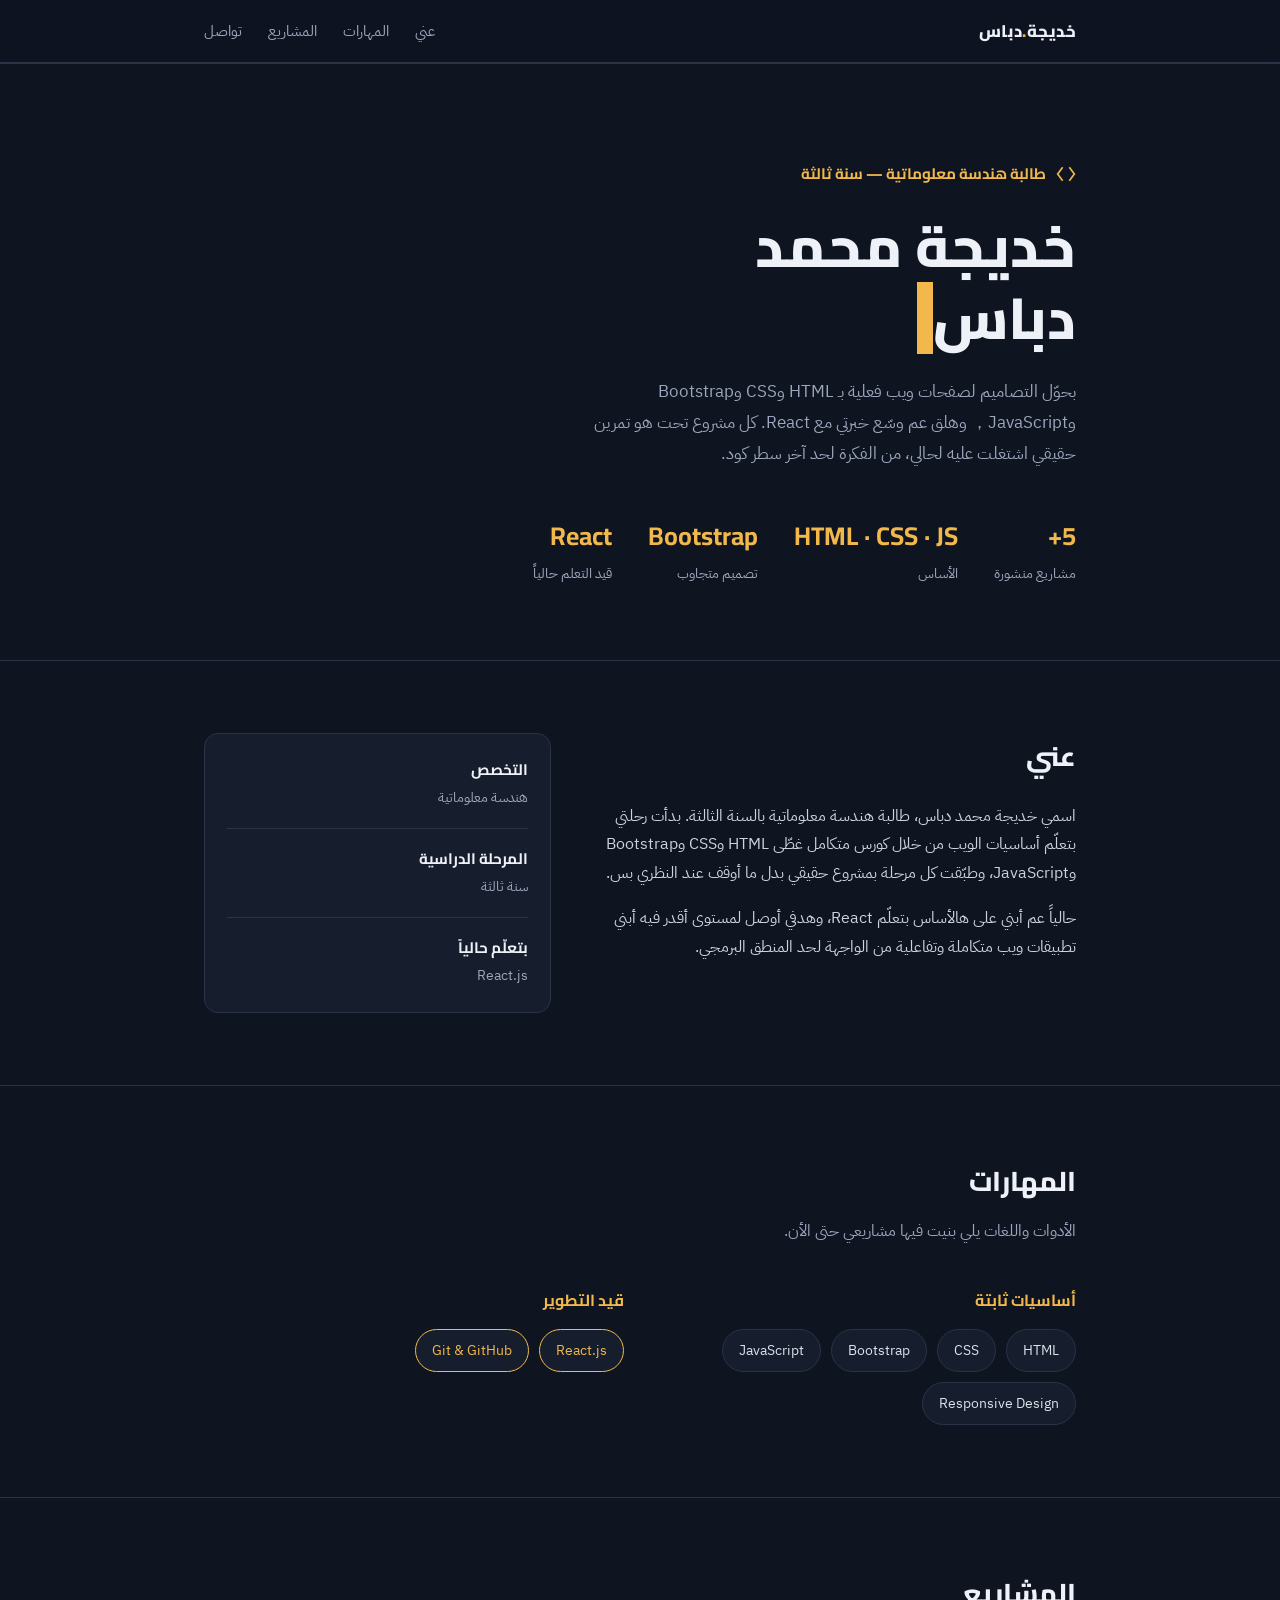
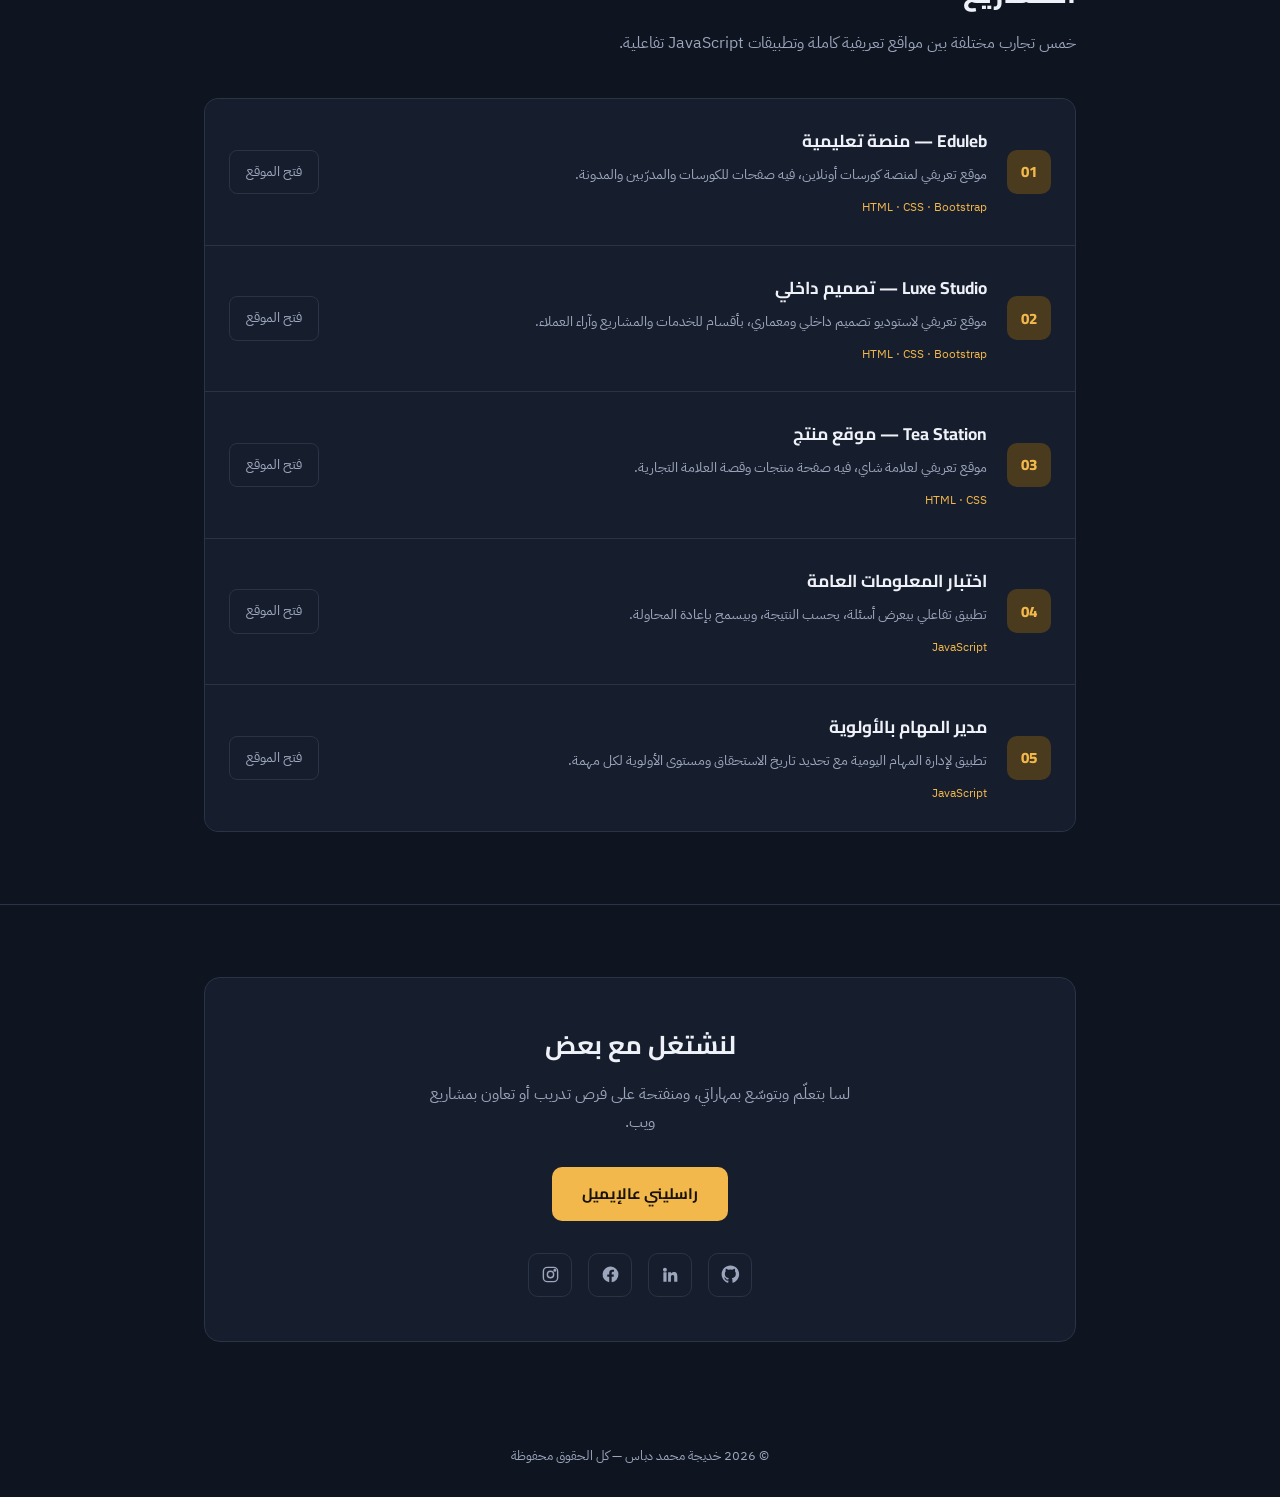
<file: index.html>
<!DOCTYPE html>
<html lang="ar" dir="rtl">
<head>
<meta charset="UTF-8">
<meta name="viewport" content="width=device-width, initial-scale=1.0">
<title>خديجة محمد دباس — مطوّرة واجهات ويب</title>
<link rel="preconnect" href="https://fonts.googleapis.com">
<link rel="preconnect" href="https://fonts.gstatic.com" crossorigin>
<link href="https://fonts.googleapis.com/css2?family=Cairo:wght@500;700;800&family=IBM+Plex+Sans+Arabic:wght@300;400;500;600&display=swap" rel="stylesheet">
<style>
  :root{
    --bg:#0E1420;
    --panel:#161D2C;
    --panel-soft:#1B2434;
    --line:#2A3446;
    --text:#EEF1F7;
    --muted:#9CA6BC;
    --accent:#F2B84B;
    --accent-soft:#4A3A1E;
  }
  *{box-sizing:border-box; margin:0; padding:0;}
  html{scroll-behavior:smooth;}
  body{
    background:var(--bg);
    color:var(--text);
    font-family:'IBM Plex Sans Arabic', sans-serif;
    line-height:1.8;
    overflow-x:hidden;
  }
  h1,h2,h3,.brand{ font-family:'Cairo', sans-serif; }
  a{ color:inherit; text-decoration:none; }
  img{ max-width:100%; display:block; }

  .wrap{ max-width:920px; margin:0 auto; padding:0 24px; }

  /* ===== Nav ===== */
  header{
    position:sticky; top:0; z-index:50;
    background:rgba(14,20,32,.88);
    backdrop-filter:blur(10px);
    border-bottom:1px solid var(--line);
  }
  header .wrap{ display:flex; align-items:center; justify-content:space-between; padding:16px 24px; }
  .brand{ font-weight:800; font-size:1.05rem; letter-spacing:.3px; }
  .brand span{ color:var(--accent); }
  nav ul{ list-style:none; display:flex; gap:26px; }
  nav a{ font-size:.92rem; color:var(--muted); transition:color .2s; }
  nav a:hover{ color:var(--text); }
  .nav-toggle{ display:none; }

  /* ===== Hero ===== */
  .hero{ padding:96px 0 72px; position:relative; }
  .hero .eyebrow-mark{
    display:inline-flex; align-items:center; gap:10px;
    color:var(--accent); font-family:'Cairo',sans-serif; font-weight:700; font-size:.95rem;
    margin-bottom:22px;
  }
  .hero .eyebrow-mark svg{ width:20px; height:20px; }
  .hero h1{
    font-size:clamp(2.3rem, 6vw, 3.6rem);
    font-weight:800; line-height:1.25; max-width:14ch;
  }
  .hero h1 .cursor{
    display:inline-block; width:.5ch; background:var(--accent);
    animation:blink 1s steps(1) infinite;
  }
  @keyframes blink{ 50%{ opacity:0; } }
  .hero p.lead{
    margin-top:22px; color:var(--muted); font-size:1.08rem; max-width:52ch;
  }
  .hero .stat-row{
    display:flex; gap:36px; margin-top:44px; flex-wrap:wrap;
  }
  .stat b{ display:block; font-family:'Cairo',sans-serif; font-size:1.6rem; color:var(--accent); }
  .stat span{ color:var(--muted); font-size:.88rem; }

  /* ===== Section shared ===== */
  section{ padding:72px 0; border-top:1px solid var(--line); }
  .section-head{ margin-bottom:40px; max-width:60ch; }
  .section-head h2{ font-size:1.7rem; font-weight:800; }
  .section-head p{ color:var(--muted); margin-top:10px; }

  /* ===== About ===== */
  .about-grid{ display:grid; grid-template-columns:1.4fr 1fr; gap:40px; align-items:start; }
  .about-grid p{ color:#CBD2E1; }
  .about-grid p + p{ margin-top:16px; }
  .fact-card{
    background:var(--panel); border:1px solid var(--line); border-radius:14px; padding:22px;
  }
  .fact-card div + div{ margin-top:16px; padding-top:16px; border-top:1px solid var(--line); }
  .fact-card b{ font-family:'Cairo',sans-serif; display:block; font-size:.95rem; }
  .fact-card span{ color:var(--muted); font-size:.85rem; }

  /* ===== Skills ===== */
  .skill-cols{ display:grid; grid-template-columns:1fr 1fr; gap:32px; }
  .skill-cols h3{ font-size:1rem; margin-bottom:14px; color:var(--accent); }
  .chip-row{ display:flex; flex-wrap:wrap; gap:10px; }
  .chip{
    border:1px solid var(--line); background:var(--panel);
    padding:8px 16px; border-radius:999px; font-size:.88rem; color:#DCE1EC;
  }
  .chip.learning{ border-color:var(--accent); color:var(--accent); }

  /* ===== Projects ===== */
  .proj-list{ display:flex; flex-direction:column; gap:1px; background:var(--line); border:1px solid var(--line); border-radius:14px; overflow:hidden; }
  .proj{
    background:var(--panel); padding:26px 24px; display:grid;
    grid-template-columns:auto 1fr auto; gap:20px; align-items:center;
    transition:background .2s;
  }
  .proj:hover{ background:var(--panel-soft); }
  .proj .tag{
    width:44px; height:44px; border-radius:10px; background:var(--accent-soft);
    color:var(--accent); display:flex; align-items:center; justify-content:center;
    font-family:'Cairo',sans-serif; font-weight:800; font-size:.95rem; flex-shrink:0;
  }
  .proj h3{ font-size:1.08rem; margin-bottom:6px; }
  .proj p{ color:var(--muted); font-size:.9rem; }
  .proj .stack{ color:var(--accent); font-size:.78rem; margin-top:8px; }
  .proj a.visit{
    border:1px solid var(--line); border-radius:8px; padding:9px 16px; font-size:.85rem;
    white-space:nowrap; transition:border-color .2s, color .2s; color:var(--muted);
  }
  .proj a.visit:hover{ border-color:var(--accent); color:var(--accent); }

  /* ===== Contact ===== */
  .contact-box{
    background:var(--panel); border:1px solid var(--line); border-radius:16px;
    padding:44px 32px; text-align:center;
  }
  .contact-box h2{ font-size:1.6rem; margin-bottom:12px; }
  .contact-box p{ color:var(--muted); max-width:44ch; margin:0 auto 30px; }
  .contact-box .email-btn{
    display:inline-block; background:var(--accent); color:#1a1206; font-weight:700;
    padding:13px 30px; border-radius:10px; font-family:'Cairo',sans-serif; font-size:.95rem;
  }
  .social-row{
    display:flex; justify-content:center; gap:16px; margin-top:32px; flex-wrap:wrap;
  }
  .social-row a{
    width:44px; height:44px; border:1px solid var(--line); border-radius:10px;
    display:flex; align-items:center; justify-content:center; color:var(--muted);
    transition:all .2s;
  }
  .social-row a:hover{ border-color:var(--accent); color:var(--accent); transform:translateY(-2px); }
  .social-row svg{ width:19px; height:19px; }

  footer{ padding:30px 0; text-align:center; color:var(--muted); font-size:.82rem; }

  @media (max-width:720px){
    nav{ display:none; }
    .about-grid{ grid-template-columns:1fr; }
    .skill-cols{ grid-template-columns:1fr; }
    .proj{ grid-template-columns:auto 1fr; }
    .proj a.visit{ grid-column:1 / -1; text-align:center; }
    .hero{ padding:64px 0 48px; }
  }
</style>
</head>
<body>

<header>
  <div class="wrap">
    <div class="brand">خديجة<span>.</span>دباس</div>
    <nav>
      <ul>
        <li><a href="#about">عني</a></li>
        <li><a href="#skills">المهارات</a></li>
        <li><a href="#projects">المشاريع</a></li>
        <li><a href="#contact">تواصل</a></li>
      </ul>
    </nav>
  </div>
</header>

<main>
  <section class="hero">
    <div class="wrap">
      <div class="eyebrow-mark">
        <svg viewBox="0 0 24 24" fill="none" stroke="currentColor" stroke-width="2"><path d="M8 4l-6 8 6 8M16 4l6 8-6 8"/>
        </svg>
        طالبة هندسة معلوماتية — سنة ثالثة
      </div>
      <h1 id="typed-heading"></h1>
      <p class="lead">
        بحوّل التصاميم لصفحات ويب فعلية بـ HTML وCSS وBootstrap وJavaScript，
        وهلق عم وسّع خبرتي مع React. كل مشروع تحت هو تمرين حقيقي
        اشتغلت عليه لحالي، من الفكرة لحد آخر سطر كود.
      </p>
      <div class="stat-row">
        <div class="stat"><b>5+</b><span>مشاريع منشورة</span></div>
        <div class="stat"><b>HTML · CSS · JS</b><span>الأساس</span></div>
        <div class="stat"><b>Bootstrap</b><span>تصميم متجاوب</span></div>
        <div class="stat"><b>React</b><span>قيد التعلم حالياً</span></div>
      </div>
    </div>
  </section>

  <section id="about">
    <div class="wrap about-grid">
      <div>
        <div class="section-head" style="margin-bottom:20px;">
          <h2>عني</h2>
        </div>
        <p>
          اسمي خديجة محمد دباس، طالبة هندسة معلوماتية بالسنة الثالثة.
          بدأت رحلتي بتعلّم أساسيات الويب من خلال كورس متكامل غطّى
          HTML وCSS وBootstrap وJavaScript، وطبّقت كل مرحلة بمشروع
          حقيقي بدل ما أوقف عند النظري بس.
        </p>
        <p>
          حالياً عم أبني على هالأساس بتعلّم React، وهدفي أوصل لمستوى
          أقدر فيه أبني تطبيقات ويب متكاملة وتفاعلية من الواجهة لحد
          المنطق البرمجي.
        </p>
      </div>
      <div class="fact-card">
        <div>
          <b>التخصص</b>
          <span>هندسة معلوماتية</span>
        </div>
        <div>
          <b>المرحلة الدراسية</b>
          <span>سنة ثالثة</span>
        </div>
        <div>
          <b>بتعلّم حالياً</b>
          <span>React.js</span>
        </div>
      </div>
    </div>
  </section>

  <section id="skills">
    <div class="wrap">
      <div class="section-head">
        <h2>المهارات</h2>
        <p>الأدوات واللغات يلي بنيت فيها مشاريعي حتى الأن.</p>
      </div>
      <div class="skill-cols">
        <div>
          <h3>أساسيات ثابتة</h3>
          <div class="chip-row">
            <span class="chip">HTML</span>
            <span class="chip">CSS</span>
            <span class="chip">Bootstrap</span>
            <span class="chip">JavaScript</span>
            <span class="chip">Responsive Design</span>
          </div>
        </div>
        <div>
          <h3>قيد التطوير</h3>
          <div class="chip-row">
            <span class="chip learning">React.js</span>
            <span class="chip learning">Git & GitHub</span>
          </div>
        </div>
      </div>
    </div>
  </section>

  <section id="projects">
    <div class="wrap">
      <div class="section-head">
        <h2>المشاريع</h2>
        <p>خمس تجارب مختلفة بين مواقع تعريفية كاملة وتطبيقات JavaScript تفاعلية.</p>
      </div>
      <div class="proj-list">

        <div class="proj">
          <div class="tag">01</div>
          <div>
            <h3>Eduleb — منصة تعليمية</h3>
            <p>موقع تعريفي لمنصة كورسات أونلاين، فيه صفحات للكورسات والمدرّبين والمدونة.</p>
            <div class="stack">HTML · CSS · Bootstrap</div>
          </div>
          <a class="visit" href="https://earnest-arithmetic-5ac36b.netlify.app" target="_blank" rel="noopener">فتح الموقع</a>
        </div>

        <div class="proj">
          <div class="tag">02</div>
          <div>
            <h3>Luxe Studio — تصميم داخلي</h3>
            <p>موقع تعريفي لاستوديو تصميم داخلي ومعماري، بأقسام للخدمات والمشاريع وآراء العملاء.</p>
            <div class="stack">HTML · CSS · Bootstrap</div>
          </div>
          <a class="visit" href="https://reliable-trifle-1ada35.netlify.app" target="_blank" rel="noopener">فتح الموقع</a>
        </div>

        <div class="proj">
          <div class="tag">03</div>
          <div>
            <h3>Tea Station — موقع منتج</h3>
            <p>موقع تعريفي لعلامة شاي، فيه صفحة منتجات وقصة العلامة التجارية.</p>
            <div class="stack">HTML · CSS</div>
          </div>
          <a class="visit" href="https://fantastic-tulumba-18a578.netlify.app" target="_blank" rel="noopener">فتح الموقع</a>
        </div>

        <div class="proj">
          <div class="tag">04</div>
          <div>
            <h3>اختبار المعلومات العامة</h3>
            <p>تطبيق تفاعلي بيعرض أسئلة، يحسب النتيجة، وبيسمح بإعادة المحاولة.</p>
            <div class="stack">JavaScript</div>
          </div>
          <a class="visit" href="https://candid-narwhal-3e56f4.netlify.app" target="_blank" rel="noopener">فتح الموقع</a>
        </div>

        <div class="proj">
          <div class="tag">05</div>
          <div>
            <h3>مدير المهام بالأولوية</h3>
            <p>تطبيق لإدارة المهام اليومية مع تحديد تاريخ الاستحقاق ومستوى الأولوية لكل مهمة.</p>
            <div class="stack">JavaScript</div>
          </div>
          <a class="visit" href="https://magical-gingersnap-2f9aa5.netlify.app" target="_blank" rel="noopener">فتح الموقع</a>
        </div>

      </div>
    </div>
  </section>

  <section id="contact">
    <div class="wrap">
      <div class="contact-box">
        <h2>لنشتغل مع بعض</h2>
        <p>لسا بتعلّم وبتوسّع بمهاراتي، ومنفتحة على فرص تدريب أو تعاون بمشاريع ويب.</p>
        <a class="email-btn" href="mailto:ase100005.kh@gmail.com">راسليني عالإيميل</a>

        <div class="social-row">
          <a href="https://github.com/khadijaco" target="_blank" rel="noopener" aria-label="GitHub">
            <svg viewBox="0 0 24 24" fill="currentColor"><path d="M12 .5C5.7.5.8 5.4.8 11.7c0 5 3.2 9.2 7.7 10.7.6.1.8-.2.8-.6v-2.2c-3.1.7-3.8-1.3-3.8-1.3-.5-1.3-1.2-1.7-1.2-1.7-1-.7.1-.7.1-.7 1.1.1 1.7 1.1 1.7 1.1 1 1.7 2.6 1.2 3.2.9.1-.7.4-1.2.7-1.5-2.5-.3-5.1-1.2-5.1-5.5 0-1.2.4-2.2 1.1-3-.1-.3-.5-1.4.1-3 0 0 .9-.3 3 1.1a10.4 10.4 0 0 1 5.4 0c2.1-1.4 3-1.1 3-1.1.6 1.6.2 2.7.1 3 .7.8 1.1 1.8 1.1 3 0 4.3-2.6 5.2-5.1 5.5.4.4.8 1.1.8 2.2v3.3c0 .4.2.7.8.6 4.5-1.5 7.7-5.7 7.7-10.7C23.2 5.4 18.3.5 12 .5z"/></svg>
          </a>
          <a href="https://www.linkedin.com/in/خديجه-دباس-333727260" target="_blank" rel="noopener" aria-label="LinkedIn">
            <svg viewBox="0 0 24 24" fill="currentColor"><path d="M4.98 3.5a2.5 2.5 0 1 1 0 5 2.5 2.5 0 0 1 0-5zM3 9h4v12H3zM9 9h3.6v1.7h.05c.5-.9 1.7-1.9 3.5-1.9 3.8 0 4.5 2.4 4.5 5.6V21h-4v-5.4c0-1.3 0-3-1.9-3s-2.2 1.4-2.2 2.9V21H9z"/></svg>
          </a>
          <a href="https://www.facebook.com/share/19feYV2wWF/" target="_blank" rel="noopener" aria-label="Facebook">
            <svg viewBox="0 0 24 24" fill="currentColor"><path d="M22 12a10 10 0 1 0-11.6 9.9v-7H7.9V12h2.5V9.8c0-2.5 1.5-3.9 3.8-3.9 1.1 0 2.2.2 2.2.2v2.5h-1.3c-1.2 0-1.6.8-1.6 1.6V12h2.8l-.4 2.9h-2.4v7A10 10 0 0 0 22 12z"/></svg>
          </a>
          <a href="https://www.instagram.com/jojo___da__" target="_blank" rel="noopener" aria-label="Instagram">
            <svg viewBox="0 0 24 24" fill="none" stroke="currentColor" stroke-width="1.8"><rect x="3" y="3" width="18" height="18" rx="5"/><circle cx="12" cy="12" r="4"/><circle cx="17.5" cy="6.5" r="1"/></svg>
          </a>
        </div>
      </div>
    </div>
  </section>
</main>

<footer>
  <div class="wrap">© 2026 خديجة محمد دباس — كل الحقوق محفوظة</div>
</footer>

<script>
  const text = "خديجة محمد دباس";
  const el = document.getElementById('typed-heading');
  let i = 0;
  function type(){
    if(i <= text.length){
      el.innerHTML = text.slice(0,i) + '<span class="cursor">&nbsp;</span>';
      i++;
      setTimeout(type, 90);
    } else {
      el.innerHTML = text + '<span class="cursor">&nbsp;</span>';
    }
  }
  type();
</script>

</body>
</html>
</file>
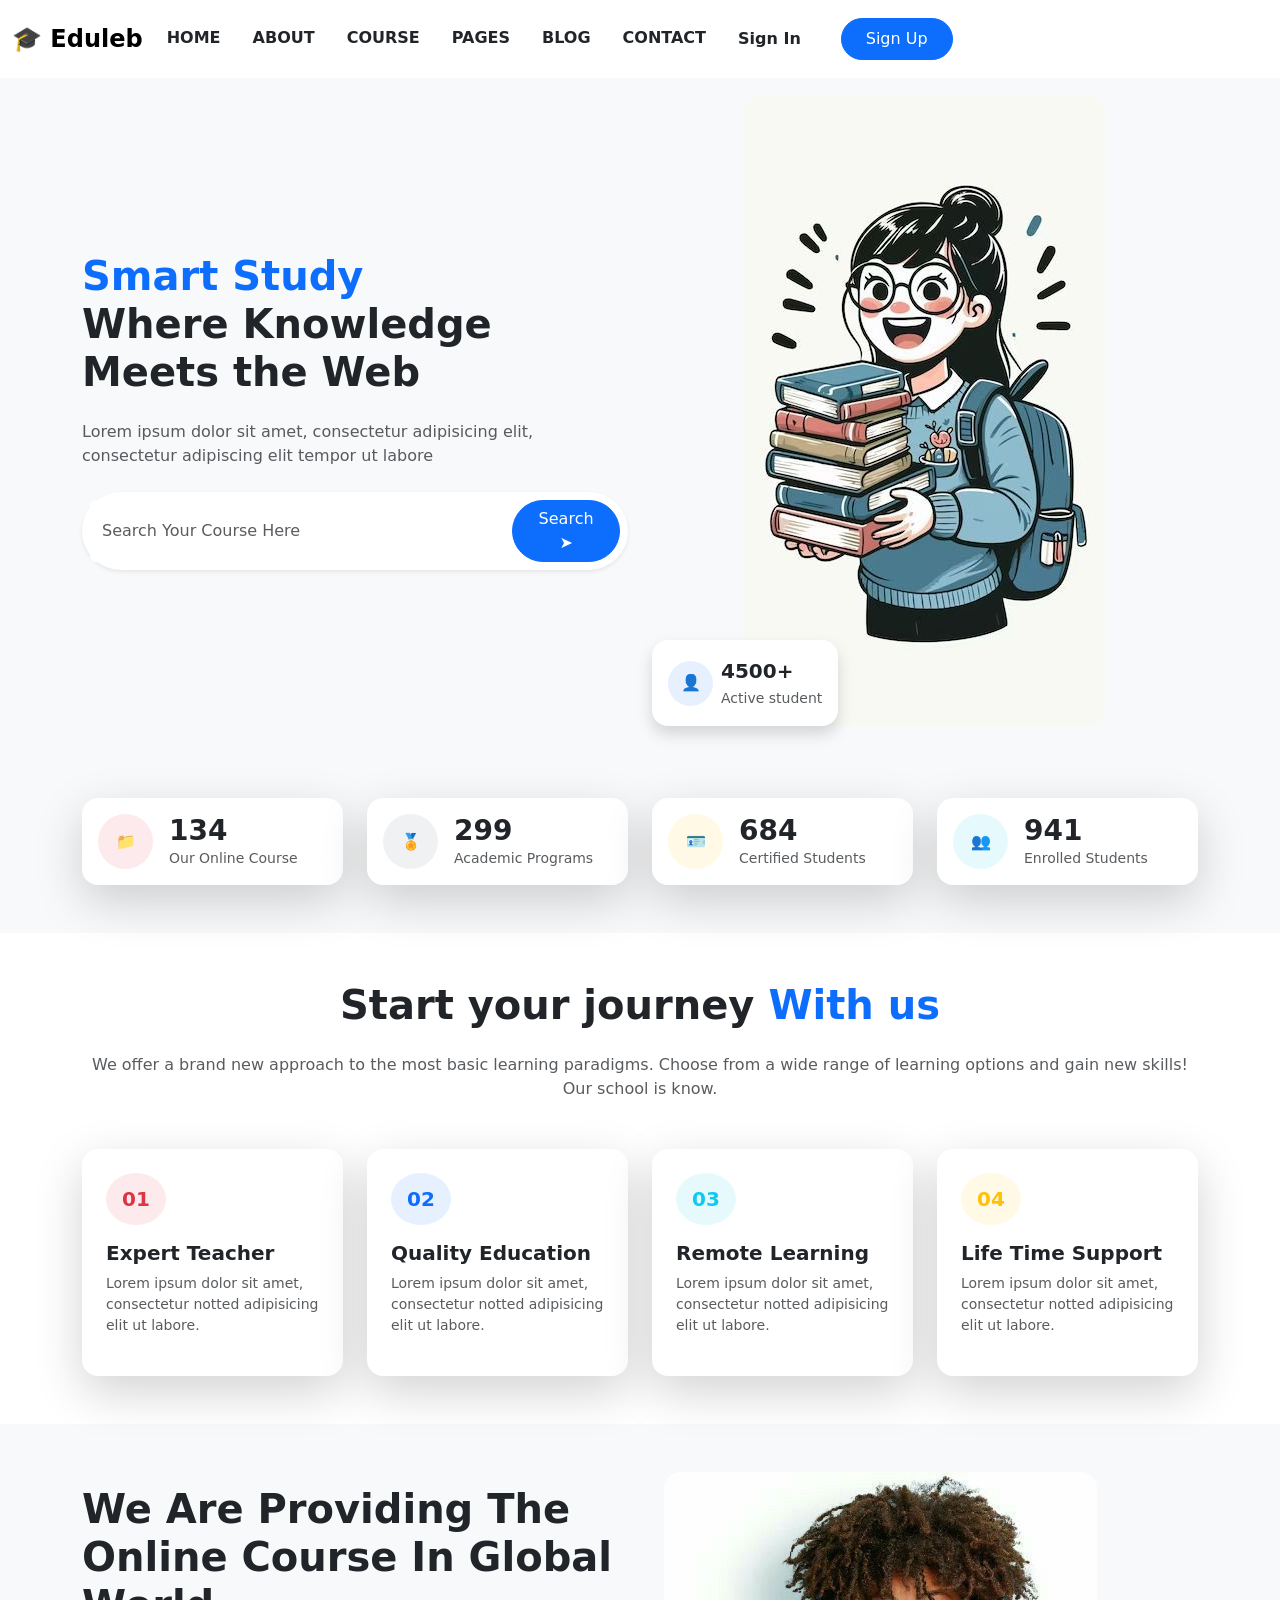
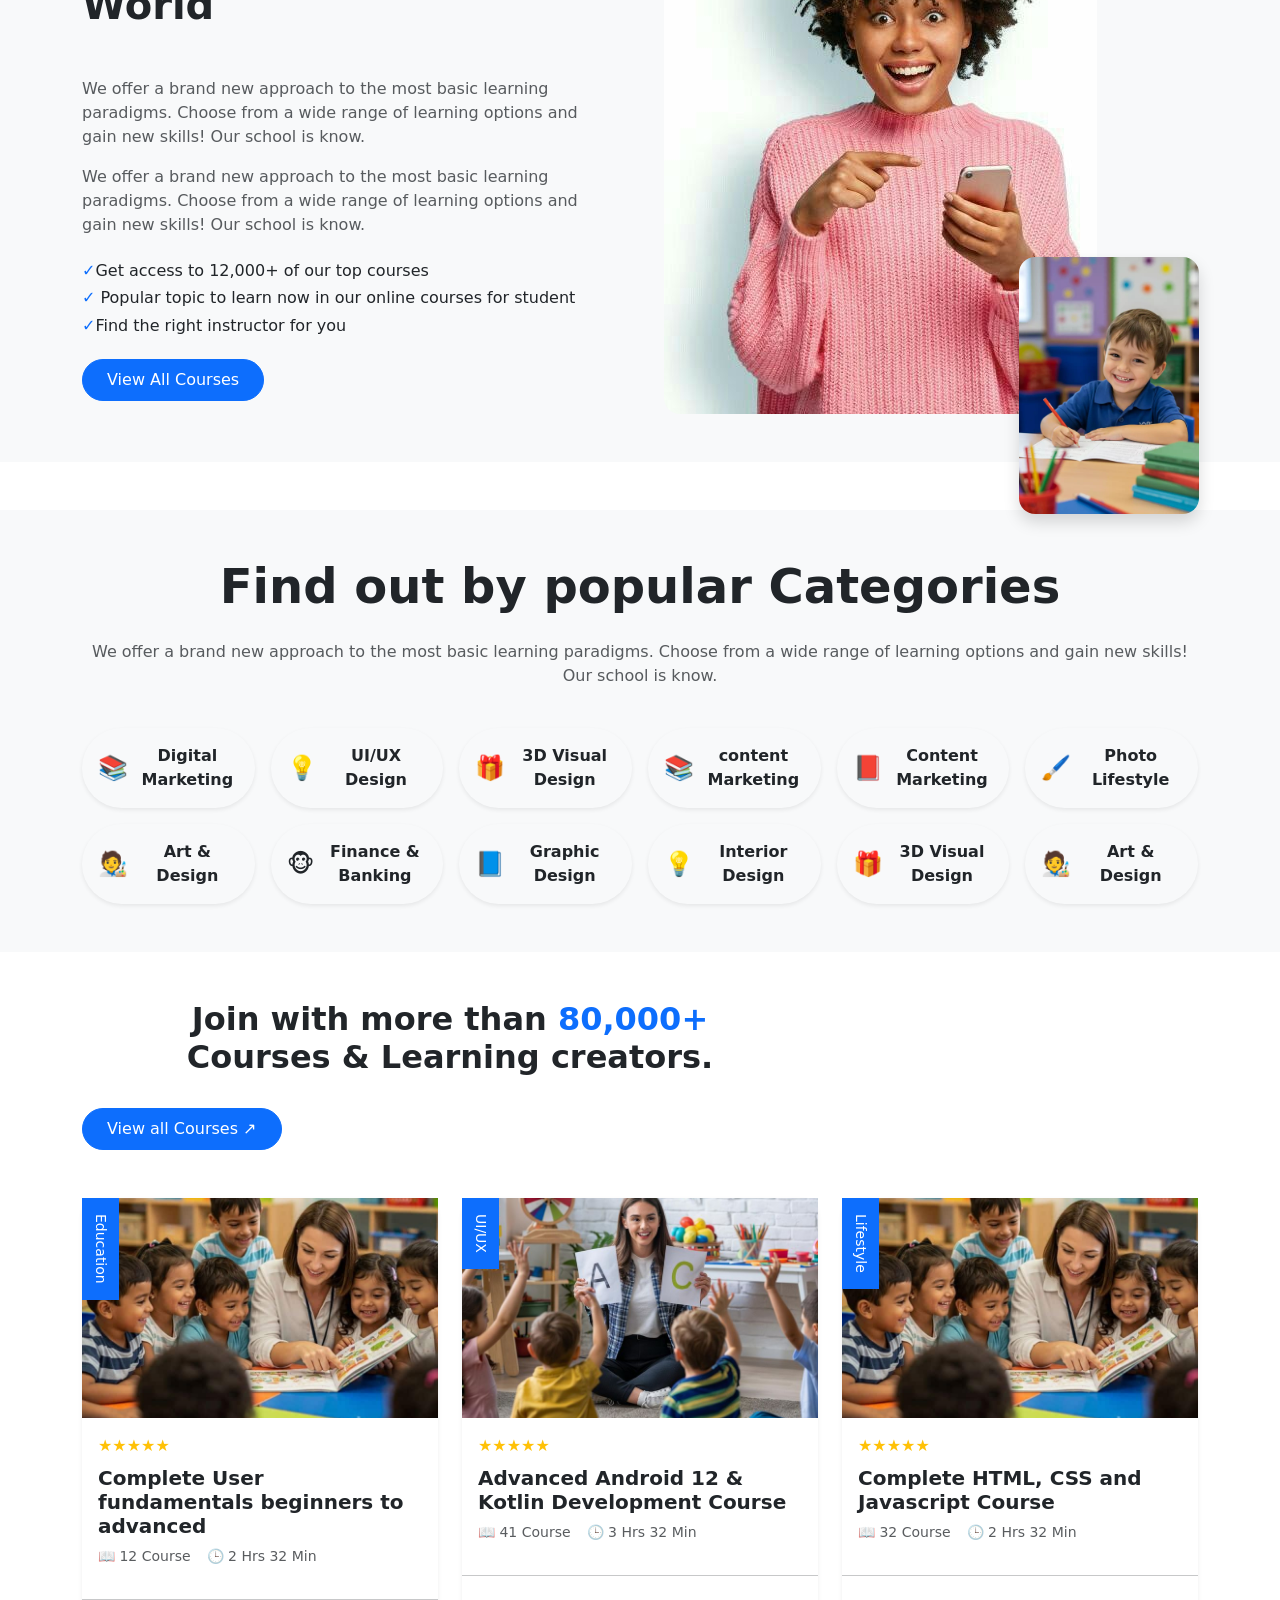
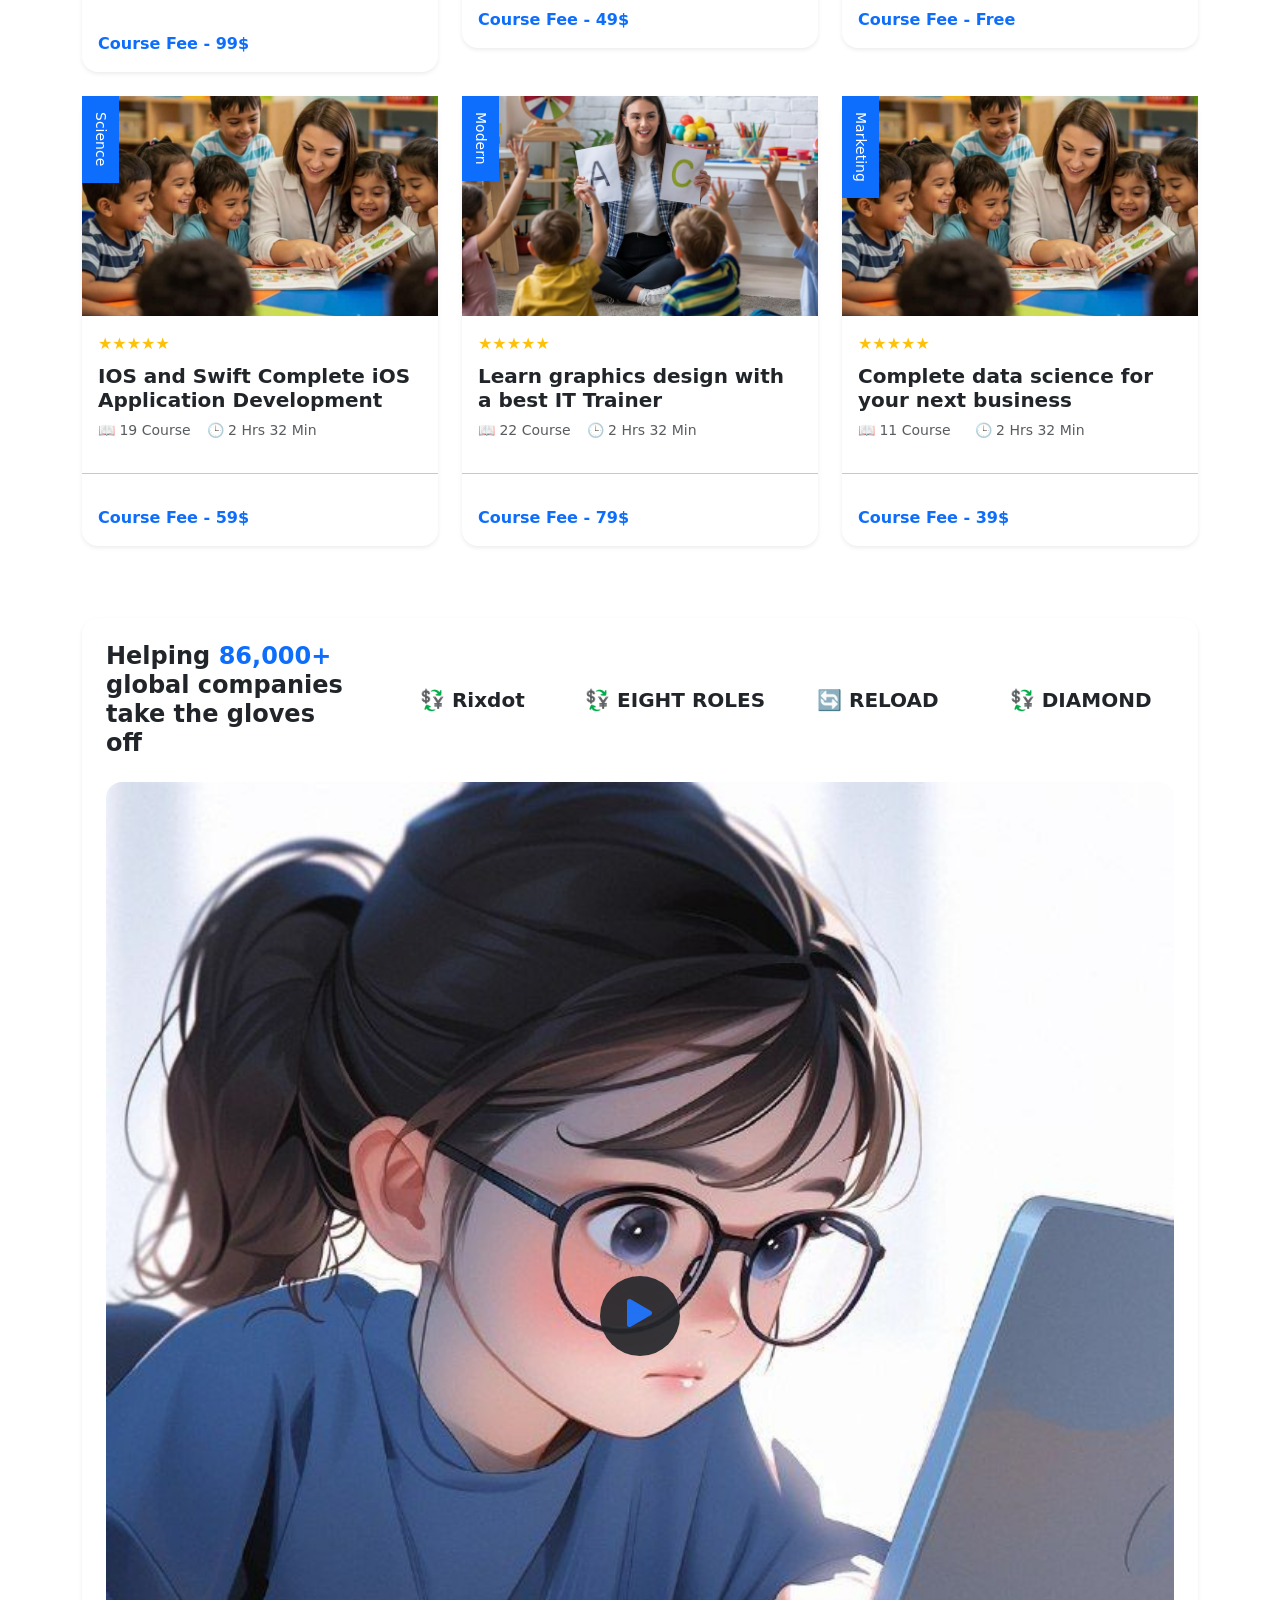
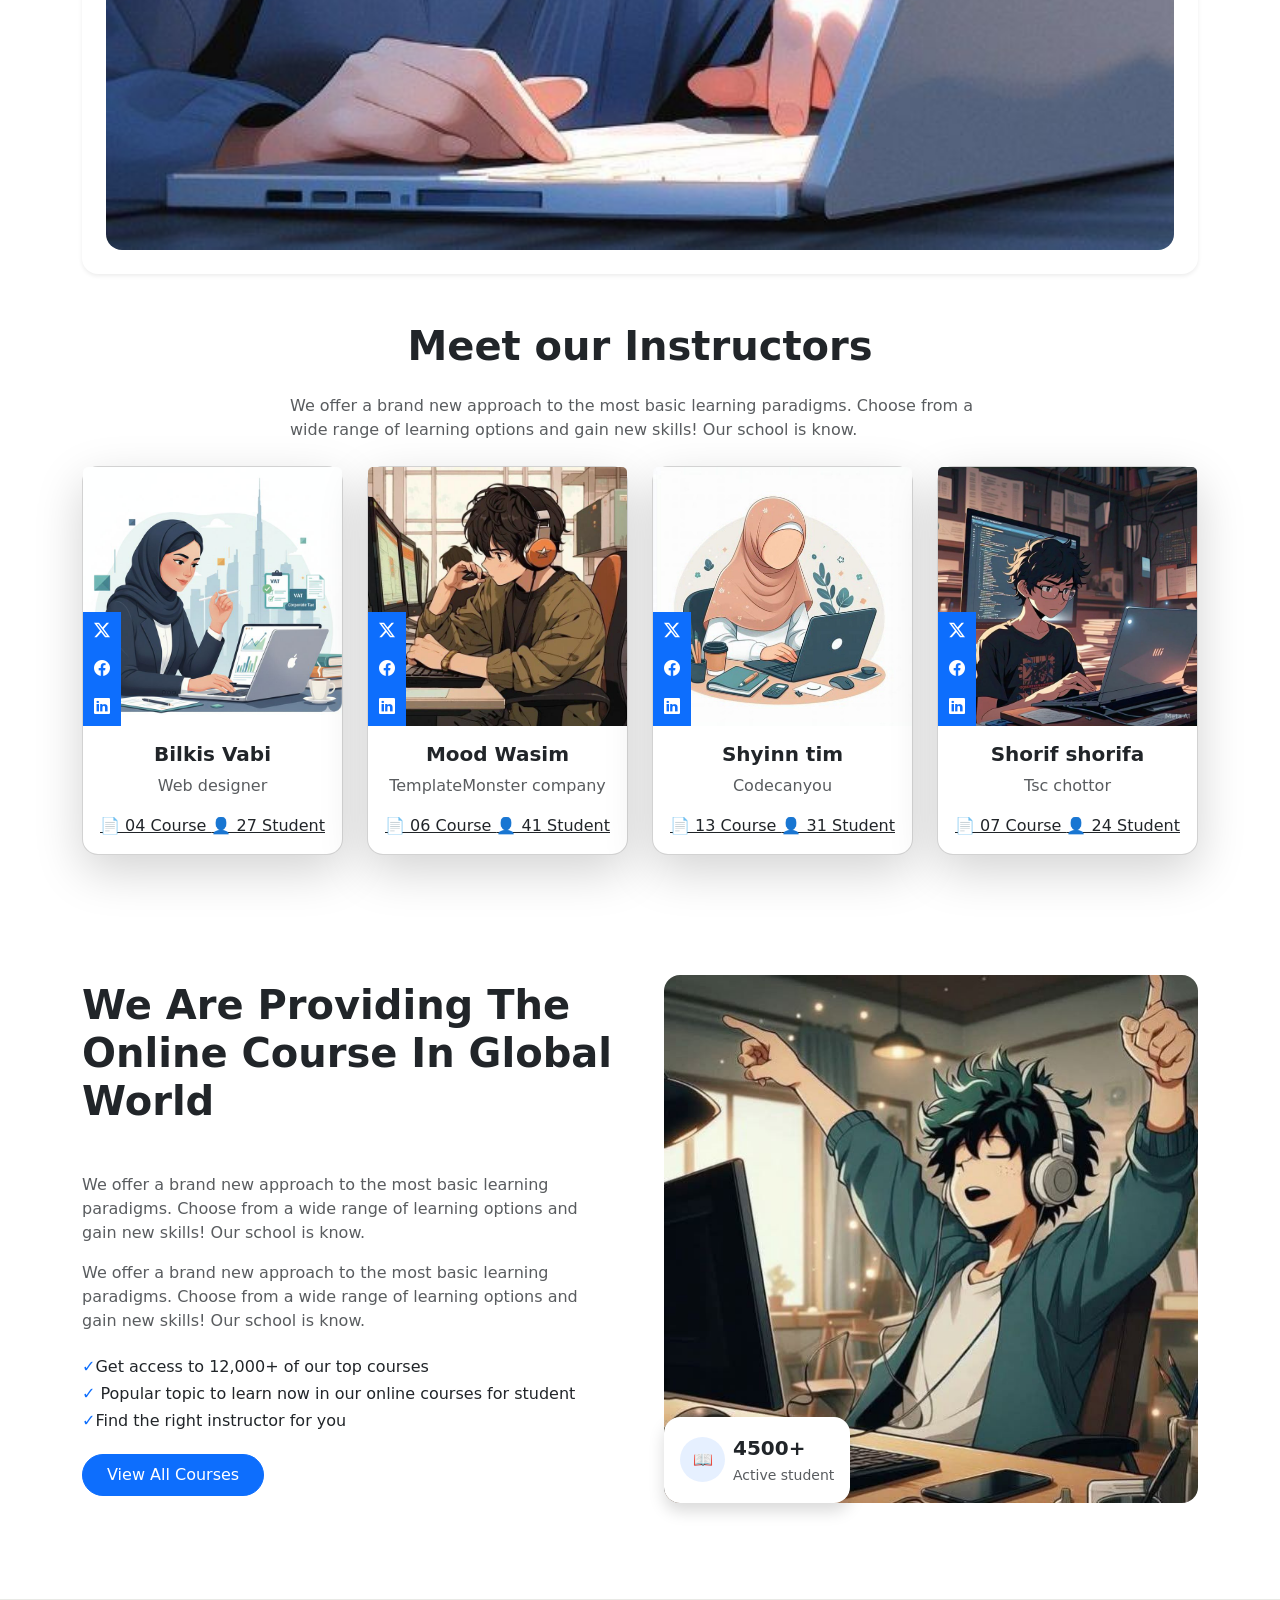
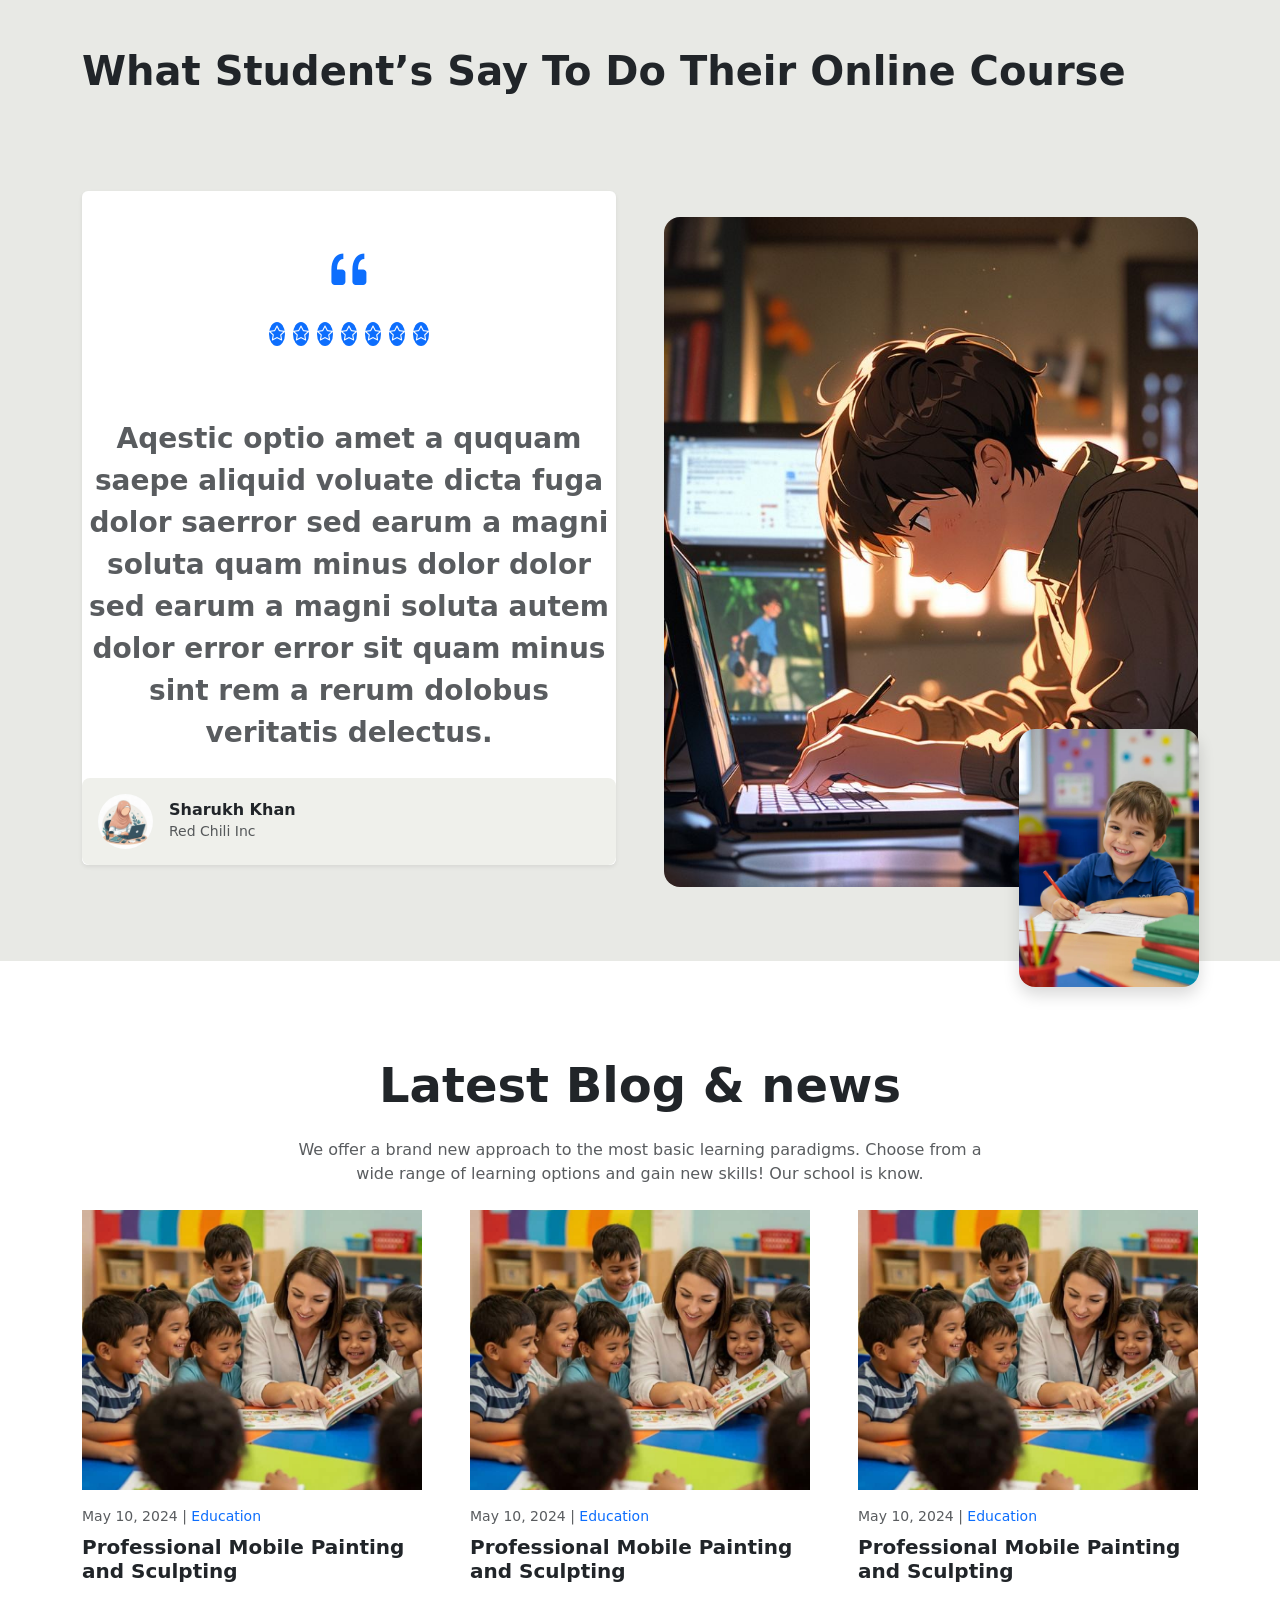
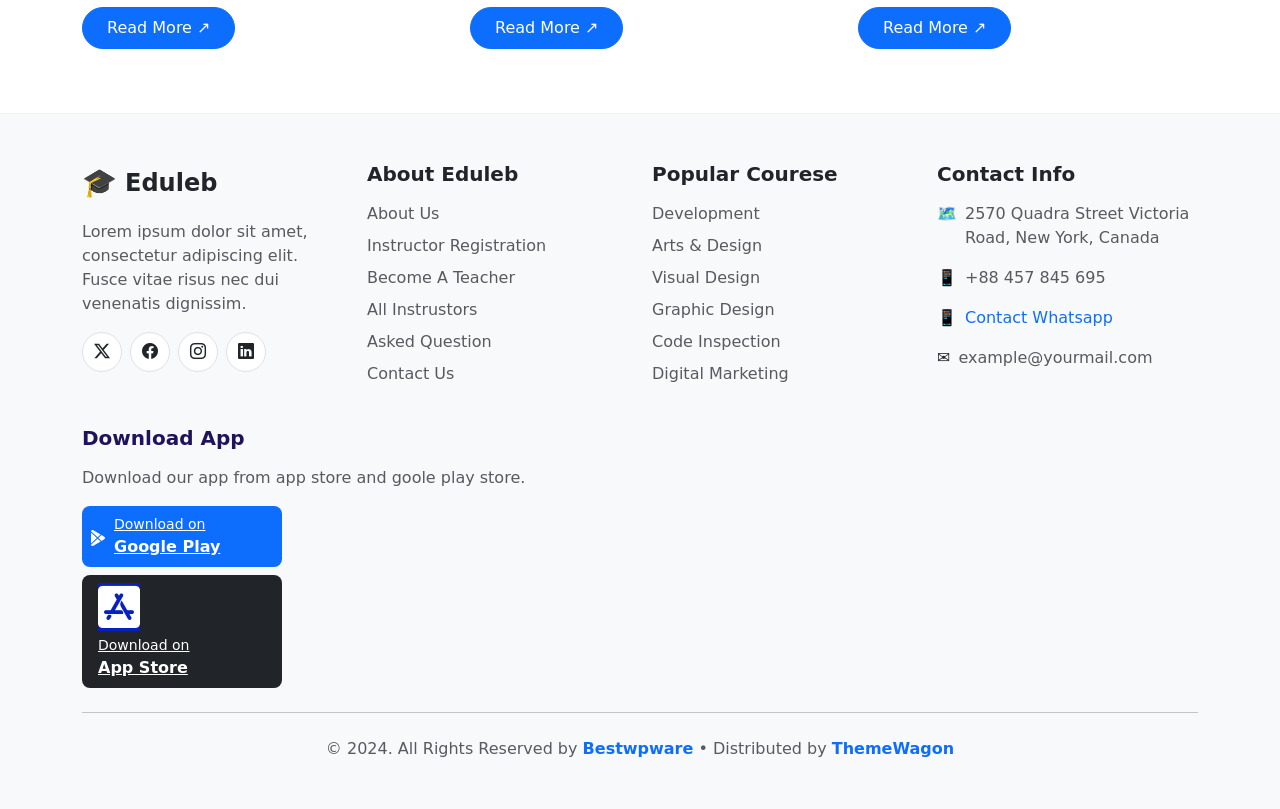
<file: projecter/index.html>
<!doctype html>
<html lang="ar" dir="">
  <head>
    <meta charset="UTF-8" />
    <meta name="viewport" content="width=device-width, initial-scale=1.0" />
    <title></title>

    <link
      rel="stylesheet"
      href="	https://cdn.jsdelivr.net/npm/bootstrap@5.2.3/dist/css/bootstrap.min.css"
    />
    <!--     رابظ ايقوناتت -->
    <link
      rel="stylesheet"
      href="https://cdn.jsdelivr.net/npm/bootstrap-icons@1.13.1/font/bootstrap-icons.min.css"
    />
<!-- ربط مكتبة FontAwesome (للأيقونات الاحترافية مثل أبل) -->
<link rel="stylesheet" href="https://cdnjs.cloudflare.com/ajax/libs/font-awesome/6.5.1/css/all.min.css">
    <!-- اخر درس   ولايقونات        -->
    <link
      rel="stylesheet"
      href="https://cdn.jsdelivr.net/npm/bootstrap-icons@1.13.1/font/bootstrap-icons.min.css"
    />
    <!--عشاان الخطوط تحت راوابط تأكد من هذا الرابط -->
    <link
      href="https://cdn.jsdelivr.net/npm/bootstrap@5.3.0/dist/css/bootstrap.min.css"
      rel="stylesheet"
    />

    <style>
      .hover-scale {
        transition: transform 0.4s ease;
      }
      .hover-scale:hover {
        transform: scale(1.08);
      }
     
      .btn-hover-red:hover {
        background-color: rgb(160, 92, 92) !important;
      }
    </style>
  </head>
  <body>
    <div class="navbar navbar-expand-lg bg-white py-3 fixed-top">
      <div class="container-fluid">
        <a class="navbar-brand fw-bold fs-4" href="#">🎓 Eduleb</a>
        <button
          class="navbar-toggler"
          type="button"
          data-bs-toggle="offcanvas"
          data-bs-target="#offcanvasExample"
          data-bs-content="offcanvasExample"
        >
          <span class="navbar-toggler-icon"></span>
        </button>

        <div
          class="offcanvas offcanvas-end bg-dark text-white"
          tabindex="-1"
          id="offcanvasExample"
          data-bs-scroll="true"
          data-bs-backdrop="false"
        >
          <div class="offcanvas-header">
            <h5 class="offcanvas-title">menu</h5>
            <button
              type="button"
              class="btn-close"
              data-bs-dismiss="offcanvas"
            ></button>
          </div>
          <div class="offcanvas-body bg-white">
            <ul class="navbar-nav gap-3">
              <li class="nav-item">
                <a class="nav-link fw-semibold text-dark" href="./index.html">HOME</a>
              </li>
              <li class="nav-item">
                <a class="nav-link fw-semibold text-dark" href="./abut.html">ABOUT</a>
              </li>
              <li class="nav-item">
                <a class="nav-link fw-semibold text-dark" href="./course.html">COURSE</a>
              </li>
              <li class="nav-item">
                <a class="nav-link fw-semibold text-dark" href="./pages.html">PAGES</a>
              </li>
              <li class="nav-item">
                <a class="nav-link fw-semibold text-dark" href="./blog.html">BLOG</a>
              </li>
              <li class="nav-item">
                <a class="nav-link fw-semibold text-dark" href="./acont.html">CONTACT</a>
              </li>
            </ul>
            <div class="d-none d-lg-flex align-items-center gap-3">
              <a
                href="#"
                class="fw-semibold text-dark text-decoration-none px-4 py-2"
                >Sign In</a
              >
              <a href="./acont.html" class="btn btn-primary rounded-pill px-4 py-2"
                >Sign Up</a
              >
            </div>
          </div>
        </div>
      </div>
    </div>

    <!-- =================================== -->

    <div class="py-5 bg-light mt-5">
      <div class="container">
        <div class="row align-items-center">
          <div class="col-md-6">
            <h1 class="fw-bold">
              <span class="text-primary">Smart Study</span>
              <br />
              Where Knowledge Meets the Web
            </h1>
            <p class="text-muted my-4">
              Lorem ipsum dolor sit amet, consectetur adipisicing elit,
              consectetur adipiscing elit tempor ut labore
            </p>
            <div class="d-flex bg-white rounded-pill shadow-sm p-2">
              <input
                type="text"
                class="form-control border-0"
                placeholder="Search Your Course Here"
              />
              <button class="btn btn-primary rounded-pill px-4">
                Search ➤
              </button>
            </div>
          </div>

          <div class="col-md-6 d-none d-md-block">
            <div class="position-relative text-center">
              <img src="./1.jpg" class="img-fluid rounded-4" alt="Student" />

              <div
                class="position-absolute bottom-0 start-0 bg-white rounded-4 shadow p-3 d-flex align-items-center gap-2 hover-scale"
              >
                <div
                  class="bg-primary bg-opacity-10 text-primary rounded-circle d-flex align-items-center justify-content-center"
                  style="width: 45px; height: 45px"
                >
                  👤
                </div>
                <div class="text-start">
                  <div class="d-block fs-5 fw-bold">4500+</div>
                  <small class="text-muted">Active student</small>
                </div>
              </div>
            </div>
          </div>
        </div>
        <div class="row g-4 mt-5">
          <div class="col-md-3">
            <div
              class="bg-white rounded-4 shadow-lg p-3 d-flex align-items-center gap-3 h-100 hover-scale"
            >
              <div
                class="bg-danger bg-opacity-10 text-danger rounded-circle d-flex align-items-center justify-content-center"
                style="width: 55px; height: 55px"
              >
                📁
              </div>
              <div>
                <h3 class="fw-bold mb-0">134</h3>
                <p class="text-muted mb-0 small">Our Online Course</p>
              </div>
            </div>
          </div>
          <div class="col-md-3">
            <div
              class="bg-white rounded-4 shadow-lg p-3 d-flex align-items-center gap-3 h-100 hover-scale"
            >
              <div
                class="bg-secondary bg-opacity-10 rounded-circle d-flex align-items-center justify-content-center"
                style="width: 55px; height: 55px"
              >
                🏅
              </div>
              <div>
                <h3 class="fw-bold mb-0">299</h3>
                <p class="text-muted mb-0 small">Academic Programs</p>
              </div>
            </div>
          </div>
          <div class="col-md-3">
            <div
              class="bg-white rounded-4 shadow-lg p-3 d-flex align-items-center gap-3 h-100 hover-scale"
            >
              <div
                class="bg-warning bg-opacity-10 rounded-circle d-flex align-items-center justify-content-center"
                style="width: 55px; height: 55px"
              >
                🪪
              </div>
              <div>
                <h3 class="fw-bold mb-0">684</h3>
                <p class="text-muted mb-0 small">Certified Students</p>
              </div>
            </div>
          </div>
          <div class="col-md-3">
            <div
              class="bg-white rounded-4 shadow-lg p-3 d-flex align-items-center gap-3 h-100 hover-scale"
            >
              <div
                class="bg-info bg-opacity-10 rounded-circle d-flex align-items-center justify-content-center"
                style="width: 55px; height: 55px"
              >
                👥
              </div>
              <div>
                <h3 class="fw-bold mb-0">941</h3>
                <p class="text-muted mb-0 small">Enrolled Students</p>
              </div>
            </div>
          </div>
        </div>
      </div>
    </div>

    <!-- ============================================== -->
    <div class="container text-center mt-5">
      <h2 class="fw-bold fs-1">
        Start your journey <span class="text-primary">With us</span>
      </h2>
      <p class="text-muted my-4">
        We offer a brand new approach to the most basic learning paradigms.
        Choose from a wide range of learning options and gain new skills! Our
        school is know.
      </p>

      <div class="row g-4 mt-4">
        <div class="col-md-3 col-6">
          <div
            class="bg-white rounded-4 shadow-lg p-4 h-100 text-start hover-scale"
          >
            <div
              class="badge rounded-circle bg-danger bg-opacity-10 text-danger fs-5 p-3 mb-3"
            >
              01
            </div>
            <h5 class="fw-bold">Expert Teacher</h5>
            <p class="text-muted small">
              Lorem ipsum dolor sit amet, consectetur notted adipisicing elit ut
              labore.
            </p>
          </div>
        </div>

        <div class="col-md-3 col-6">
          <div
            class="bg-white rounded-4 shadow-lg p-4 h-100 text-start hover-scale"
          >
            <div
              class="badge rounded-circle bg-primary bg-opacity-10 text-primary fs-5 p-3 mb-3"
            >
              02
            </div>
            <h5 class="fw-bold">Quality Education</h5>
            <p class="text-muted small">
              Lorem ipsum dolor sit amet, consectetur notted adipisicing elit ut
              labore.
            </p>
          </div>
        </div>

        <div class="col-md-3 col-6">
          <div
            class="bg-white rounded-4 shadow-lg p-4 h-100 text-start hover-scale"
          >
            <div
              class="badge rounded-circle bg-info bg-opacity-10 text-info fs-5 p-3 mb-3"
            >
              03
            </div>
            <h5 class="fw-bold">Remote Learning</h5>
            <p class="text-muted small">
              Lorem ipsum dolor sit amet, consectetur notted adipisicing elit ut
              labore.
            </p>
          </div>
        </div>

        <div class="col-md-3 col-6">
          <div
            class="bg-white rounded-4 shadow-lg p-4 h-100 text-start hover-scale"
          >
            <div
              class="badge rounded-circle bg-warning bg-opacity-10 text-warning fs-5 p-3 mb-3"
            >
              04
            </div>
            <h5 class="fw-bold">Life Time Support</h5>
            <p class="text-muted small">
              Lorem ipsum dolor sit amet, consectetur notted adipisicing elit ut
              labore.
            </p>
          </div>
        </div>
      </div>
    </div>

    <!-- =============================== -->
    <div class="py-5 bg-light mt-5">
      <div class="container">
        <div class="row align-items-center g-5">
          <div class="col-md-6 mt-5">
            <h2 class="fw-bold display-6 mb-5">
              We Are Providing The Online Course In Global World
            </h2>

            <p class="text-muted">
              We offer a brand new approach to the most basic learning
              paradigms. Choose from a wide range of learning options and gain
              new skills! Our school is know.
            </p>

            <p class="text-muted">
              We offer a brand new approach to the most basic learning
              paradigms. Choose from a wide range of learning options and gain
              new skills! Our school is know.
            </p>

            <div class="mt-4">
              <h6>
                <span class="text-primary fw-semibold">✓</span>Get access to
                12,000+ of our top courses
              </h6>
              <h6>
                <span class="text-primary fw-semibold">✓</span> Popular topic to
                learn now in our online courses for student
              </h6>

              <h6>
                <span class="text-primary fw-semibold">✓</span>Find the right
                instructor for you
              </h6>
            </div>

            <button class="btn btn-primary rounded-pill px-4 py-2 mt-3">
              View All Courses
            </button>
          </div>

          <div class="col-md-6">
            <div class="position-relative">
              <img src="./2.jpg" class="img-fluid rounded-4" alt="Student" />

              <img
                src="./3.jpg"
                class="img-fluid rounded-4 position-absolute shadow"
                style="width: 180px; bottom: -100px; right: -1px"
              />
            </div>
          </div>
        </div>
      </div>
    </div>
    <!-- ------------------------- -->

    <div class="py-5 bg-light mt-5">
      <div class="container text-center">
        <h2 class="fw-bold display-5">Find out by popular Categories</h2>
        <p class="text-muted my-4">
          We offer a brand new approach to the most basic learning paradigms.
          Choose from a wide range of learning options and gain new skills! Our
          school is know.
        </p>

        <div class="row g-3 justify-content-center mt-4">
          <div class="col-6 col-md-2">
            <button
              class="btn btn-outline-primary text-dark rounded-pill shadow-sm p-3 d-flex align-items-center gap-2 border-0"
            >
              <span class="fs-4">📚</span>
              <span class="fw-semibold">Digital Marketing</span>
            </button>
          </div>

          <div class="col-6 col-md-2">
            <button
              class="btn btn-outline-primary text-dark rounded-pill shadow-sm p-3 d-flex align-items-center gap-2 border-0"
            >
              <span class="fs-4">💡</span>
              <span class="fw-semibold">UI/UX Design</span>
            </button>
          </div>

          <div class="col-6 col-md-2">
            <button
              class="btn btn-outline-primary text-dark rounded-pill shadow-sm p-3 d-flex align-items-center gap-2 border-0"
            >
              <span class="fs-4">🎁</span>
              <span class="fw-semibold">3D Visual Design</span>
            </button>
          </div>

          <div class="col-6 col-md-2">
            <button
              class="btn btn-outline-primary text-dark rounded-pill shadow-sm p-3 d-flex align-items-center gap-2 border-0"
            >
              <span class="fs-4">📚</span>
              <span class="fw-semibold">content Marketing</span>
            </button>
          </div>

          <div class="col-6 col-md-2">
            <button
              class="btn btn-outline-primary text-dark rounded-pill shadow-sm p-3 d-flex align-items-center gap-2 border-0"
            >
              <span class="fs-4">📕</span>
              <span class="fw-semibold">Content Marketing</span>
            </button>
          </div>

          <div class="col-6 col-md-2">
            <button
              class="btn btn-outline-primary text-dark rounded-pill shadow-sm p-3 d-flex align-items-center gap-2 border-0"
            >
              <span class="fs-4">🖌️</span>
              <span class="fw-semibold">Photo Lifestyle</span>
            </button>
          </div>

          <div class="col-6 col-md-2">
            <button
              class="btn btn-outline-primary text-dark rounded-pill shadow-sm p-3 d-flex align-items-center gap-2 border-0"
            >
              <span class="fs-4">🧑‍🎨</span>
              <span class="fw-semibold">Art & Design</span>
            </button>
          </div>

          <div class="col-6 col-md-2">
            <button
              class="btn btn-outline-primary text-dark rounded-pill shadow-sm p-3 d-flex align-items-center gap-2 border-0"
            >
              <span class="fs-4">🐵</span>
              <span class="fw-semibold">Finance & Banking</span>
            </button>
          </div>

          <div class="col-6 col-md-2">
            <button
              class="btn btn-outline-primary text-dark rounded-pill shadow-sm p-3 d-flex align-items-center gap-2 border-0"
            >
              <span class="fs-4">📘</span>
              <span class="fw-semibold">Graphic Design</span>
            </button>
          </div>

          <div class="col-6 col-md-2">
            <button
              class="btn btn-outline-primary text-dark rounded-pill shadow-sm p-3 d-flex align-items-center gap-2 border-0"
            >
              <span class="fs-4">💡</span>
              <span class="fw-semibold">Interior Design</span>
            </button>
          </div>

          <div class="col-6 col-md-2">
            <button
              class="btn btn-outline-primary text-dark rounded-pill shadow-sm p-3 d-flex align-items-center gap-2 border-0"
            >
              <span class="fs-4">🎁</span>
              <span class="fw-semibold">3D Visual Design</span>
            </button>
          </div>

          <div class="col-6 col-md-2">
            <button
              class="btn btn-outline-primary text-dark rounded-pill shadow-sm p-3 d-flex align-items-center gap-2 border-0"
            >
              <span class="fs-4">🧑‍🎨</span>
              <span class="fw-semibold">Art & Design</span>
            </button>
          </div>
        </div>
      </div>
    </div>

    <!-- ============================================== -->

    <div class="py-5">
      <div class="container">
        <div class="row align-items-center mb-4">
          <div class="col-md-8 text-center">
            <h2 class="fw-bold">
              Join with more than <span class="text-primary">80,000+</span
              ><br />
              Courses & Learning creators.
            </h2>
          </div>
        </div>

        <button class="btn btn-primary rounded-pill px-4 py-2">
          View all Courses ↗
        </button>

        <div class="row g-4 mt-4">
          <div class="col-md-4">
            <div class="bg-white rounded-4 shadow-sm">
              <div class="position-relative">
                <img
                  src="./4.jpg"
                  class="w-100"
                  style="height: 220px; object-fit: cover"
                />
                <span
                  class="position-absolute top-0 start-0 bg-primary text-white px-2 py-3 small btn-hover-red"
                  style="writing-mode: vertical-rl"
                  >Education</span
                >
              </div>
              <div class="p-3">
                <div class="text-warning mb-2">★★★★★</div>
                <h5 class="fw-bold">
                  Complete User fundamentals beginners to advanced
                </h5>
                <div class="text-muted small d-flex gap-3">
                  <span>📖 12 Course</span>
                  <span>🕒 2 Hrs 32 Min</span>
                </div>
              </div>
              <hr />
              <div class="p-3 fw-semibold text-primary">Course Fee - 99$</div>
            </div>
          </div>

          <div class="col-md-4">
            <div class="bg-white rounded-4 shadow-sm">
              <div class="position-relative">
                <img
                  src="./5.jpg"
                  class="w-100"
                  style="height: 220px; object-fit: cover"
                  alt="Course"
                />
                <span
                  class="position-absolute top-0 start-0 bg-primary text-white px-2 py-3 small btn-hover-red"
                  style="writing-mode: vertical-rl"
                  >UI/UX</span
                >
              </div>
              <div class="p-3">
                <div class="text-warning mb-2">★★★★★</div>
                <h5 class="fw-bold">
                  Advanced Android 12 & Kotlin Development Course
                </h5>
                <div class="text-muted small d-flex gap-3">
                  <span>📖 41 Course</span>
                  <span>🕒 3 Hrs 32 Min</span>
                </div>
              </div>
              <hr />
              <div class="p-3 fw-semibold text-primary">Course Fee - 49$</div>
            </div>
          </div>

          <div class="col-md-4">
            <div class="bg-white rounded-4 shadow-sm">
              <div class="position-relative">
                <img
                  src="./4.jpg"
                  class="w-100"
                  style="height: 220px; object-fit: cover"
                  alt="Course"
                />
                <span
                  class="position-absolute top-0 start-0 bg-primary text-white px-2 py-3 small btn-hover-red"
                  style="writing-mode: vertical-rl"
                  >Lifestyle</span
                >
              </div>
              <div class="p-3">
                <div class="text-warning mb-2">★★★★★</div>
                <h5 class="fw-bold">
                  Complete HTML, CSS and Javascript Course
                </h5>
                <div class="text-muted small d-flex gap-3">
                  <span>📖 32 Course</span>
                  <span>🕒 2 Hrs 32 Min</span>
                </div>
              </div>
              <hr />
              <div class="p-3 fw-semibold text-primary">Course Fee - Free</div>
            </div>
          </div>

          <div class="col-md-4">
            <div class="bg-white rounded-4 shadow-sm">
              <div class="position-relative">
                <img
                  src="./4.jpg"
                  class="w-100"
                  style="height: 220px; object-fit: cover"
                  alt="Course"
                />
                <span
                  class="position-absolute top-0 start-0 bg-primary text-white px-2 py-3 small btn-hover-red"
                  style="writing-mode: vertical-rl"
                  >Science</span
                >
              </div>
              <div class="p-3">
                <div class="text-warning mb-2">★★★★★</div>
                <h5 class="fw-bold">
                  IOS and Swift Complete iOS Application Development
                </h5>
                <div class="text-muted small d-flex gap-3">
                  <span>📖 19 Course</span>
                  <span>🕒 2 Hrs 32 Min</span>
                </div>
              </div>
              <hr />
              <div class="p-3 fw-semibold text-primary">Course Fee - 59$</div>
            </div>
          </div>

          <div class="col-md-4">
            <div class="bg-white rounded-4 shadow-sm">
              <div class="position-relative">
                <img
                  src="./5.jpg"
                  class="w-100"
                  style="height: 220px; object-fit: cover"
                  alt="Course"
                />
                <span
                  class="position-absolute top-0 start-0 bg-primary text-white px-2 py-3 small btn-hover-red"
                  style="writing-mode: vertical-rl"
                  >Modern</span
                >
              </div>
              <div class="p-3">
                <div class="text-warning mb-2">★★★★★</div>
                <h5 class="fw-bold">
                  Learn graphics design with a best IT Trainer
                </h5>
                <div class="text-muted small d-flex gap-3">
                  <span>📖 22 Course</span>
                  <span>🕒 2 Hrs 32 Min</span>
                </div>
              </div>
              <hr />
              <div class="p-3 fw-semibold text-primary">Course Fee - 79$</div>
            </div>
          </div>

          <div class="col-md-4">
            <div class="bg-white rounded-4 shadow-sm">
              <div class="position-relative">
                <img
                  src="./4.jpg"
                  class="w-100"
                  style="height: 220px; object-fit: cover"
                  alt="Course"
                />
                <span
                  class="position-absolute top-0 start-0 bg-primary text-white px-2 py-3 small btn-hover-red"
                  style="writing-mode: vertical-rl"
                  >Marketing</span
                >
              </div>
              <div class="p-3">
                <div class="text-warning mb-2">★★★★★</div>
                <h5 class="fw-bold">
                  Complete data science for your next business
                </h5>
                <div class="text-muted small d-flex gap-4">
                  <span>📖 11 Course</span>
                  <span>🕒 2 Hrs 32 Min</span>
                </div>
              </div>
              <hr />
              <div class="p-3 fw-semibold text-primary">Course Fee - 39$</div>
            </div>
          </div>
        </div>
      </div>
    </div>

    <!-- ========================================= -->

    <div class="py-4">
      <div class="container">
        <div class="bg-white rounded-4 shadow-sm p-4">
          <div class="row align-items-center g-4">
            <div class="col-lg-3 col-12">
              <h4 class="fw-bold mb-0">
                Helping <span class="text-primary">86,000+</span> global
                companies take the gloves off
              </h4>
            </div>

            <div class="col-lg-9 col-12">
              <div
                class="row row-cols-2 row-cols-md-4 g-3 align-items-center text-center"
              >
                <div class="col">
                  <span class="fw-bold fs-5">💱 Rixdot</span>
                </div>
                <div class="col">
                  <span class="fw-bold fs-5">💱 EIGHT ROLES</span>
                </div>
                <div class="col">
                  <span class="fw-bold fs-5">🔄 RELOAD </span>
                </div>
                <div class="col">
                  <span class="fw-bold fs-5">💱 DIAMOND </span>
                </div>
              </div>
            </div>
            <div class="position-relative">
              <a
                href="https://youtube.com/shorts/wAXpdPbMxas?si=ALmChWX3vxza5ljY"
                target="_blank"
                class="d-block"
              >
                <img src="./6.jpg" class="w-100 h-auto rounded-4" />

                <div class="position-absolute top-50 start-50 translate-middle">
                  <div
                    class="bg-dark rounded-circle d-flex align-items-center justify-content-center"
                    style="width: 80px; height: 80px; opacity: 0.9"
                  >
                    <i
                      class="bi bi-play-fill text-primary"
                      style="font-size: 50px"
                    ></i>
                  </div>
                </div>
              </a>
            </div>
          </div>
        </div>
      </div>
    </div>
    <!-- ================================================= -->
    <div class="py-4">
      <div class="container">
        <h2 class="fw-bold fs-1 text-center">Meet our Instructors</h2>
        <p class="text-muted mx-auto my-4" style="max-width: 700px">
          We offer a brand new approach to the most basic learning paradigms.
          Choose from a wide range of learning options and gain new skills! Our
          school is know.
        </p>
        <div class="row align-items-center g-4">
          <div class="col-md-3 col-6">
            <div class="card rounded-4 shadow-lg h-100 hover-scale">
              <div class="position-relative">
                <img src="./8.jpg" class="card-img-top" />
                <div
                  class="position-absolute bottom-0 start-0 d-flex flex-column"
                >
                  <a
                    href="#"
                    class="bg-primary text-white d-flex align-items-center justify-content-center btn-hover-red"
                    style="width: 38px; height: 38px"
                    ><i class="bi bi-twitter-x"></i
                  ></a>
                  <a
                    href="#"
                    class="bg-primary text-white d-flex align-items-center justify-content-center btn-hover-red"
                    style="width: 38px; height: 38px"
                    ><i class="bi bi-facebook"></i
                  ></a>
                  <a
                    href="#"
                    class="bg-primary text-white d-flex align-items-center justify-content-center btn-hover-red"
                    style="width: 38px; height: 38px"
                    ><i class="bi bi-linkedin"></i
                  ></a>
                </div>
              </div>

              <div class="card-body text-center">
                <h5 class="card-title fw-bold">Bilkis Vabi</h5>
                <p class="card-text text-muted">Web designer</p>
                <div>
                  <span class="text-decoration-underline">📄 04 Course </span>
                  <span class="text-decoration-underline"> 👤 27 Student</span>
                </div>
              </div>
            </div>
          </div>

          <div class="col-md-3 col-6">
            <div class="card rounded-4 shadow-lg h-100 hover-scale">
              <div class="position-relative">
                <img src="./9.jpg" class="card-img-top" />
                <div
                  class="position-absolute bottom-0 start-0 d-flex flex-column"
                >
                  <a
                    href="#"
                    class="bg-primary text-white d-flex align-items-center justify-content-center btn-hover-red"
                    style="width: 38px; height: 38px"
                    ><i class="bi bi-twitter-x"></i
                  ></a>
                  <a
                    href="#"
                    class="bg-primary text-white d-flex align-items-center justify-content-center btn-hover-red"
                    style="width: 38px; height: 38px"
                    ><i class="bi bi-facebook"></i
                  ></a>
                  <a
                    href="#"
                    class="bg-primary text-white d-flex align-items-center justify-content-center btn-hover-red"
                    style="width: 38px; height: 38px"
                    ><i class="bi bi-linkedin"></i
                  ></a>
                </div>
              </div>

              <div class="card-body text-center">
                <h5 class="card-title fw-bold">Mood Wasim</h5>
                <p class="card-text text-muted">TemplateMonster company</p>
                <div>
                  <span class="text-decoration-underline">📄 06 Course </span>
                  <span class="text-decoration-underline"> 👤 41 Student</span>
                </div>
              </div>
            </div>
          </div>

          <div class="col-md-3 col-6">
            <div class="card rounded-4 shadow-lg h-100 hover-scale">
              <div class="position-relative">
                <img src="./7.jpg" class="card-img-top" />
                <div
                  class="position-absolute bottom-0 start-0 d-flex flex-column"
                >
                  <a
                    href="#"
                    class="bg-primary text-white d-flex align-items-center justify-content-center btn-hover-red"
                    style="width: 38px; height: 38px"
                    ><i class="bi bi-twitter-x"></i
                  ></a>
                  <a
                    href="#"
                    class="bg-primary text-white d-flex align-items-center justify-content-center btn-hover-red"
                    style="width: 38px; height: 38px"
                    ><i class="bi bi-facebook"></i
                  ></a>
                  <a
                    href="#"
                    class="bg-primary text-white d-flex align-items-center justify-content-center btn-hover-red"
                    style="width: 38px; height: 38px"
                    ><i class="bi bi-linkedin"></i
                  ></a>
                </div>
              </div>

              <div class="card-body text-center">
                <h5 class="card-title fw-bold">Shyinn tim</h5>
                <p class="card-text text-muted">Codecanyou</p>
                <div>
                  <span class="text-decoration-underline">📄 13 Course </span>
                  <span class="text-decoration-underline"> 👤 31 Student</span>
                </div>
              </div>
            </div>
          </div>

          <div class="col-md-3 col-6">
            <div class="card rounded-4 shadow-lg h-100 hover-scale">
              <div class="position-relative">
                <img src="./10.jpg" class="card-img-top" />
                <div
                  class="position-absolute bottom-0 start-0 d-flex flex-column"
                >
                  <a
                    href="#"
                    class="bg-primary text-white d-flex align-items-center justify-content-center btn-hover-red"
                    style="width: 38px; height: 38px"
                    ><i class="bi bi-twitter-x"></i
                  ></a>
                  <a
                    href="#"
                    class="bg-primary text-white d-flex align-items-center justify-content-center btn-hover-red"
                    style="width: 38px; height: 38px"
                    ><i class="bi bi-facebook"></i
                  ></a>
                  <a
                    href="#"
                    class="bg-primary text-white d-flex align-items-center justify-content-center btn-hover-red"
                    style="width: 38px; height: 38px"
                    ><i class="bi bi-linkedin"></i
                  ></a>
                </div>
              </div>

              <div class="card-body text-center">
                <h5 class="card-title fw-bold">Shorif shorifa</h5>
                <p class="card-text text-muted">Tsc chottor</p>
                <div>
                  <span class="text-decoration-underline">📄 07 Course </span>
                  <span class="text-decoration-underline"> 👤 24 Student</span>
                </div>
              </div>
            </div>
          </div>
        </div>
      </div>
    </div>

    <!-- =============================================== -->

    <div class="py-5 mt-5">
      <div class="container">
        <div class="row align-items-center g-5">
          <div class="col-md-6 mt-5">
            <h2 class="fw-bold display-6 mb-5">
              We Are Providing The Online Course In Global World
            </h2>

            <p class="text-muted">
              We offer a brand new approach to the most basic learning
              paradigms. Choose from a wide range of learning options and gain
              new skills! Our school is know.
            </p>

            <p class="text-muted">
              We offer a brand new approach to the most basic learning
              paradigms. Choose from a wide range of learning options and gain
              new skills! Our school is know.
            </p>

            <div class="mt-4">
              <h6>
                <span class="text-primary fw-semibold">✓</span>Get access to
                12,000+ of our top courses
              </h6>
              <h6>
                <span class="text-primary fw-semibold">✓</span> Popular topic to
                learn now in our online courses for student
              </h6>

              <h6>
                <span class="text-primary fw-semibold">✓</span>Find the right
                instructor for you
              </h6>
            </div>

            <button class="btn btn-primary rounded-pill px-4 py-2 mt-3">
              View All Courses
            </button>
          </div>

          <div class="col-md-6">
            <div class="position-relative">
              <div class="position-relative text-center">
                <img src="./11.jpg" class="img-fluid rounded-4" alt="Student" />

                <div
                  class="position-absolute bottom-0 start-0 bg-white rounded-4 shadow p-3 d-flex align-items-center gap-2 hover-scale"
                >
                  <div
                    class="bg-primary bg-opacity-10 text-primary rounded-circle d-flex align-items-center justify-content-center"
                    style="width: 45px; height: 45px"
                  >
                    📖
                  </div>
                  <div class="text-start">
                    <div class="d-block fs-5 fw-bold">4500+</div>
                    <small class="text-muted">Active student</small>
                  </div>
                </div>
              </div>
            </div>
          </div>
        </div>
      </div>
    </div>
    <!-- ==================================================== -->

    <div class="py-5 mt-5" style="background-color: #e8e9e5">
      <div class="container">
        <div class="row align-items-center g-5">
          <h2 class="fw-bold display-6 mb-5">
            What Student’s Say To Do Their Online Course
          </h2>
          <div class="col-md-6 mt-5 mb-5">
            <div
              class="card border-0 shadow-sm mx-auto"
              style="max-width: 600px"
            >
              <div class="card-body p-4 p-md-5">
                <div
                  class="text-primary mb-3 d-flex align-items-center justify-content-center"
                  style="font-size: 3rem; line-height: 1"
                >
                  <i class="bi bi-quote text-primary display-4"></i>
                </div>
                <div
                  class="d-flex gap-2 mb-4 text-primary d-flex align-items-center justify-content-center"
                >
                  <span class="bg-primary text-white rounded-circle"
                    ><i class="bi bi-star"></i
                  ></span>
                  <span class="bg-primary text-white rounded-circle"
                    ><i class="bi bi-star"></i
                  ></span>
                  <span class="bg-primary text-white rounded-circle"
                    ><i class="bi bi-star"></i
                  ></span>
                  <span class="bg-primary text-white rounded-circle"
                    ><i class="bi bi-star"></i
                  ></span>
                  <span class="bg-primary text-white rounded-circle"
                    ><i class="bi bi-star"></i
                  ></span>
                  <span class="bg-primary text-white rounded-circle"
                    ><i class="bi bi-star"></i
                  ></span>
                  <span class="bg-primary text-white rounded-circle"
                    ><i class="bi bi-star"></i
                  ></span>
                </div>
              </div>
              <p class="text-muted mb-4 fw-semibold fs-3 text-center">
                Aqestic optio amet a ququam saepe aliquid voluate dicta fuga
                dolor saerror sed earum a magni soluta quam minus dolor dolor
                sed earum a magni soluta autem dolor error error sit quam minus
                sint rem a rerum dolobus veritatis delectus.
              </p>

              <div
                class="rounded-3 p-3 d-flex align-items-center gap-3"
                style="background-color: #eff0eb"
              >
                <img
                  src="./7.jpg"
                  class="rounded-circle"
                  style="width: 55px; height: 55px; object-fit: cover"
                  alt="Sharukh Khan"
                />
                <div>
                  <h6 class="fw-bold mb-0">Sharukh Khan</h6>
                  <small class="text-muted">Red Chili Inc</small>
                </div>
              </div>
            </div>
          </div>
          <div class="col-md-6">
            <div class="position-relative">
              <img src="./12.jpg" class="img-fluid rounded-4" alt="Student" />

              <img
                src="./3.jpg"
                class="img-fluid rounded-4 position-absolute shadow"
                style="width: 180px; bottom: -100px; right: -1px"
              />
            </div>
          </div>
        </div>
      </div>
    </div>

    <div class="py-5 mt-5">
      <div class="container text-center">
        <h2 class="fw-bold display-5">Latest Blog & news</h2>
        <p class="text-muted mx-auto my-4" style="max-width: 700px">
          We offer a brand new approach to the most basic learning paradigms.
          Choose from a wide range of learning options and gain new skills! Our
          school is know.
        </p>

        <div class="row align-items-center g-5">
          <div class="col-md-4 col-12">
            <div class="card border-0 h-100 text-start">
              <img
                src="./4.jpg"
                style="height: 280px; object-fit: cover"
                alt="Blog"
              />
              <div class="card-body px-0">
                <p class="text-muted small mb-2">
                  May 10, 2024 |
                  <a href="#" class="text-decoration-none">Education</a>
                </p>
                <h5 class="card-title fw-bold">
                  Professional Mobile Painting and Sculpting
                </h5>
                <a href="#" class="btn btn-primary rounded-pill px-4 py-2 mt-3"
                  >Read More ↗</a
                >
              </div>
            </div>
          </div>

          <div class="col-md-4 col-12">
            <div class="card border-0 h-100 text-start">
              <img
                src="./4.jpg"
                style="height: 280px; object-fit: cover"
                alt="Blog"
              />
              <div class="card-body px-0">
                <p class="text-muted small mb-2">
                  May 10, 2024 |
                 <a href="#" class="text-decoration-none">Education</a>
                </p>
                <h5 class="card-title fw-bold">
                  Professional Mobile Painting and Sculpting
                </h5>
                <a href="#" class="btn btn-primary rounded-pill px-4 py-2 mt-3"
                  >Read More ↗</a
                >
              </div>
            </div>
          </div>
          <div class="col-md-4 col-12">
            <div class="card border-0 h-100 text-start">
              <img
                src="4.jpg"
                style="height: 280px; object-fit: cover"
                alt="Blog"
              />
              <div class="card-body px-0">
                <p class="text-muted small mb-2">
                  May 10, 2024 |
                  <a href="#" class="text-decoration-none">Education</a>
                </p>
                <h5 class="card-title fw-bold">
                  Professional Mobile Painting and Sculpting
                </h5>
                <a href="#" class="btn btn-primary rounded-pill px-4 py-2 mt-3"
                  >Read More ↗</a
                >
              </div>
            </div>
          </div>
        </div>
      </div>
    </div>











<footer class="py-5 bg-light" style="border-top: 1px solid #f1f3ec ">
  <div class="container">
    <div class="row g-4">
      <div class="col-md-3 col-6">
        <a href="#" class="d-flex align-items-center gap-2 text-decoration-none mb-3">
          <span class="fs-3">🎓</span>
          <span class="fw-bold fs-4 text-dark">Eduleb</span>
        </a>
        <p class="text-muted">
          Lorem ipsum dolor sit amet, consectetur adipiscing elit. Fusce vitae risus nec dui
          venenatis dignissim.
        </p>
        <div class="d-flex gap-2 mt-3">
          <a href="#" class="bg-white border rounded-circle d-flex align-items-center justify-content-center text-dark btn-hover-red" style="width:40px;height:40px;"><i class="bi bi-twitter-x"></i></a>
          <a href="#" class="bg-white border rounded-circle d-flex align-items-center justify-content-center text-dark btn-hover-red" style="width:40px;height:40px;"><i class="bi bi-facebook"></i></a>
          <a href="#" class="bg-white border rounded-circle d-flex align-items-center justify-content-center text-dark btn-hover-red" style="width:40px;height:40px;"><i class="bi bi-instagram"></i></a>
          <a href="#" class="bg-white border rounded-circle d-flex align-items-center justify-content-center text-dark btn-hover-red" style="width:40px;height:40px;"><i class="bi bi-linkedin"></i></a>
        </div>
      </div>

   
      <div class="col-md-3 col-6">
        <h5 class="fw-bold mb-3">About Eduleb</h5>
        <ul class="list-unstyled">
          <li class="mb-2"><a href="#" class="link-primary text-muted text-decoration-none ">About Us</a></li>
          <li class="mb-2"><a href="#" class="link-primary text-muted text-decoration-none">Instructor Registration</a></li>
          <li class="mb-2"><a href="#" class="link-primary text-muted text-decoration-none">Become A Teacher</a></li>
          <li class="mb-2"><a href="#" class="link-primary text-muted text-decoration-none">All Instrustors</a></li>
          <li class="mb-2"><a href="#" class="link-primary text-muted text-decoration-none">Asked Question</a></li>
          <li class="mb-2"><a href="#" class="link-primary text-muted text-decoration-none">Contact Us</a></li>
        </ul>
      </div>

  
      <div class="col-md-3 col-6">
        <h5 class="fw-bold mb-3">Popular Courese</h5>
        <ul class="list-unstyled">
          <li class="mb-2"><a href="#" class="link-primary text-muted text-decoration-none">Development</a></li>
          <li class="mb-2"><a href="#" class="link-primary text-muted text-decoration-none">Arts & Design</a></li>
          <li class="mb-2"><a href="#" class="link-primary text-muted text-decoration-none">Visual Design</a></li>
          <li class="mb-2"><a href="#" class="link-primary text-muted text-decoration-none">Graphic Design</a></li>
          <li class="mb-2"><a href="#" class="link-primary text-muted text-decoration-none">Code Inspection</a></li>
          <li class="mb-2"><a href="#" class="link-primary text-muted text-decoration-none">Digital Marketing</a></li>
        </ul>
      </div>

    
      <div class="col-md-3 col-6">
        <h5 class="fw-bold mb-3">Contact Info</h5>
        <div class="d-flex gap-2 mb-3">
          <span>🗺️</span>
          <span class="text-muted">2570 Quadra Street Victoria Road, New York, Canada</span>
        </div>
        <div class="d-flex gap-2 mb-3">
          <span>📱</span>
          <span class="text-muted">+88 457 845 695</span>
        </div>
        <div class="d-flex gap-2 mb-3">
          <span>📱</span>
          <a href="#" class="text-primary text-decoration-none">Contact Whatsapp</a>
        </div>
        <div class="d-flex gap-2 mb-3">
          <span>✉️</span>
          <span class="text-muted">example@yourmail.com</span>
        </div>
      </div>

     
      <div class="col-md-12">
        <h5 class="fw-bold mb-3" style="color: rgb(32, 18, 91);"
        >Download App</h5>
        <p class="text-muted">
          Download our app from app store and goole play store.
        </p>
        <a href="#" class="d-flex align-items-center gap-2 bg-primary text-white rounded-3 p-2 mb-2" style="width:200px;">
          <span class="fs-4"><svg xmlns="http://www.w3.org/2000/svg" width="16" height="16" fill="currentColor" class="bi bi-google-play" viewBox="0 0 16 16">
  <path d="M14.222 9.374c1.037-.61 1.037-2.137 0-2.748L11.528 5.04 8.32 8l3.207 2.96zm-3.595 2.116L7.583 8.68 1.03 14.73c.201 1.029 1.36 1.61 2.303 1.055zM1 13.396V2.603L6.846 8zM1.03 1.27l6.553 6.05 3.044-2.81L3.333.215C2.39-.341 1.231.24 1.03 1.27"/>
</svg></span>
          <span>
            <small class="d-block">Download on</small>
            <strong>Google Play</strong>
          </span>
        </a>
        <a href="#" class="d-flex align-items-center gap-2 bg-dark text-white rounded-3 p-2" style="width:200px;">
          <span class="fs-4"></span>
          <span>
            <span class="fs-4"><i class="fa-brands fa-app-store-ios fa-2x" style="color: #fff; background-color: rgb(8, 32, 189);"></i></span>
            <small class="d-block">Download on</small>
            <strong>App Store</strong>
          </span>
        </a>
      </div>

    </div>

    
    <hr class="my-4">
    <p class="text-center text-muted mb-0">
      © 2024. All Rights Reserved by 
      <a href="#" class="text-primary text-decoration-none fw-semibold">Bestwpware</a>
      • Distributed by <a href="#" class="text-primary text-decoration-none fw-semibold">ThemeWagon</a>
    </p>

  </div>
</footer>









    <script src="	https://cdn.jsdelivr.net/npm/bootstrap@5.2.3/dist/js/bootstrap.bundle.min.js"></script>
    <script src="https://cdn.jsdelivr.net/npm/@popperjs/core@2.11.6/dist/umd/popper.min.js"></script>
  </body>
</html>
</file>
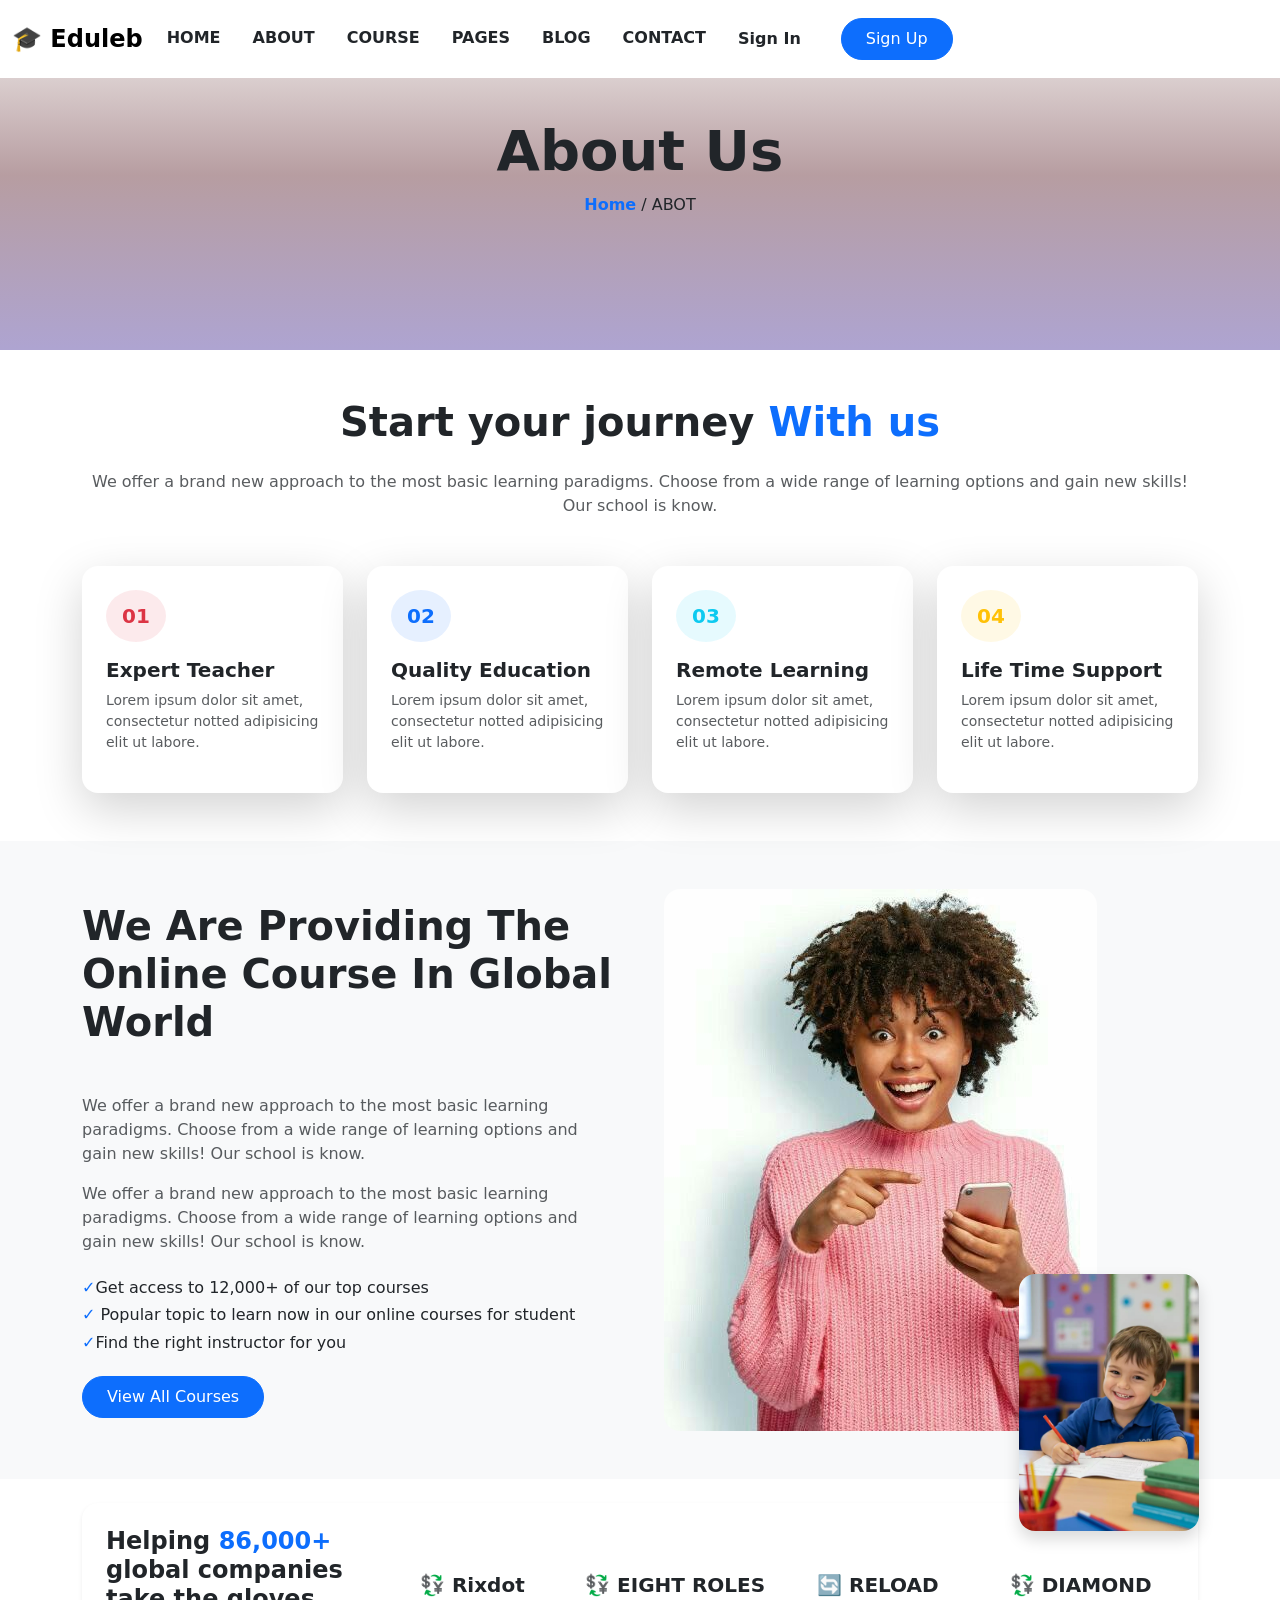
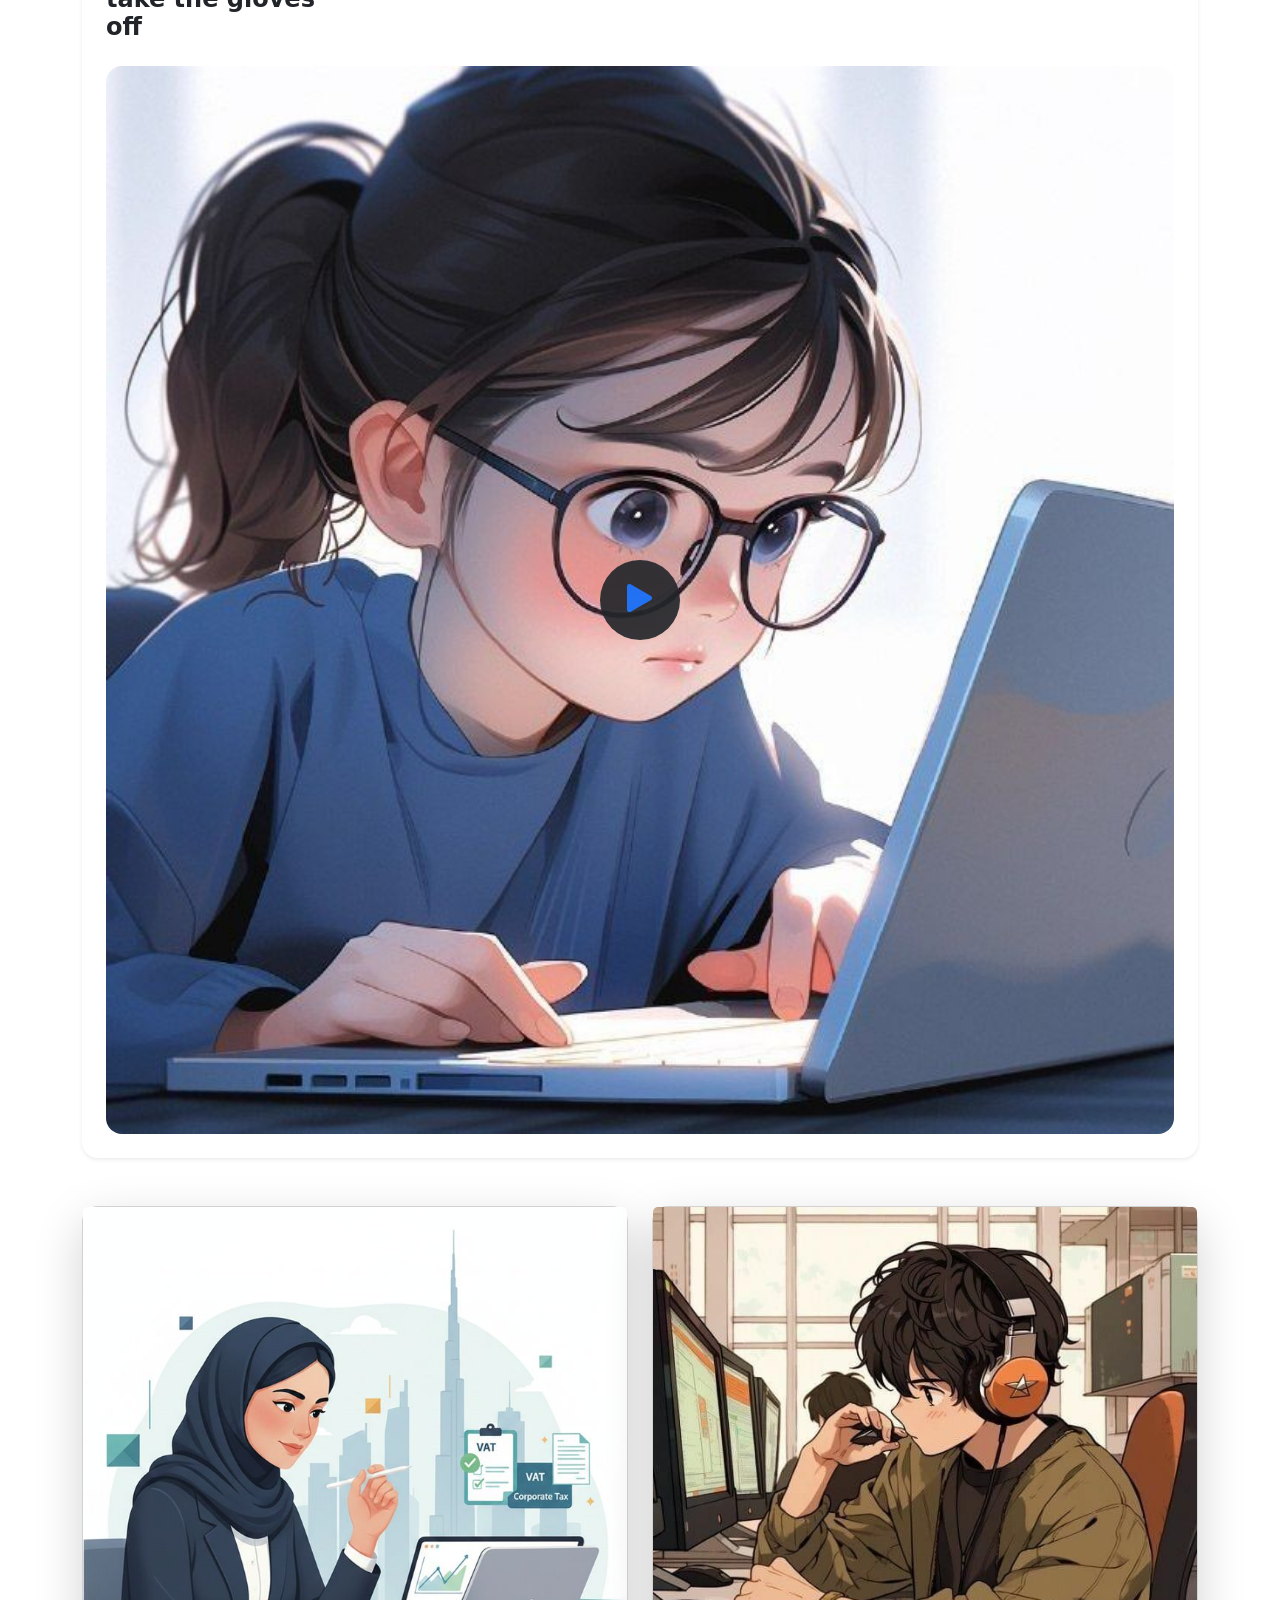
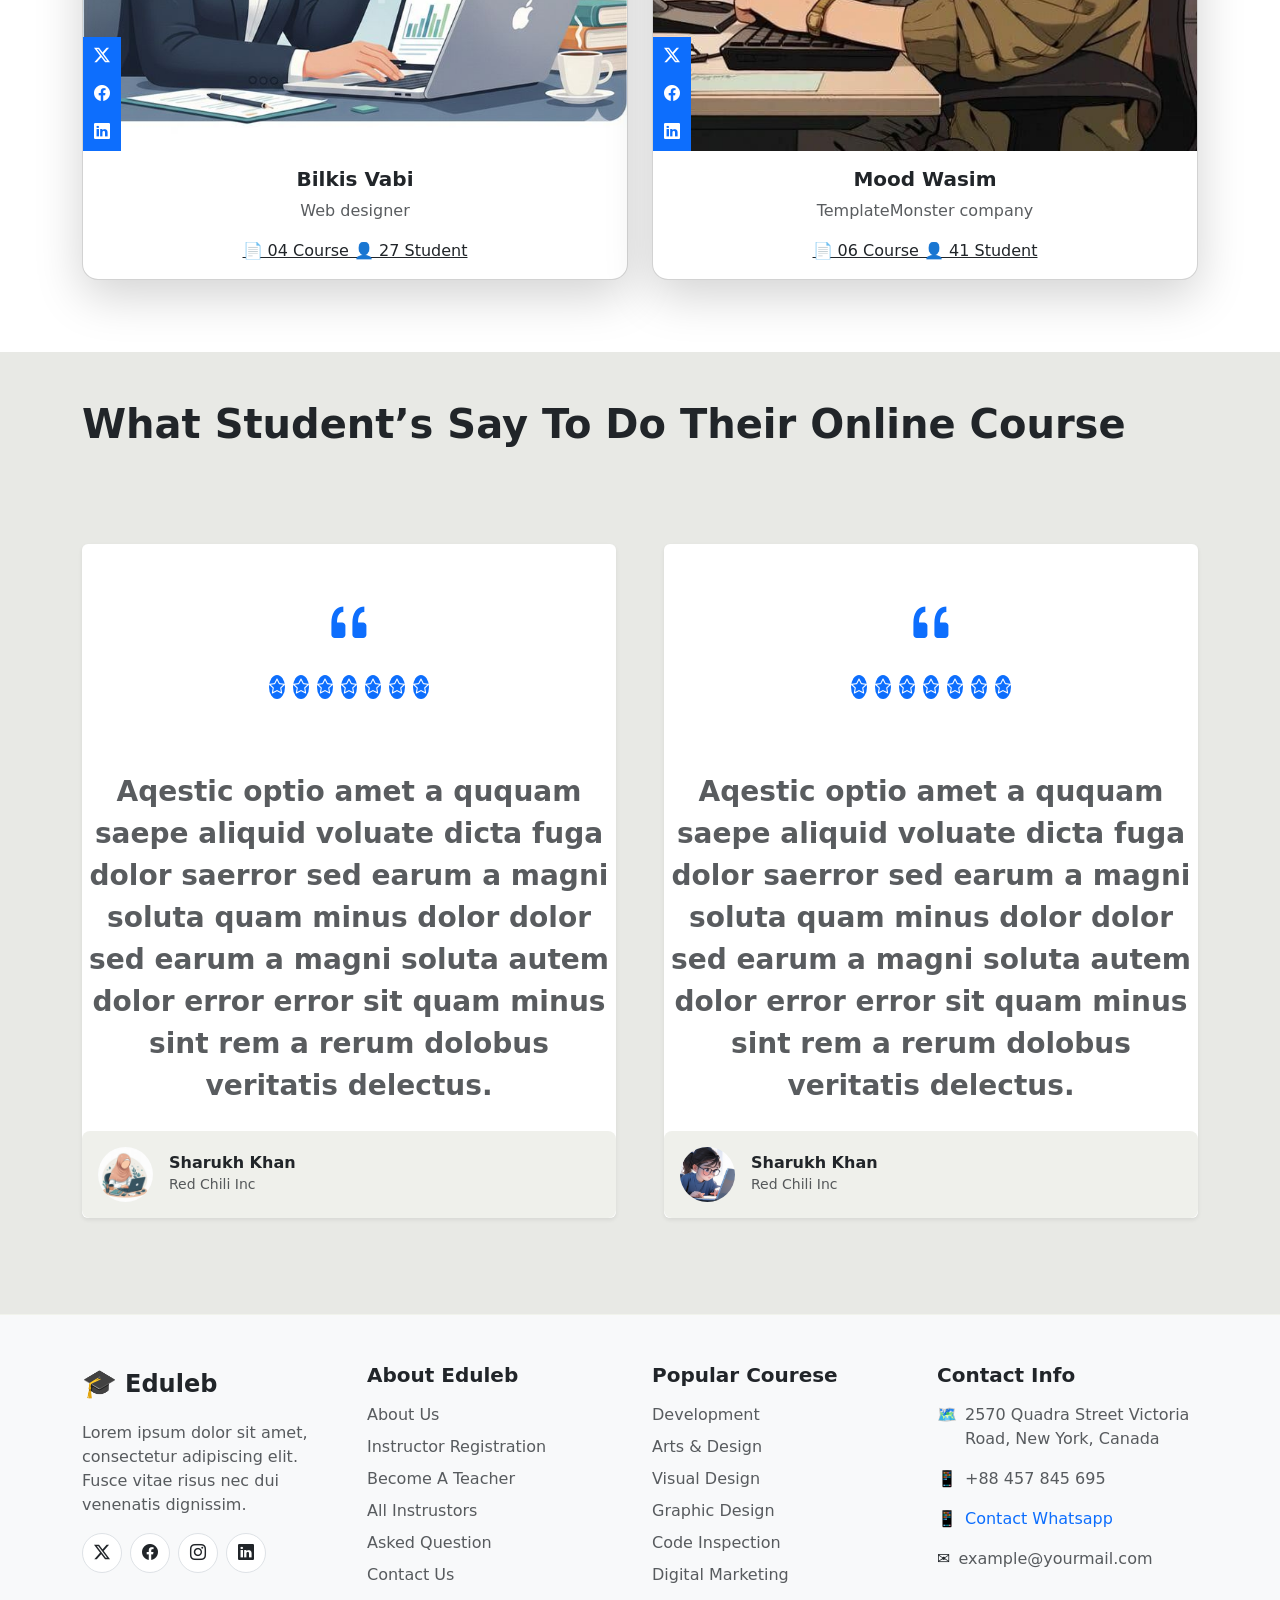
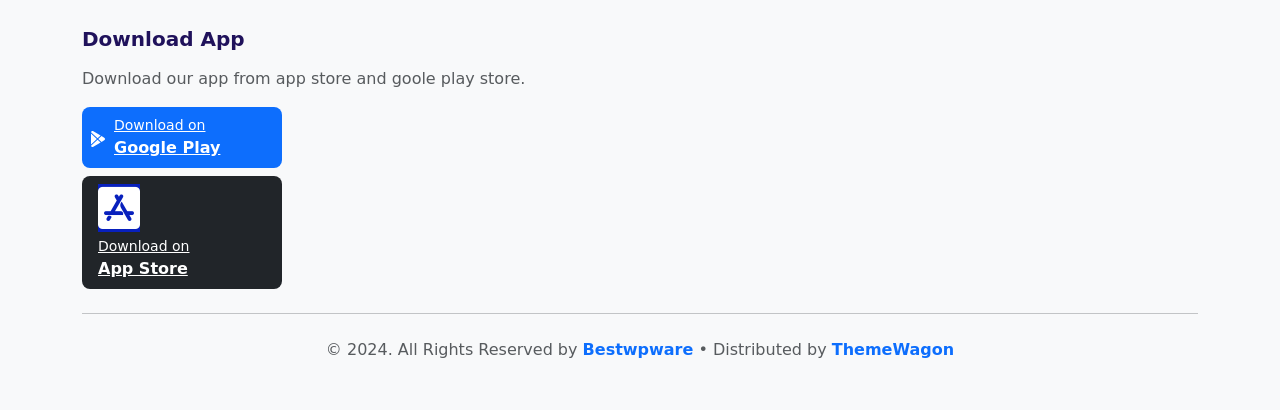
<file: projecter/abut.html>
<!DOCTYPE html>
<html lang="en">
<head>
    <meta charset="UTF-8">
    <meta name="viewport" content="width=device-width, initial-scale=1.0">
    <title>Document</title>
    <link
      rel="stylesheet"
      href="	https://cdn.jsdelivr.net/npm/bootstrap@5.2.3/dist/css/bootstrap.min.css"
    />
    <!--     رابظ ايقوناتت -->
    <link
      rel="stylesheet"
      href="https://cdn.jsdelivr.net/npm/bootstrap-icons@1.13.1/font/bootstrap-icons.min.css"
    />
<!-- ربط مكتبة FontAwesome (للأيقونات الاحترافية مثل أبل) -->
<link rel="stylesheet" href="https://cdnjs.cloudflare.com/ajax/libs/font-awesome/6.5.1/css/all.min.css">
    <!-- اخر درس   ولايقونات        -->
    <link
      rel="stylesheet"
      href="https://cdn.jsdelivr.net/npm/bootstrap-icons@1.13.1/font/bootstrap-icons.min.css"
    />
    <!--عشاان الخطوط تحت راوابط تأكد من هذا الرابط -->
    <link
      href="https://cdn.jsdelivr.net/npm/bootstrap@5.3.0/dist/css/bootstrap.min.css"
      rel="stylesheet"
    />
        <style>
      .hover-scale {
        transition: transform 0.4s ease;
      }
      .hover-scale:hover {
        transform: scale(1.08);
      }
     
      .btn-hover-red:hover {
        background-color: rgb(160, 92, 92) !important;
      }
    </style>
</head>
<body>
    
 <div class="navbar navbar-expand-lg bg-white py-3 fixed-top">
      <div class="container-fluid">
        <a class="navbar-brand fw-bold fs-4" href="#">🎓 Eduleb</a>
        <button
          class="navbar-toggler"
          type="button"
          data-bs-toggle="offcanvas"
          data-bs-target="#offcanvasExample"
          data-bs-content="offcanvasExample"
        >
          <span class="navbar-toggler-icon"></span>
        </button>

        <div
          class="offcanvas offcanvas-end bg-dark text-white"
          tabindex="-1"
          id="offcanvasExample"
          data-bs-scroll="true"
          data-bs-backdrop="false"
        >
          <div class="offcanvas-header">
            <h5 class="offcanvas-title">menu</h5>
            <button
              type="button"
              class="btn-close"
              data-bs-dismiss="offcanvas"
            ></button>
          </div>
          <div class="offcanvas-body bg-white">
            <ul class="navbar-nav gap-3">
              <li class="nav-item">
                <a class="nav-link fw-semibold text-dark" href="./index.html">HOME</a>
              </li>
              <li class="nav-item">
                <a class="nav-link fw-semibold text-dark" href="./abut.html">ABOUT</a>
              </li>
              <li class="nav-item">
                <a class="nav-link fw-semibold text-dark" href="./course.html">COURSE</a>
              </li>
              <li class="nav-item">
                <a class="nav-link fw-semibold text-dark" href="./pages.html">PAGES</a>
              </li>
              <li class="nav-item">
                <a class="nav-link fw-semibold text-dark" href="./blog.html">BLOG</a>
              </li>
              <li class="nav-item">
                <a class="nav-link fw-semibold text-dark" href="./acont.html">CONTACT</a>
              </li>
            </ul>
            <div class="d-none d-lg-flex align-items-center gap-3">
              <a
                href="#"
                class="fw-semibold text-dark text-decoration-none px-4 py-2"
                >Sign In</a
              >
              <a href="./acont.html" class="btn btn-primary rounded-pill px-4 py-2"
                >Sign Up</a
              >
            </div>
          </div>
        </div>
      </div>
    </div>






<div class="py-5 text-center" style="background: linear-gradient(#f7f6f3 0%, #b79da1 50%, #aea4d1 100%); min-height:350px; display:flex; align-items:center;">
  <div class="container">
    <h1 class="fw-bold display-4">About Us</h1>
    <p class="mt-2">
      <a href="index.html" class="text-primary text-decoration-none fw-semibold">Home</a>
      <span class="text-dark"> / ABOT</span>
    </p>
  </div>
</div>


 <div class="container text-center mt-5">
      <h2 class="fw-bold fs-1">
        Start your journey <span class="text-primary">With us</span>
      </h2>
      <p class="text-muted my-4">
        We offer a brand new approach to the most basic learning paradigms.
        Choose from a wide range of learning options and gain new skills! Our
        school is know.
      </p>

      <div class="row g-4 mt-4">
        <div class="col-md-3 col-6">
          <div
            class="bg-white rounded-4 shadow-lg p-4 h-100 text-start hover-scale"
          >
            <div
              class="badge rounded-circle bg-danger bg-opacity-10 text-danger fs-5 p-3 mb-3"
            >
              01
            </div>
            <h5 class="fw-bold">Expert Teacher</h5>
            <p class="text-muted small">
              Lorem ipsum dolor sit amet, consectetur notted adipisicing elit ut
              labore.
            </p>
          </div>
        </div>

        <div class="col-md-3 col-6">
          <div
            class="bg-white rounded-4 shadow-lg p-4 h-100 text-start hover-scale"
          >
            <div
              class="badge rounded-circle bg-primary bg-opacity-10 text-primary fs-5 p-3 mb-3"
            >
              02
            </div>
            <h5 class="fw-bold">Quality Education</h5>
            <p class="text-muted small">
              Lorem ipsum dolor sit amet, consectetur notted adipisicing elit ut
              labore.
            </p>
          </div>
        </div>

        <div class="col-md-3 col-6">
          <div
            class="bg-white rounded-4 shadow-lg p-4 h-100 text-start hover-scale"
          >
            <div
              class="badge rounded-circle bg-info bg-opacity-10 text-info fs-5 p-3 mb-3"
            >
              03
            </div>
            <h5 class="fw-bold">Remote Learning</h5>
            <p class="text-muted small">
              Lorem ipsum dolor sit amet, consectetur notted adipisicing elit ut
              labore.
            </p>
          </div>
        </div>

        <div class="col-md-3 col-6">
          <div
            class="bg-white rounded-4 shadow-lg p-4 h-100 text-start hover-scale"
          >
            <div
              class="badge rounded-circle bg-warning bg-opacity-10 text-warning fs-5 p-3 mb-3"
            >
              04
            </div>
            <h5 class="fw-bold">Life Time Support</h5>
            <p class="text-muted small">
              Lorem ipsum dolor sit amet, consectetur notted adipisicing elit ut
              labore.
            </p>
          </div>
        </div>
      </div>
    </div>

      <div class="py-5 bg-light mt-5">
      <div class="container">
        <div class="row align-items-center g-5">
          <div class="col-md-6 mt-5">
            <h2 class="fw-bold display-6 mb-5">
              We Are Providing The Online Course In Global World
            </h2>

            <p class="text-muted">
              We offer a brand new approach to the most basic learning
              paradigms. Choose from a wide range of learning options and gain
              new skills! Our school is know.
            </p>

            <p class="text-muted">
              We offer a brand new approach to the most basic learning
              paradigms. Choose from a wide range of learning options and gain
              new skills! Our school is know.
            </p>

            <div class="mt-4">
              <h6>
                <span class="text-primary fw-semibold">✓</span>Get access to
                12,000+ of our top courses
              </h6>
              <h6>
                <span class="text-primary fw-semibold">✓</span> Popular topic to
                learn now in our online courses for student
              </h6>

              <h6>
                <span class="text-primary fw-semibold">✓</span>Find the right
                instructor for you
              </h6>
            </div>

            <button class="btn btn-primary rounded-pill px-4 py-2 mt-3">
              View All Courses
            </button>
          </div>

          <div class="col-md-6">
            <div class="position-relative">
              <img src="./2.jpg" class="img-fluid rounded-4" alt="Student" />

              <img
                src="./3.jpg"
                class="img-fluid rounded-4 position-absolute shadow"
                style="width: 180px; bottom: -100px; right: -1px"
              />
            </div>
          </div>
        </div>
      </div>
    </div>



      <div class="py-4">
      <div class="container">
        <div class="bg-white rounded-4 shadow-sm p-4">
          <div class="row align-items-center g-4">
            <div class="col-lg-3 col-12">
              <h4 class="fw-bold mb-0">
                Helping <span class="text-primary">86,000+</span> global
                companies take the gloves off
              </h4>
            </div>

            <div class="col-lg-9 col-12">
              <div
                class="row row-cols-2 row-cols-md-4 g-3 align-items-center text-center"
              >
                <div class="col">
                  <span class="fw-bold fs-5">💱 Rixdot</span>
                </div>
                <div class="col">
                  <span class="fw-bold fs-5">💱 EIGHT ROLES</span>
                </div>
                <div class="col">
                  <span class="fw-bold fs-5">🔄 RELOAD </span>
                </div>
                <div class="col">
                  <span class="fw-bold fs-5">💱 DIAMOND </span>
                </div>
              </div>
            </div>
            <div class="position-relative">
              <a
                href="https://youtube.com/shorts/wAXpdPbMxas?si=ALmChWX3vxza5ljY"
                target="_blank"
                class="d-block"
              >
                <img src="./6.jpg" class="w-100 h-auto rounded-4" />

                <div class="position-absolute top-50 start-50 translate-middle">
                  <div
                    class="bg-dark rounded-circle d-flex align-items-center justify-content-center"
                    style="width: 80px; height: 80px; opacity: 0.9"
                  >
                    <i
                      class="bi bi-play-fill text-primary"
                      style="font-size: 50px"
                    ></i>
                  </div>
                </div>
              </a>
            </div>
          </div>
        </div>
      </div>
    </div>





   <div class="py-4">
      <div class="container">
    
        <div class="row align-items-center g-4">
          <div class="col-md-6 col-6">
            <div class="card rounded-4 shadow-lg h-100 hover-scale">
              <div class="position-relative">
                <img src="./8.jpg" class="card-img-top" />
                <div
                  class="position-absolute bottom-0 start-0 d-flex flex-column"
                >
                  <a
                    href="#"
                    class="bg-primary text-white d-flex align-items-center justify-content-center btn-hover-red"
                    style="width: 38px; height: 38px"
                    ><i class="bi bi-twitter-x"></i
                  ></a>
                  <a
                    href="#"
                    class="bg-primary text-white d-flex align-items-center justify-content-center btn-hover-red"
                    style="width: 38px; height: 38px"
                    ><i class="bi bi-facebook"></i
                  ></a>
                  <a
                    href="#"
                    class="bg-primary text-white d-flex align-items-center justify-content-center btn-hover-red"
                    style="width: 38px; height: 38px"
                    ><i class="bi bi-linkedin"></i
                  ></a>
                </div>
              </div>

              <div class="card-body text-center">
                <h5 class="card-title fw-bold">Bilkis Vabi</h5>
                <p class="card-text text-muted">Web designer</p>
                <div>
                  <span class="text-decoration-underline">📄 04 Course </span>
                  <span class="text-decoration-underline"> 👤 27 Student</span>
                </div>
              </div>
            </div>
          </div>

          <div class="col-md-6 col-6">
            <div class="card rounded-4 shadow-lg h-100 hover-scale">
              <div class="position-relative">
                <img src="./9.jpg" class="card-img-top" />
                <div
                  class="position-absolute bottom-0 start-0 d-flex flex-column"
                >
                  <a
                    href="#"
                    class="bg-primary text-white d-flex align-items-center justify-content-center btn-hover-red"
                    style="width: 38px; height: 38px"
                    ><i class="bi bi-twitter-x"></i
                  ></a>
                  <a
                    href="#"
                    class="bg-primary text-white d-flex align-items-center justify-content-center btn-hover-red"
                    style="width: 38px; height: 38px"
                    ><i class="bi bi-facebook"></i
                  ></a>
                  <a
                    href="#"
                    class="bg-primary text-white d-flex align-items-center justify-content-center btn-hover-red"
                    style="width: 38px; height: 38px"
                    ><i class="bi bi-linkedin"></i
                  ></a>
                </div>
              </div>

              <div class="card-body text-center">
                <h5 class="card-title fw-bold">Mood Wasim</h5>
                <p class="card-text text-muted">TemplateMonster company</p>
                <div>
                  <span class="text-decoration-underline">📄 06 Course </span>
                  <span class="text-decoration-underline"> 👤 41 Student</span>
                </div>
              </div>
            </div>
          </div>

        

        
        </div>
      </div>
    </div>














     <div class="py-5 mt-5" style="background-color: #e8e9e5">
      <div class="container">
        <div class="row align-items-center g-5">
          <h2 class="fw-bold display-6 mb-5">
            What Student’s Say To Do Their Online Course
          </h2>
          <div class="col-md-6 mt-5 mb-5">
            <div
              class="card border-0 shadow-sm mx-auto"
              style="max-width: 600px"
            >
              <div class="card-body p-4 p-md-5">
                <div
                  class="text-primary mb-3 d-flex align-items-center justify-content-center"
                  style="font-size: 3rem; line-height: 1"
                >
                  <i class="bi bi-quote text-primary display-4"></i>
                </div>
                <div
                  class="d-flex gap-2 mb-4 text-primary d-flex align-items-center justify-content-center"
                >
                  <span class="bg-primary text-white rounded-circle"
                    ><i class="bi bi-star"></i
                  ></span>
                  <span class="bg-primary text-white rounded-circle"
                    ><i class="bi bi-star"></i
                  ></span>
                  <span class="bg-primary text-white rounded-circle"
                    ><i class="bi bi-star"></i
                  ></span>
                  <span class="bg-primary text-white rounded-circle"
                    ><i class="bi bi-star"></i
                  ></span>
                  <span class="bg-primary text-white rounded-circle"
                    ><i class="bi bi-star"></i
                  ></span>
                  <span class="bg-primary text-white rounded-circle"
                    ><i class="bi bi-star"></i
                  ></span>
                  <span class="bg-primary text-white rounded-circle"
                    ><i class="bi bi-star"></i
                  ></span>
                </div>
              </div>
              <p class="text-muted mb-4 fw-semibold fs-3 text-center">
                Aqestic optio amet a ququam saepe aliquid voluate dicta fuga
                dolor saerror sed earum a magni soluta quam minus dolor dolor
                sed earum a magni soluta autem dolor error error sit quam minus
                sint rem a rerum dolobus veritatis delectus.
              </p>

              <div
                class="rounded-3 p-3 d-flex align-items-center gap-3"
                style="background-color: #eff0eb"
              >
                <img
                  src="./7.jpg"
                  class="rounded-circle"
                  style="width: 55px; height: 55px; object-fit: cover"
                  alt="Sharukh Khan"
                />
                <div>
                  <h6 class="fw-bold mb-0">Sharukh Khan</h6>
                  <small class="text-muted">Red Chili Inc</small>
                </div>
              </div>
            </div>
          </div>
         
  <div class="col-md-6 mt-5 mb-5">
            <div
              class="card border-0 shadow-sm mx-auto"
              style="max-width: 600px"
            >
              <div class="card-body p-4 p-md-5">
                <div
                  class="text-primary mb-3 d-flex align-items-center justify-content-center"
                  style="font-size: 3rem; line-height: 1"
                >
                  <i class="bi bi-quote text-primary display-4"></i>
                </div>
                <div
                  class="d-flex gap-2 mb-4 text-primary d-flex align-items-center justify-content-center"
                >
                  <span class="bg-primary text-white rounded-circle"
                    ><i class="bi bi-star"></i
                  ></span>
                  <span class="bg-primary text-white rounded-circle"
                    ><i class="bi bi-star"></i
                  ></span>
                  <span class="bg-primary text-white rounded-circle"
                    ><i class="bi bi-star"></i
                  ></span>
                  <span class="bg-primary text-white rounded-circle"
                    ><i class="bi bi-star"></i
                  ></span>
                  <span class="bg-primary text-white rounded-circle"
                    ><i class="bi bi-star"></i
                  ></span>
                  <span class="bg-primary text-white rounded-circle"
                    ><i class="bi bi-star"></i
                  ></span>
                  <span class="bg-primary text-white rounded-circle"
                    ><i class="bi bi-star"></i
                  ></span>
                </div>
              </div>
              <p class="text-muted mb-4 fw-semibold fs-3 text-center">
                Aqestic optio amet a ququam saepe aliquid voluate dicta fuga
                dolor saerror sed earum a magni soluta quam minus dolor dolor
                sed earum a magni soluta autem dolor error error sit quam minus
                sint rem a rerum dolobus veritatis delectus.
              </p>

              <div
                class="rounded-3 p-3 d-flex align-items-center gap-3"
                style="background-color: #eff0eb"
              >
                <img
                  src="./6.jpg"
                  class="rounded-circle"
                  style="width: 55px; height: 55px; object-fit: cover"
                  alt="Sharukh Khan"
                />
                <div>
                  <h6 class="fw-bold mb-0">Sharukh Khan</h6>
                  <small class="text-muted">Red Chili Inc</small>
                </div>
              </div>
            </div>
          </div>

          
        </div>
      </div>
    </div>




<footer class="py-5 bg-light" style="border-top: 1px solid #f1f3ec ">
  <div class="container">
    <div class="row g-4">
      <div class="col-md-3 col-6">
        <a href="#" class="d-flex align-items-center gap-2 text-decoration-none mb-3">
          <span class="fs-3">🎓</span>
          <span class="fw-bold fs-4 text-dark">Eduleb</span>
        </a>
        <p class="text-muted">
          Lorem ipsum dolor sit amet, consectetur adipiscing elit. Fusce vitae risus nec dui
          venenatis dignissim.
        </p>
        <div class="d-flex gap-2 mt-3">
          <a href="#" class="bg-white border rounded-circle d-flex align-items-center justify-content-center text-dark btn-hover-red" style="width:40px;height:40px;"><i class="bi bi-twitter-x"></i></a>
          <a href="#" class="bg-white border rounded-circle d-flex align-items-center justify-content-center text-dark btn-hover-red" style="width:40px;height:40px;"><i class="bi bi-facebook"></i></a>
          <a href="#" class="bg-white border rounded-circle d-flex align-items-center justify-content-center text-dark btn-hover-red" style="width:40px;height:40px;"><i class="bi bi-instagram"></i></a>
          <a href="#" class="bg-white border rounded-circle d-flex align-items-center justify-content-center text-dark btn-hover-red" style="width:40px;height:40px;"><i class="bi bi-linkedin"></i></a>
        </div>
      </div>

   
      <div class="col-md-3 col-6">
        <h5 class="fw-bold mb-3">About Eduleb</h5>
        <ul class="list-unstyled">
          <li class="mb-2"><a href="#" class="link-primary text-muted text-decoration-none ">About Us</a></li>
          <li class="mb-2"><a href="#" class="link-primary text-muted text-decoration-none">Instructor Registration</a></li>
          <li class="mb-2"><a href="#" class="link-primary text-muted text-decoration-none">Become A Teacher</a></li>
          <li class="mb-2"><a href="#" class="link-primary text-muted text-decoration-none">All Instrustors</a></li>
          <li class="mb-2"><a href="#" class="link-primary text-muted text-decoration-none">Asked Question</a></li>
          <li class="mb-2"><a href="#" class="link-primary text-muted text-decoration-none">Contact Us</a></li>
        </ul>
      </div>

  
      <div class="col-md-3 col-6">
        <h5 class="fw-bold mb-3">Popular Courese</h5>
        <ul class="list-unstyled">
          <li class="mb-2"><a href="#" class="link-primary text-muted text-decoration-none">Development</a></li>
          <li class="mb-2"><a href="#" class="link-primary text-muted text-decoration-none">Arts & Design</a></li>
          <li class="mb-2"><a href="#" class="link-primary text-muted text-decoration-none">Visual Design</a></li>
          <li class="mb-2"><a href="#" class="link-primary text-muted text-decoration-none">Graphic Design</a></li>
          <li class="mb-2"><a href="#" class="link-primary text-muted text-decoration-none">Code Inspection</a></li>
          <li class="mb-2"><a href="#" class="link-primary text-muted text-decoration-none">Digital Marketing</a></li>
        </ul>
      </div>

    
      <div class="col-md-3 col-6">
        <h5 class="fw-bold mb-3">Contact Info</h5>
        <div class="d-flex gap-2 mb-3">
          <span>🗺️</span>
          <span class="text-muted">2570 Quadra Street Victoria Road, New York, Canada</span>
        </div>
        <div class="d-flex gap-2 mb-3">
          <span>📱</span>
          <span class="text-muted">+88 457 845 695</span>
        </div>
        <div class="d-flex gap-2 mb-3">
          <span>📱</span>
          <a href="#" class="text-primary text-decoration-none">Contact Whatsapp</a>
        </div>
        <div class="d-flex gap-2 mb-3">
          <span>✉️</span>
          <span class="text-muted">example@yourmail.com</span>
        </div>
      </div>

     
      <div class="col-md-12">
        <h5 class="fw-bold mb-3" style="color: rgb(32, 18, 91);"
        >Download App</h5>
        <p class="text-muted">
          Download our app from app store and goole play store.
        </p>
        <a href="#" class="d-flex align-items-center gap-2 bg-primary text-white rounded-3 p-2 mb-2" style="width:200px;">
          <span class="fs-4"><svg xmlns="http://www.w3.org/2000/svg" width="16" height="16" fill="currentColor" class="bi bi-google-play" viewBox="0 0 16 16">
  <path d="M14.222 9.374c1.037-.61 1.037-2.137 0-2.748L11.528 5.04 8.32 8l3.207 2.96zm-3.595 2.116L7.583 8.68 1.03 14.73c.201 1.029 1.36 1.61 2.303 1.055zM1 13.396V2.603L6.846 8zM1.03 1.27l6.553 6.05 3.044-2.81L3.333.215C2.39-.341 1.231.24 1.03 1.27"/>
</svg></span>
          <span>
            <small class="d-block">Download on</small>
            <strong>Google Play</strong>
          </span>
        </a>
        <a href="#" class="d-flex align-items-center gap-2 bg-dark text-white rounded-3 p-2" style="width:200px;">
          <span class="fs-4"></span>
          <span>
            <span class="fs-4"><i class="fa-brands fa-app-store-ios fa-2x" style="color: #fff; background-color: rgb(8, 32, 189);"></i></span>
            <small class="d-block">Download on</small>
            <strong>App Store</strong>
          </span>
        </a>
      </div>

    </div>

    
    <hr class="my-4">
    <p class="text-center text-muted mb-0">
      © 2024. All Rights Reserved by 
      <a href="#" class="text-primary text-decoration-none fw-semibold">Bestwpware</a>
      • Distributed by <a href="#" class="text-primary text-decoration-none fw-semibold">ThemeWagon</a>
    </p>

  </div>
</footer>






 <script src="	https://cdn.jsdelivr.net/npm/bootstrap@5.2.3/dist/js/bootstrap.bundle.min.js"></script>
    <script src="https://cdn.jsdelivr.net/npm/@popperjs/core@2.11.6/dist/umd/popper.min.js"></script>
  


</body>
</html>
</file>
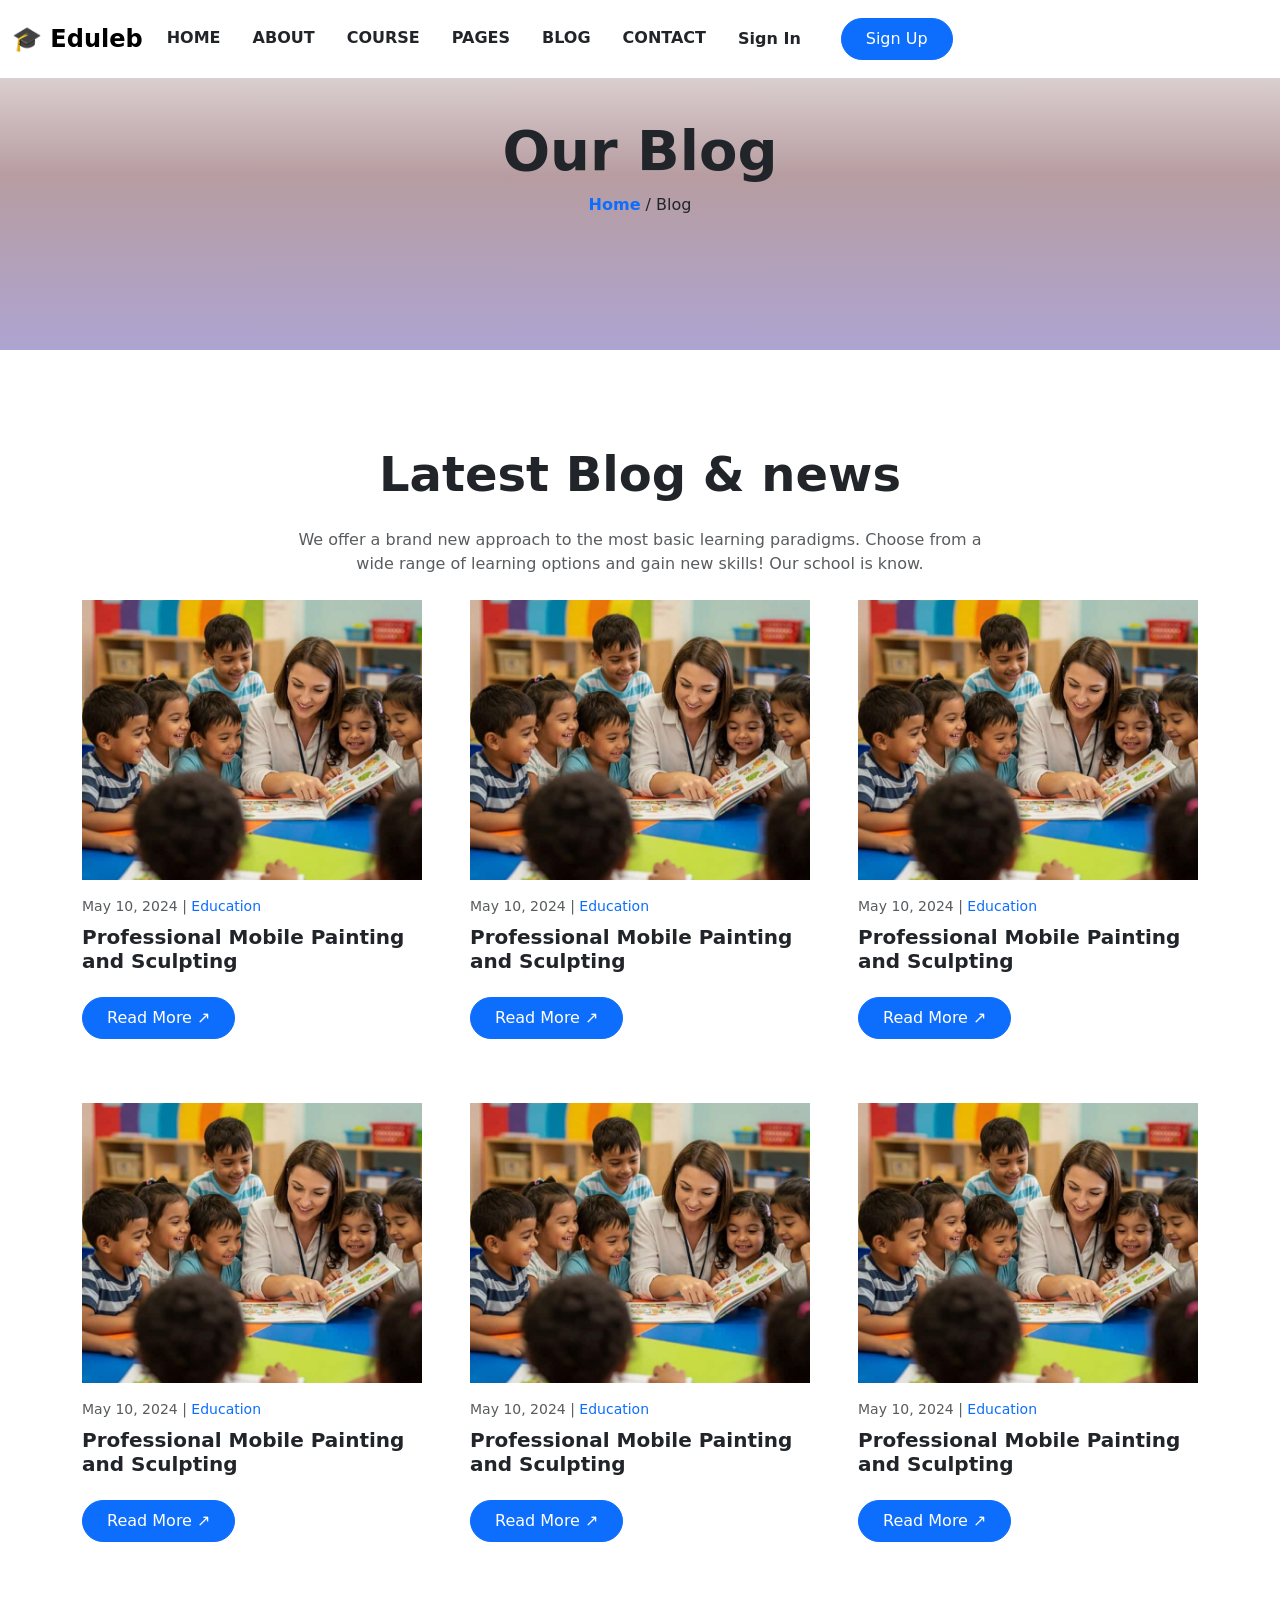
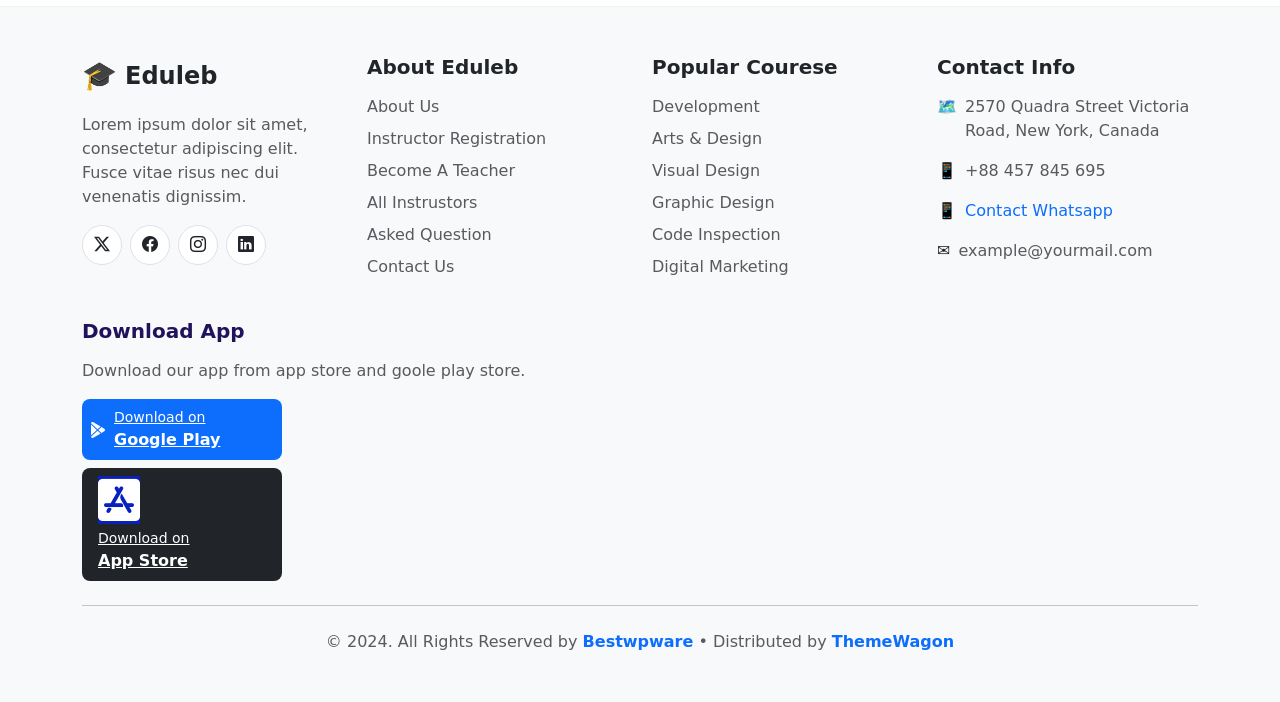
<file: projecter/blog.html>
<!DOCTYPE html>
<html lang="en">
<head>
    <meta charset="UTF-8">
    <meta name="viewport" content="width=device-width, initial-scale=1.0">
    <title>Document</title>
    <link
      rel="stylesheet"
      href="	https://cdn.jsdelivr.net/npm/bootstrap@5.2.3/dist/css/bootstrap.min.css"
    />
    <!--     رابظ ايقوناتت -->
    <link
      rel="stylesheet"
      href="https://cdn.jsdelivr.net/npm/bootstrap-icons@1.13.1/font/bootstrap-icons.min.css"
    />
<!-- ربط مكتبة FontAwesome (للأيقونات الاحترافية مثل أبل) -->
<link rel="stylesheet" href="https://cdnjs.cloudflare.com/ajax/libs/font-awesome/6.5.1/css/all.min.css">
    <!-- اخر درس   ولايقونات        -->
    <link
      rel="stylesheet"
      href="https://cdn.jsdelivr.net/npm/bootstrap-icons@1.13.1/font/bootstrap-icons.min.css"
    />
    <!--عشاان الخطوط تحت راوابط تأكد من هذا الرابط -->
    <link
      href="https://cdn.jsdelivr.net/npm/bootstrap@5.3.0/dist/css/bootstrap.min.css"
      rel="stylesheet"
    />
        <style>
      .hover-scale {
        transition: transform 0.4s ease;
      }
      .hover-scale:hover {
        transform: scale(1.08);
      }
     
      .btn-hover-red:hover {
        background-color: rgb(160, 92, 92) !important;
      }
    </style>
</head>
<body>
    
 <div class="navbar navbar-expand-lg bg-white py-3 fixed-top">
      <div class="container-fluid">
        <a class="navbar-brand fw-bold fs-4" href="#">🎓 Eduleb</a>
        <button
          class="navbar-toggler"
          type="button"
          data-bs-toggle="offcanvas"
          data-bs-target="#offcanvasExample"
          data-bs-content="offcanvasExample"
        >
          <span class="navbar-toggler-icon"></span>
        </button>

        <div
          class="offcanvas offcanvas-end bg-dark text-white"
          tabindex="-1"
          id="offcanvasExample"
          data-bs-scroll="true"
          data-bs-backdrop="false"
        >
          <div class="offcanvas-header">
            <h5 class="offcanvas-title">menu</h5>
            <button
              type="button"
              class="btn-close"
              data-bs-dismiss="offcanvas"
            ></button>
          </div>
          <div class="offcanvas-body bg-white">
            <ul class="navbar-nav gap-3">
              <li class="nav-item">
                <a class="nav-link fw-semibold text-dark" href="./index.html">HOME</a>
              </li>
              <li class="nav-item">
                <a class="nav-link fw-semibold text-dark" href="./abut.html">ABOUT</a>
              </li>
              <li class="nav-item">
                <a class="nav-link fw-semibold text-dark" href="./course.html">COURSE</a>
              </li>
              <li class="nav-item">
                <a class="nav-link fw-semibold text-dark" href="./pages.html">PAGES</a>
              </li>
              <li class="nav-item">
                <a class="nav-link fw-semibold text-dark" href="./blog.html">BLOG</a>
              </li>
              <li class="nav-item">
                <a class="nav-link fw-semibold text-dark" href="./acont.html">CONTACT</a>
              </li>
            </ul>
            <div class="d-none d-lg-flex align-items-center gap-3">
              <a
                href="#"
                class="fw-semibold text-dark text-decoration-none px-4 py-2"
                >Sign In</a
              >
              <a href="./acont.html" class="btn btn-primary rounded-pill px-4 py-2"
                >Sign Up</a
              >
            </div>
          </div>
        </div>
      </div>
    </div>


<div class="py-5 text-center" style="background: linear-gradient(#f7f6f3 0%, #b79da1 50%, #aea4d1 100%); min-height:350px; display:flex; align-items:center;">
  <div class="container">
    <h1 class="fw-bold display-4">Our Blog</h1>
    <p class="mt-2">
      <a href="index.html" class="text-primary text-decoration-none fw-semibold">Home</a>
      <span class="text-dark"> / Blog</span>
    </p>
  </div>
</div>





 <div class="py-5 mt-5">
      <div class="container text-center">
        <h2 class="fw-bold display-5">Latest Blog & news</h2>
        <p class="text-muted mx-auto my-4" style="max-width: 700px">
          We offer a brand new approach to the most basic learning paradigms.
          Choose from a wide range of learning options and gain new skills! Our
          school is know.
        </p>

        <div class="row align-items-center g-5">
          <div class="col-md-4 col-6">
            <div class="card border-0 h-100 text-start">
              <img
                src="./4.jpg"
                style="height: 280px; object-fit: cover"
                alt="Blog"
              />
              <div class="card-body px-0">
                <p class="text-muted small mb-2">
                  May 10, 2024 |
                  <a href="#" class="text-decoration-none">Education</a>
                </p>
                <h5 class="card-title fw-bold">
                  Professional Mobile Painting and Sculpting
                </h5>
                <a href="#" class="btn btn-primary rounded-pill px-4 py-2 mt-3"
                  >Read More ↗</a
                >
              </div>
            </div>
          </div>

          <div class="col-md-4 col-6">
            <div class="card border-0 h-100 text-start">
              <img
                src="./4.jpg"
                style="height: 280px; object-fit: cover"
                alt="Blog"
              />
              <div class="card-body px-0">
                <p class="text-muted small mb-2">
                  May 10, 2024 |
                 <a href="#" class="text-decoration-none">Education</a>
                </p>
                <h5 class="card-title fw-bold">
                  Professional Mobile Painting and Sculpting
                </h5>
                <a href="#" class="btn btn-primary rounded-pill px-4 py-2 mt-3"
                  >Read More ↗</a
                >
              </div>
            </div>
          </div>
          <div class="col-md-4 col-6">
            <div class="card border-0 h-100 text-start">
              <img
                src="4.jpg"
                style="height: 280px; object-fit: cover"
                alt="Blog"
              />
              <div class="card-body px-0">
                <p class="text-muted small mb-2">
                  May 10, 2024 |
                  <a href="#" class="text-decoration-none">Education</a>
                </p>
                <h5 class="card-title fw-bold">
                  Professional Mobile Painting and Sculpting
                </h5>
                <a href="#" class="btn btn-primary rounded-pill px-4 py-2 mt-3"
                  >Read More ↗</a
                >
              </div>
            </div>
          </div>
           <div class="col-md-4 col-6">
            <div class="card border-0 h-100 text-start">
              <img
                src="4.jpg"
                style="height: 280px; object-fit: cover"
                alt="Blog"
              />
              <div class="card-body px-0">
                <p class="text-muted small mb-2">
                  May 10, 2024 |
                  <a href="#" class="text-decoration-none">Education</a>
                </p>
                <h5 class="card-title fw-bold">
                  Professional Mobile Painting and Sculpting
                </h5>
                <a href="#" class="btn btn-primary rounded-pill px-4 py-2 mt-3"
                  >Read More ↗</a
                >
              </div>
            </div>
          </div>
           <div class="col-md-4 col-6">
            <div class="card border-0 h-100 text-start">
              <img
                src="4.jpg"
                style="height: 280px; object-fit: cover"
                alt="Blog"
              />
              <div class="card-body px-0">
                <p class="text-muted small mb-2">
                  May 10, 2024 |
                  <a href="#" class="text-decoration-none">Education</a>
                </p>
                <h5 class="card-title fw-bold">
                  Professional Mobile Painting and Sculpting
                </h5>
                <a href="#" class="btn btn-primary rounded-pill px-4 py-2 mt-3"
                  >Read More ↗</a
                >
              </div>
            </div>
          </div>
           <div class="col-md-4 col-6">
            <div class="card border-0 h-100 text-start">
              <img
                src="4.jpg"
                style="height: 280px; object-fit: cover"
                alt="Blog"
              />
              <div class="card-body px-0">
                <p class="text-muted small mb-2">
                  May 10, 2024 |
                  <a href="#" class="text-decoration-none">Education</a>
                </p>
                <h5 class="card-title fw-bold">
                  Professional Mobile Painting and Sculpting
                </h5>
                <a href="#" class="btn btn-primary rounded-pill px-4 py-2 mt-3"
                  >Read More ↗</a
                >
              </div>
            </div>
          </div>
        </div>
      </div>
    </div>





   













    



<footer class="py-5 bg-light" style="border-top: 1px solid #f1f3ec ">
  <div class="container">
    <div class="row g-4">
      <div class="col-md-3 col-6">
        <a href="#" class="d-flex align-items-center gap-2 text-decoration-none mb-3">
          <span class="fs-3">🎓</span>
          <span class="fw-bold fs-4 text-dark">Eduleb</span>
        </a>
        <p class="text-muted">
          Lorem ipsum dolor sit amet, consectetur adipiscing elit. Fusce vitae risus nec dui
          venenatis dignissim.
        </p>
        <div class="d-flex gap-2 mt-3">
          <a href="#" class="bg-white border rounded-circle d-flex align-items-center justify-content-center text-dark btn-hover-red" style="width:40px;height:40px;"><i class="bi bi-twitter-x"></i></a>
          <a href="#" class="bg-white border rounded-circle d-flex align-items-center justify-content-center text-dark btn-hover-red" style="width:40px;height:40px;"><i class="bi bi-facebook"></i></a>
          <a href="#" class="bg-white border rounded-circle d-flex align-items-center justify-content-center text-dark btn-hover-red" style="width:40px;height:40px;"><i class="bi bi-instagram"></i></a>
          <a href="#" class="bg-white border rounded-circle d-flex align-items-center justify-content-center text-dark btn-hover-red" style="width:40px;height:40px;"><i class="bi bi-linkedin"></i></a>
        </div>
      </div>

   
      <div class="col-md-3 col-6">
        <h5 class="fw-bold mb-3">About Eduleb</h5>
        <ul class="list-unstyled">
          <li class="mb-2"><a href="#" class="link-primary text-muted text-decoration-none ">About Us</a></li>
          <li class="mb-2"><a href="#" class="link-primary text-muted text-decoration-none">Instructor Registration</a></li>
          <li class="mb-2"><a href="#" class="link-primary text-muted text-decoration-none">Become A Teacher</a></li>
          <li class="mb-2"><a href="#" class="link-primary text-muted text-decoration-none">All Instrustors</a></li>
          <li class="mb-2"><a href="#" class="link-primary text-muted text-decoration-none">Asked Question</a></li>
          <li class="mb-2"><a href="#" class="link-primary text-muted text-decoration-none">Contact Us</a></li>
        </ul>
      </div>

  
      <div class="col-md-3 col-6">
        <h5 class="fw-bold mb-3">Popular Courese</h5>
        <ul class="list-unstyled">
          <li class="mb-2"><a href="#" class="link-primary text-muted text-decoration-none">Development</a></li>
          <li class="mb-2"><a href="#" class="link-primary text-muted text-decoration-none">Arts & Design</a></li>
          <li class="mb-2"><a href="#" class="link-primary text-muted text-decoration-none">Visual Design</a></li>
          <li class="mb-2"><a href="#" class="link-primary text-muted text-decoration-none">Graphic Design</a></li>
          <li class="mb-2"><a href="#" class="link-primary text-muted text-decoration-none">Code Inspection</a></li>
          <li class="mb-2"><a href="#" class="link-primary text-muted text-decoration-none">Digital Marketing</a></li>
        </ul>
      </div>

    
      <div class="col-md-3 col-6">
        <h5 class="fw-bold mb-3">Contact Info</h5>
        <div class="d-flex gap-2 mb-3">
          <span>🗺️</span>
          <span class="text-muted">2570 Quadra Street Victoria Road, New York, Canada</span>
        </div>
        <div class="d-flex gap-2 mb-3">
          <span>📱</span>
          <span class="text-muted">+88 457 845 695</span>
        </div>
        <div class="d-flex gap-2 mb-3">
          <span>📱</span>
          <a href="#" class="text-primary text-decoration-none">Contact Whatsapp</a>
        </div>
        <div class="d-flex gap-2 mb-3">
          <span>✉️</span>
          <span class="text-muted">example@yourmail.com</span>
        </div>
      </div>

     
      <div class="col-md-12">
        <h5 class="fw-bold mb-3" style="color: rgb(32, 18, 91);"
        >Download App</h5>
        <p class="text-muted">
          Download our app from app store and goole play store.
        </p>
        <a href="#" class="d-flex align-items-center gap-2 bg-primary text-white rounded-3 p-2 mb-2" style="width:200px;">
          <span class="fs-4"><svg xmlns="http://www.w3.org/2000/svg" width="16" height="16" fill="currentColor" class="bi bi-google-play" viewBox="0 0 16 16">
  <path d="M14.222 9.374c1.037-.61 1.037-2.137 0-2.748L11.528 5.04 8.32 8l3.207 2.96zm-3.595 2.116L7.583 8.68 1.03 14.73c.201 1.029 1.36 1.61 2.303 1.055zM1 13.396V2.603L6.846 8zM1.03 1.27l6.553 6.05 3.044-2.81L3.333.215C2.39-.341 1.231.24 1.03 1.27"/>
</svg></span>
          <span>
            <small class="d-block">Download on</small>
            <strong>Google Play</strong>
          </span>
        </a>
        <a href="#" class="d-flex align-items-center gap-2 bg-dark text-white rounded-3 p-2" style="width:200px;">
          <span class="fs-4"></span>
          <span>
            <span class="fs-4"><i class="fa-brands fa-app-store-ios fa-2x" style="color: #fff; background-color: rgb(8, 32, 189);"></i></span>
            <small class="d-block">Download on</small>
            <strong>App Store</strong>
          </span>
        </a>
      </div>

    </div>

    
    <hr class="my-4">
    <p class="text-center text-muted mb-0">
      © 2024. All Rights Reserved by 
      <a href="#" class="text-primary text-decoration-none fw-semibold">Bestwpware</a>
      • Distributed by <a href="#" class="text-primary text-decoration-none fw-semibold">ThemeWagon</a>
    </p>

  </div>
</footer>






 <script src="	https://cdn.jsdelivr.net/npm/bootstrap@5.2.3/dist/js/bootstrap.bundle.min.js"></script>
    <script src="https://cdn.jsdelivr.net/npm/@popperjs/core@2.11.6/dist/umd/popper.min.js"></script>
  


</body>
</html>
</file>
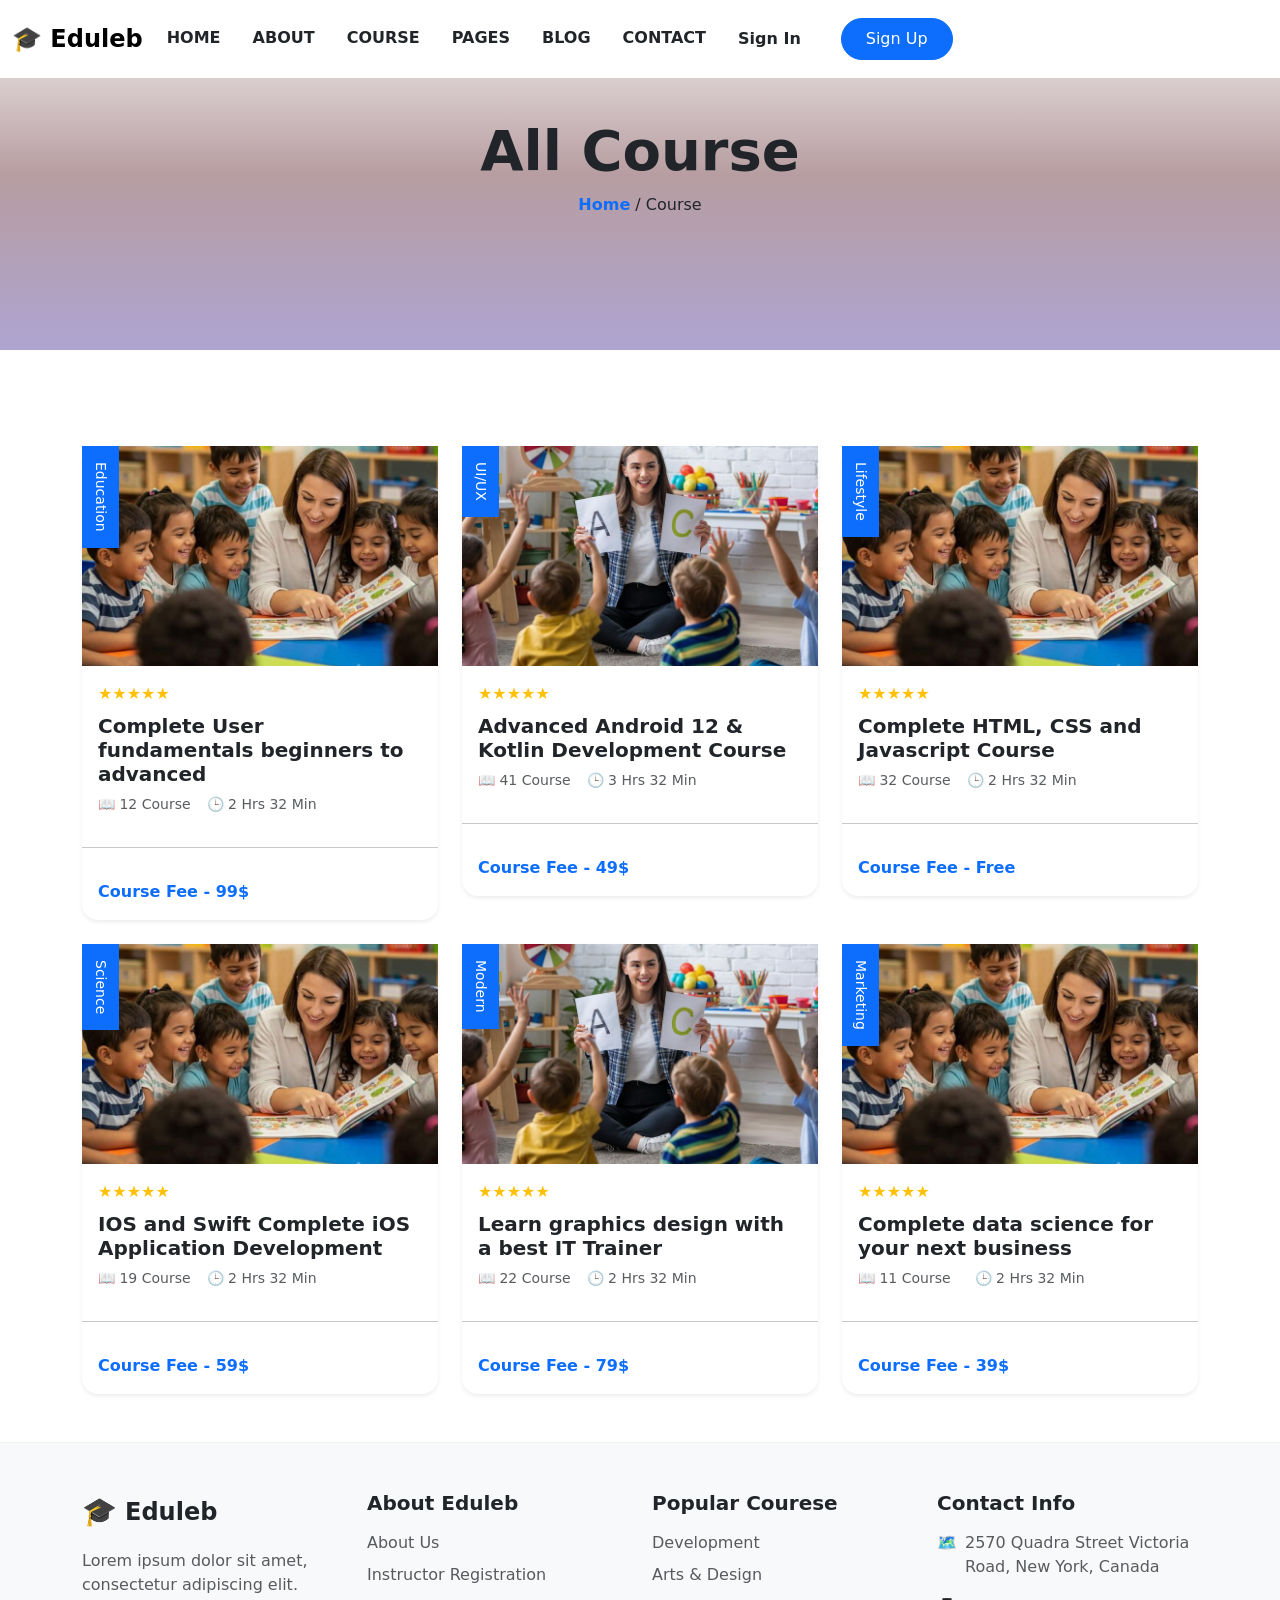
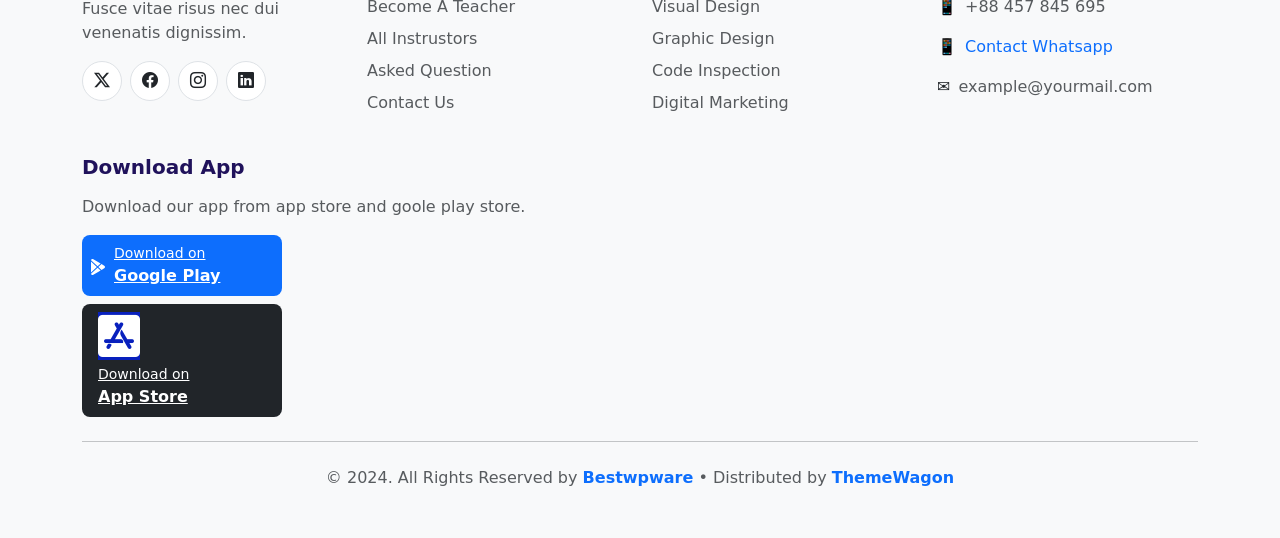
<file: projecter/course.html>
<!DOCTYPE html>
<html lang="en">
<head>
    <meta charset="UTF-8">
    <meta name="viewport" content="width=device-width, initial-scale=1.0">
    <title>Document</title>
    <link
      rel="stylesheet"
      href="	https://cdn.jsdelivr.net/npm/bootstrap@5.2.3/dist/css/bootstrap.min.css"
    />
    <!--     رابظ ايقوناتت -->
    <link
      rel="stylesheet"
      href="https://cdn.jsdelivr.net/npm/bootstrap-icons@1.13.1/font/bootstrap-icons.min.css"
    />
<!-- ربط مكتبة FontAwesome (للأيقونات الاحترافية مثل أبل) -->
<link rel="stylesheet" href="https://cdnjs.cloudflare.com/ajax/libs/font-awesome/6.5.1/css/all.min.css">
    <!-- اخر درس   ولايقونات        -->
    <link
      rel="stylesheet"
      href="https://cdn.jsdelivr.net/npm/bootstrap-icons@1.13.1/font/bootstrap-icons.min.css"
    />
    <!--عشاان الخطوط تحت راوابط تأكد من هذا الرابط -->
    <link
      href="https://cdn.jsdelivr.net/npm/bootstrap@5.3.0/dist/css/bootstrap.min.css"
      rel="stylesheet"
    />
      <style>
      .hover-scale {
        transition: transform 0.4s ease;
      }
      .hover-scale:hover {
        transform: scale(1.08);
      }
     
      .btn-hover-red:hover {
        background-color: rgb(160, 92, 92) !important;
      }
    </style>
</head>
<body>
    
 <div class="navbar navbar-expand-lg bg-white py-3 fixed-top">
      <div class="container-fluid">
        <a class="navbar-brand fw-bold fs-4" href="#">🎓 Eduleb</a>
        <button
          class="navbar-toggler"
          type="button"
          data-bs-toggle="offcanvas"
          data-bs-target="#offcanvasExample"
          data-bs-content="offcanvasExample"
        >
          <span class="navbar-toggler-icon"></span>
        </button>

        <div
          class="offcanvas offcanvas-end bg-dark text-white"
          tabindex="-1"
          id="offcanvasExample"
          data-bs-scroll="true"
          data-bs-backdrop="false"
        >
          <div class="offcanvas-header">
            <h5 class="offcanvas-title">menu</h5>
            <button
              type="button"
              class="btn-close"
              data-bs-dismiss="offcanvas"
            ></button>
          </div>
          <div class="offcanvas-body bg-white">
            <ul class="navbar-nav gap-3">
              <li class="nav-item">
                <a class="nav-link fw-semibold text-dark" href="./index.html">HOME</a>
              </li>
              <li class="nav-item">
                <a class="nav-link fw-semibold text-dark" href="./abut.html">ABOUT</a>
              </li>
              <li class="nav-item">
                <a class="nav-link fw-semibold text-dark" href="./course.html">COURSE</a>
              </li>
              <li class="nav-item">
                <a class="nav-link fw-semibold text-dark" href="./pages.html">PAGES</a>
              </li>
              <li class="nav-item">
                <a class="nav-link fw-semibold text-dark" href="./blog.html">BLOG</a>
              </li>
              <li class="nav-item">
                <a class="nav-link fw-semibold text-dark" href="./acont.html">CONTACT</a>
              </li>
            </ul>
            <div class="d-none d-lg-flex align-items-center gap-3">
              <a
                href="#"
                class="fw-semibold text-dark text-decoration-none px-4 py-2"
                >Sign In</a
              >
              <a href="./acont.html" class="btn btn-primary rounded-pill px-4 py-2"
                >Sign Up</a
              >
            </div>
          </div>
        </div>
      </div>
    </div>


<div class="py-5 text-center" style="background: linear-gradient(#f7f6f3 0%, #b79da1 50%, #aea4d1 100%); min-height:350px; display:flex; align-items:center;">
  <div class="container">
    <h1 class="fw-bold display-4">All Course</h1>
    <p class="mt-2">
      <a href="index.html" class="text-primary text-decoration-none fw-semibold">Home</a>
      <span class="text-dark"> /  Course</span>
    </p>
  </div>
</div>





    <div class="py-5">
      <div class="container">
        <div class="row g-4 mt-4">
          <div class="col-md-4">
            <div class="bg-white rounded-4 shadow-sm">
              <div class="position-relative">
                <img
                  src="./4.jpg"
                  class="w-100"
                  style="height: 220px; object-fit: cover"
                />
                <span
                  class="position-absolute top-0 start-0 bg-primary text-white px-2 py-3 small btn-hover-red"
                  style="writing-mode: vertical-rl"
                  >Education</span
                >
              </div>
              <div class="p-3">
                <div class="text-warning mb-2">★★★★★</div>
                <h5 class="fw-bold">
                  Complete User fundamentals beginners to advanced
                </h5>
                <div class="text-muted small d-flex gap-3">
                  <span>📖 12 Course</span>
                  <span>🕒 2 Hrs 32 Min</span>
                </div>
              </div>
              <hr />
              <div class="p-3 fw-semibold text-primary">Course Fee - 99$</div>
            </div>
          </div>

          <div class="col-md-4">
            <div class="bg-white rounded-4 shadow-sm">
              <div class="position-relative">
                <img
                  src="./5.jpg"
                  class="w-100"
                  style="height: 220px; object-fit: cover"
                  alt="Course"
                />
                <span
                  class="position-absolute top-0 start-0 bg-primary text-white px-2 py-3 small btn-hover-red"
                  style="writing-mode: vertical-rl"
                  >UI/UX</span
                >
              </div>
              <div class="p-3">
                <div class="text-warning mb-2">★★★★★</div>
                <h5 class="fw-bold">
                  Advanced Android 12 & Kotlin Development Course
                </h5>
                <div class="text-muted small d-flex gap-3">
                  <span>📖 41 Course</span>
                  <span>🕒 3 Hrs 32 Min</span>
                </div>
              </div>
              <hr />
              <div class="p-3 fw-semibold text-primary">Course Fee - 49$</div>
            </div>
          </div>

          <div class="col-md-4">
            <div class="bg-white rounded-4 shadow-sm">
              <div class="position-relative">
                <img
                  src="./4.jpg"
                  class="w-100"
                  style="height: 220px; object-fit: cover"
                  alt="Course"
                />
                <span
                  class="position-absolute top-0 start-0 bg-primary text-white px-2 py-3 small btn-hover-red"
                  style="writing-mode: vertical-rl"
                  >Lifestyle</span
                >
              </div>
              <div class="p-3">
                <div class="text-warning mb-2">★★★★★</div>
                <h5 class="fw-bold">
                  Complete HTML, CSS and Javascript Course
                </h5>
                <div class="text-muted small d-flex gap-3">
                  <span>📖 32 Course</span>
                  <span>🕒 2 Hrs 32 Min</span>
                </div>
              </div>
              <hr />
              <div class="p-3 fw-semibold text-primary">Course Fee - Free</div>
            </div>
          </div>

          <div class="col-md-4">
            <div class="bg-white rounded-4 shadow-sm">
              <div class="position-relative">
                <img
                  src="./4.jpg"
                  class="w-100"
                  style="height: 220px; object-fit: cover"
                  alt="Course"
                />
                <span
                  class="position-absolute top-0 start-0 bg-primary text-white px-2 py-3 small btn-hover-red"
                  style="writing-mode: vertical-rl"
                  >Science</span
                >
              </div>
              <div class="p-3">
                <div class="text-warning mb-2">★★★★★</div>
                <h5 class="fw-bold">
                  IOS and Swift Complete iOS Application Development
                </h5>
                <div class="text-muted small d-flex gap-3">
                  <span>📖 19 Course</span>
                  <span>🕒 2 Hrs 32 Min</span>
                </div>
              </div>
              <hr />
              <div class="p-3 fw-semibold text-primary">Course Fee - 59$</div>
            </div>
          </div>

          <div class="col-md-4">
            <div class="bg-white rounded-4 shadow-sm">
              <div class="position-relative">
                <img
                  src="./5.jpg"
                  class="w-100"
                  style="height: 220px; object-fit: cover"
                  alt="Course"
                />
                <span
                  class="position-absolute top-0 start-0 bg-primary text-white px-2 py-3 small btn-hover-red"
                  style="writing-mode: vertical-rl"
                  >Modern</span
                >
              </div>
              <div class="p-3">
                <div class="text-warning mb-2">★★★★★</div>
                <h5 class="fw-bold">
                  Learn graphics design with a best IT Trainer
                </h5>
                <div class="text-muted small d-flex gap-3">
                  <span>📖 22 Course</span>
                  <span>🕒 2 Hrs 32 Min</span>
                </div>
              </div>
              <hr />
              <div class="p-3 fw-semibold text-primary">Course Fee - 79$</div>
            </div>
          </div>

          <div class="col-md-4">
            <div class="bg-white rounded-4 shadow-sm">
              <div class="position-relative">
                <img
                  src="./4.jpg"
                  class="w-100"
                  style="height: 220px; object-fit: cover"
                  alt="Course"
                />
                <span
                  class="position-absolute top-0 start-0 bg-primary text-white px-2 py-3 small btn-hover-red"
                  style="writing-mode: vertical-rl"
                  >Marketing</span
                >
              </div>
              <div class="p-3">
                <div class="text-warning mb-2">★★★★★</div>
                <h5 class="fw-bold">
                  Complete data science for your next business
                </h5>
                <div class="text-muted small d-flex gap-4">
                  <span>📖 11 Course</span>
                  <span>🕒 2 Hrs 32 Min</span>
                </div>
              </div>
              <hr />
              <div class="p-3 fw-semibold text-primary">Course Fee - 39$</div>
            </div>
          </div>
        </div>
      </div>
    </div>



   













    



<footer class="py-5 bg-light" style="border-top: 1px solid #f1f3ec ">
  <div class="container">
    <div class="row g-4">
      <div class="col-md-3 col-6">
        <a href="#" class="d-flex align-items-center gap-2 text-decoration-none mb-3">
          <span class="fs-3">🎓</span>
          <span class="fw-bold fs-4 text-dark">Eduleb</span>
        </a>
        <p class="text-muted">
          Lorem ipsum dolor sit amet, consectetur adipiscing elit. Fusce vitae risus nec dui
          venenatis dignissim.
        </p>
        <div class="d-flex gap-2 mt-3">
          <a href="#" class="bg-white border rounded-circle d-flex align-items-center justify-content-center text-dark btn-hover-red" style="width:40px;height:40px;"><i class="bi bi-twitter-x"></i></a>
          <a href="#" class="bg-white border rounded-circle d-flex align-items-center justify-content-center text-dark btn-hover-red" style="width:40px;height:40px;"><i class="bi bi-facebook"></i></a>
          <a href="#" class="bg-white border rounded-circle d-flex align-items-center justify-content-center text-dark btn-hover-red" style="width:40px;height:40px;"><i class="bi bi-instagram"></i></a>
          <a href="#" class="bg-white border rounded-circle d-flex align-items-center justify-content-center text-dark btn-hover-red" style="width:40px;height:40px;"><i class="bi bi-linkedin"></i></a>
        </div>
      </div>

   
      <div class="col-md-3 col-6">
        <h5 class="fw-bold mb-3">About Eduleb</h5>
        <ul class="list-unstyled">
          <li class="mb-2"><a href="#" class="link-primary text-muted text-decoration-none ">About Us</a></li>
          <li class="mb-2"><a href="#" class="link-primary text-muted text-decoration-none">Instructor Registration</a></li>
          <li class="mb-2"><a href="#" class="link-primary text-muted text-decoration-none">Become A Teacher</a></li>
          <li class="mb-2"><a href="#" class="link-primary text-muted text-decoration-none">All Instrustors</a></li>
          <li class="mb-2"><a href="#" class="link-primary text-muted text-decoration-none">Asked Question</a></li>
          <li class="mb-2"><a href="#" class="link-primary text-muted text-decoration-none">Contact Us</a></li>
        </ul>
      </div>

  
      <div class="col-md-3 col-6">
        <h5 class="fw-bold mb-3">Popular Courese</h5>
        <ul class="list-unstyled">
          <li class="mb-2"><a href="#" class="link-primary text-muted text-decoration-none">Development</a></li>
          <li class="mb-2"><a href="#" class="link-primary text-muted text-decoration-none">Arts & Design</a></li>
          <li class="mb-2"><a href="#" class="link-primary text-muted text-decoration-none">Visual Design</a></li>
          <li class="mb-2"><a href="#" class="link-primary text-muted text-decoration-none">Graphic Design</a></li>
          <li class="mb-2"><a href="#" class="link-primary text-muted text-decoration-none">Code Inspection</a></li>
          <li class="mb-2"><a href="#" class="link-primary text-muted text-decoration-none">Digital Marketing</a></li>
        </ul>
      </div>

    
      <div class="col-md-3 col-6">
        <h5 class="fw-bold mb-3">Contact Info</h5>
        <div class="d-flex gap-2 mb-3">
          <span>🗺️</span>
          <span class="text-muted">2570 Quadra Street Victoria Road, New York, Canada</span>
        </div>
        <div class="d-flex gap-2 mb-3">
          <span>📱</span>
          <span class="text-muted">+88 457 845 695</span>
        </div>
        <div class="d-flex gap-2 mb-3">
          <span>📱</span>
          <a href="#" class="text-primary text-decoration-none">Contact Whatsapp</a>
        </div>
        <div class="d-flex gap-2 mb-3">
          <span>✉️</span>
          <span class="text-muted">example@yourmail.com</span>
        </div>
      </div>

     
      <div class="col-md-12">
        <h5 class="fw-bold mb-3" style="color: rgb(32, 18, 91);"
        >Download App</h5>
        <p class="text-muted">
          Download our app from app store and goole play store.
        </p>
        <a href="#" class="d-flex align-items-center gap-2 bg-primary text-white rounded-3 p-2 mb-2" style="width:200px;">
          <span class="fs-4"><svg xmlns="http://www.w3.org/2000/svg" width="16" height="16" fill="currentColor" class="bi bi-google-play" viewBox="0 0 16 16">
  <path d="M14.222 9.374c1.037-.61 1.037-2.137 0-2.748L11.528 5.04 8.32 8l3.207 2.96zm-3.595 2.116L7.583 8.68 1.03 14.73c.201 1.029 1.36 1.61 2.303 1.055zM1 13.396V2.603L6.846 8zM1.03 1.27l6.553 6.05 3.044-2.81L3.333.215C2.39-.341 1.231.24 1.03 1.27"/>
</svg></span>
          <span>
            <small class="d-block">Download on</small>
            <strong>Google Play</strong>
          </span>
        </a>
        <a href="#" class="d-flex align-items-center gap-2 bg-dark text-white rounded-3 p-2" style="width:200px;">
          <span class="fs-4"></span>
          <span>
            <span class="fs-4"><i class="fa-brands fa-app-store-ios fa-2x" style="color: #fff; background-color: rgb(8, 32, 189);"></i></span>
            <small class="d-block">Download on</small>
            <strong>App Store</strong>
          </span>
        </a>
      </div>

    </div>

    
    <hr class="my-4">
    <p class="text-center text-muted mb-0">
      © 2024. All Rights Reserved by 
      <a href="#" class="text-primary text-decoration-none fw-semibold">Bestwpware</a>
      • Distributed by <a href="#" class="text-primary text-decoration-none fw-semibold">ThemeWagon</a>
    </p>

  </div>
</footer>






 <script src="	https://cdn.jsdelivr.net/npm/bootstrap@5.2.3/dist/js/bootstrap.bundle.min.js"></script>
    <script src="https://cdn.jsdelivr.net/npm/@popperjs/core@2.11.6/dist/umd/popper.min.js"></script>
  


</body>
</html>
</file>
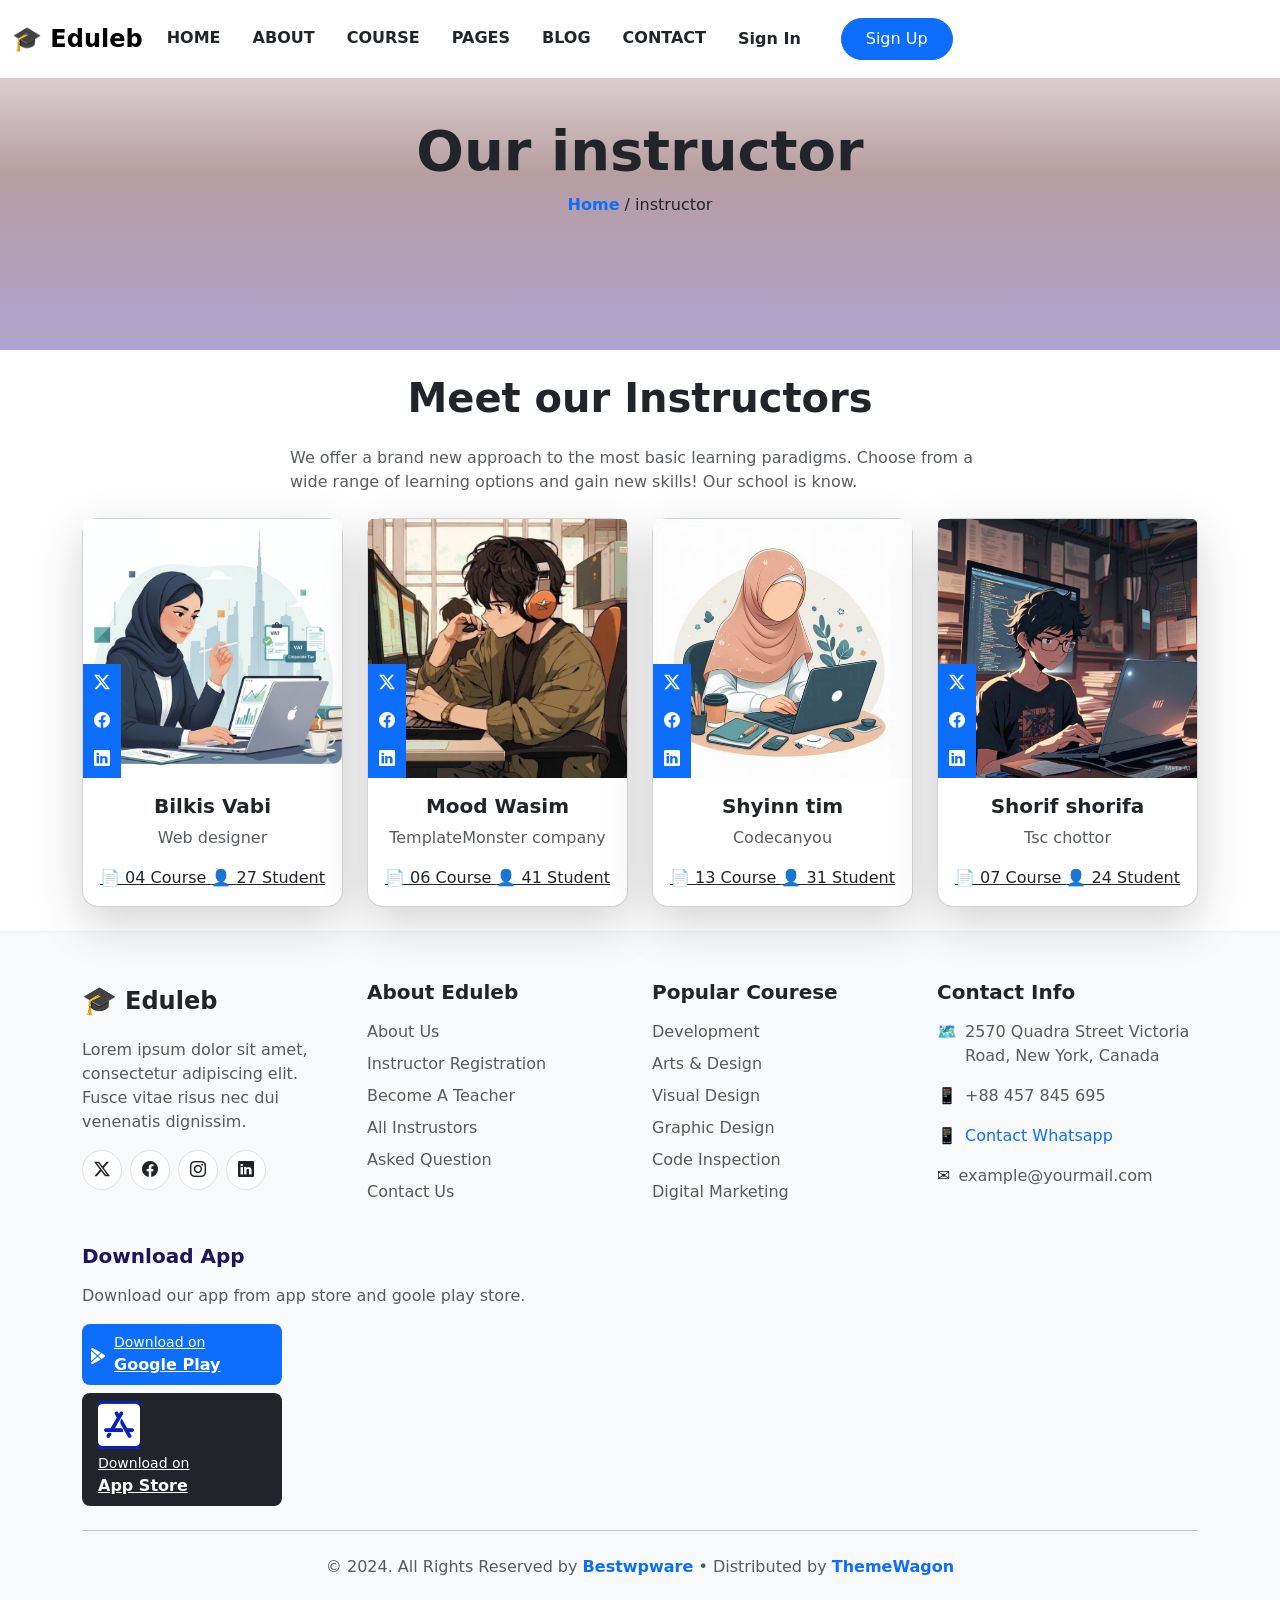
<file: projecter/pages.html>
<!DOCTYPE html>
<html lang="en">
<head>
    <meta charset="UTF-8">
    <meta name="viewport" content="width=device-width, initial-scale=1.0">
    <title>Document</title>
    <link
      rel="stylesheet"
      href="	https://cdn.jsdelivr.net/npm/bootstrap@5.2.3/dist/css/bootstrap.min.css"
    />
    <!--     رابظ ايقوناتت -->
    <link
      rel="stylesheet"
      href="https://cdn.jsdelivr.net/npm/bootstrap-icons@1.13.1/font/bootstrap-icons.min.css"
    />
<!-- ربط مكتبة FontAwesome (للأيقونات الاحترافية مثل أبل) -->
<link rel="stylesheet" href="https://cdnjs.cloudflare.com/ajax/libs/font-awesome/6.5.1/css/all.min.css">
    <!-- اخر درس   ولايقونات        -->
    <link
      rel="stylesheet"
      href="https://cdn.jsdelivr.net/npm/bootstrap-icons@1.13.1/font/bootstrap-icons.min.css"
    />
    <!--عشاان الخطوط تحت راوابط تأكد من هذا الرابط -->
    <link
      href="https://cdn.jsdelivr.net/npm/bootstrap@5.3.0/dist/css/bootstrap.min.css"
      rel="stylesheet"
    />
      <style>
      .hover-scale {
        transition: transform 0.4s ease;
      }
      .hover-scale:hover {
        transform: scale(1.08);
      }
     
      .btn-hover-red:hover {
        background-color: rgb(160, 92, 92) !important;
      }
    </style>
</head>
<body>
    
 <div class="navbar navbar-expand-lg bg-white py-3 fixed-top">
      <div class="container-fluid">
        <a class="navbar-brand fw-bold fs-4" href="#">🎓 Eduleb</a>
        <button
          class="navbar-toggler"
          type="button"
          data-bs-toggle="offcanvas"
          data-bs-target="#offcanvasExample"
          data-bs-content="offcanvasExample"
        >
          <span class="navbar-toggler-icon"></span>
        </button>

        <div
          class="offcanvas offcanvas-end bg-dark text-white"
          tabindex="-1"
          id="offcanvasExample"
          data-bs-scroll="true"
          data-bs-backdrop="false"
        >
          <div class="offcanvas-header">
            <h5 class="offcanvas-title">menu</h5>
            <button
              type="button"
              class="btn-close"
              data-bs-dismiss="offcanvas"
            ></button>
          </div>
          <div class="offcanvas-body bg-white">
            <ul class="navbar-nav gap-3">
              <li class="nav-item">
                <a class="nav-link fw-semibold text-dark" href="./index.html">HOME</a>
              </li>
              <li class="nav-item">
                <a class="nav-link fw-semibold text-dark" href="./abut.html">ABOUT</a>
              </li>
              <li class="nav-item">
                <a class="nav-link fw-semibold text-dark" href="./course.html">COURSE</a>
              </li>
              <li class="nav-item">
                <a class="nav-link fw-semibold text-dark" href="./pages.html">PAGES</a>
              </li>
              <li class="nav-item">
                <a class="nav-link fw-semibold text-dark" href="./blog.html">BLOG</a>
              </li>
              <li class="nav-item">
                <a class="nav-link fw-semibold text-dark" href="./acont.html">CONTACT</a>
              </li>
            </ul>
            <div class="d-none d-lg-flex align-items-center gap-3">
              <a
                href="#"
                class="fw-semibold text-dark text-decoration-none px-4 py-2"
                >Sign In</a
              >
              <a href="./acont.html" class="btn btn-primary rounded-pill px-4 py-2"
                >Sign Up</a
              >
            </div>
          </div>
        </div>
      </div>
    </div>


<div class="py-5 text-center" style="background: linear-gradient(#f7f6f3 0%, #b79da1 50%, #aea4d1 100%); min-height:350px; display:flex; align-items:center;">
  <div class="container">
    <h1 class="fw-bold display-4">Our instructor</h1>
    <p class="mt-2">
      <a href="index.html" class="text-primary text-decoration-none fw-semibold">Home</a>
      <span class="text-dark"> /  instructor</span>
    </p>
  </div>
</div>


 <div class="py-4">
      <div class="container">
        <h2 class="fw-bold fs-1 text-center">Meet our Instructors</h2>
        <p class="text-muted mx-auto my-4" style="max-width: 700px">
          We offer a brand new approach to the most basic learning paradigms.
          Choose from a wide range of learning options and gain new skills! Our
          school is know.
        </p>
        <div class="row align-items-center g-4">
          <div class="col-md-3 col-6">
            <div class="card rounded-4 shadow-lg h-100 hover-scale">
              <div class="position-relative">
                <img src="./8.jpg" class="card-img-top" />
                <div
                  class="position-absolute bottom-0 start-0 d-flex flex-column"
                >
                  <a
                    href="#"
                    class="bg-primary text-white d-flex align-items-center justify-content-center btn-hover-red"
                    style="width: 38px; height: 38px"
                    ><i class="bi bi-twitter-x"></i
                  ></a>
                  <a
                    href="#"
                    class="bg-primary text-white d-flex align-items-center justify-content-center btn-hover-red"
                    style="width: 38px; height: 38px"
                    ><i class="bi bi-facebook"></i
                  ></a>
                  <a
                    href="#"
                    class="bg-primary text-white d-flex align-items-center justify-content-center btn-hover-red"
                    style="width: 38px; height: 38px"
                    ><i class="bi bi-linkedin"></i
                  ></a>
                </div>
              </div>

              <div class="card-body text-center">
                <h5 class="card-title fw-bold">Bilkis Vabi</h5>
                <p class="card-text text-muted">Web designer</p>
                <div>
                  <span class="text-decoration-underline">📄 04 Course </span>
                  <span class="text-decoration-underline"> 👤 27 Student</span>
                </div>
              </div>
            </div>
          </div>

          <div class="col-md-3 col-6">
            <div class="card rounded-4 shadow-lg h-100 hover-scale">
              <div class="position-relative">
                <img src="./9.jpg" class="card-img-top" />
                <div
                  class="position-absolute bottom-0 start-0 d-flex flex-column"
                >
                  <a
                    href="#"
                    class="bg-primary text-white d-flex align-items-center justify-content-center btn-hover-red"
                    style="width: 38px; height: 38px"
                    ><i class="bi bi-twitter-x"></i
                  ></a>
                  <a
                    href="#"
                    class="bg-primary text-white d-flex align-items-center justify-content-center btn-hover-red"
                    style="width: 38px; height: 38px"
                    ><i class="bi bi-facebook"></i
                  ></a>
                  <a
                    href="#"
                    class="bg-primary text-white d-flex align-items-center justify-content-center btn-hover-red"
                    style="width: 38px; height: 38px"
                    ><i class="bi bi-linkedin"></i
                  ></a>
                </div>
              </div>

              <div class="card-body text-center">
                <h5 class="card-title fw-bold">Mood Wasim</h5>
                <p class="card-text text-muted">TemplateMonster company</p>
                <div>
                  <span class="text-decoration-underline">📄 06 Course </span>
                  <span class="text-decoration-underline"> 👤 41 Student</span>
                </div>
              </div>
            </div>
          </div>

          <div class="col-md-3 col-6">
            <div class="card rounded-4 shadow-lg h-100 hover-scale">
              <div class="position-relative">
                <img src="./7.jpg" class="card-img-top" />
                <div
                  class="position-absolute bottom-0 start-0 d-flex flex-column"
                >
                  <a
                    href="#"
                    class="bg-primary text-white d-flex align-items-center justify-content-center btn-hover-red"
                    style="width: 38px; height: 38px"
                    ><i class="bi bi-twitter-x"></i
                  ></a>
                  <a
                    href="#"
                    class="bg-primary text-white d-flex align-items-center justify-content-center btn-hover-red"
                    style="width: 38px; height: 38px"
                    ><i class="bi bi-facebook"></i
                  ></a>
                  <a
                    href="#"
                    class="bg-primary text-white d-flex align-items-center justify-content-center btn-hover-red"
                    style="width: 38px; height: 38px"
                    ><i class="bi bi-linkedin"></i
                  ></a>
                </div>
              </div>

              <div class="card-body text-center">
                <h5 class="card-title fw-bold">Shyinn tim</h5>
                <p class="card-text text-muted">Codecanyou</p>
                <div>
                  <span class="text-decoration-underline">📄 13 Course </span>
                  <span class="text-decoration-underline"> 👤 31 Student</span>
                </div>
              </div>
            </div>
          </div>

          <div class="col-md-3 col-6">
            <div class="card rounded-4 shadow-lg h-100 hover-scale">
              <div class="position-relative">
                <img src="./10.jpg" class="card-img-top" />
                <div
                  class="position-absolute bottom-0 start-0 d-flex flex-column"
                >
                  <a
                    href="#"
                    class="bg-primary text-white d-flex align-items-center justify-content-center btn-hover-red"
                    style="width: 38px; height: 38px"
                    ><i class="bi bi-twitter-x"></i
                  ></a>
                  <a
                    href="#"
                    class="bg-primary text-white d-flex align-items-center justify-content-center btn-hover-red"
                    style="width: 38px; height: 38px"
                    ><i class="bi bi-facebook"></i
                  ></a>
                  <a
                    href="#"
                    class="bg-primary text-white d-flex align-items-center justify-content-center btn-hover-red"
                    style="width: 38px; height: 38px"
                    ><i class="bi bi-linkedin"></i
                  ></a>
                </div>
              </div>

              <div class="card-body text-center">
                <h5 class="card-title fw-bold">Shorif shorifa</h5>
                <p class="card-text text-muted">Tsc chottor</p>
                <div>
                  <span class="text-decoration-underline">📄 07 Course </span>
                  <span class="text-decoration-underline"> 👤 24 Student</span>
                </div>
              </div>
            </div>
          </div>
        </div>
      </div>
    </div>







   













    



<footer class="py-5 bg-light" style="border-top: 1px solid #f1f3ec ">
  <div class="container">
    <div class="row g-4">
      <div class="col-md-3 col-6">
        <a href="#" class="d-flex align-items-center gap-2 text-decoration-none mb-3">
          <span class="fs-3">🎓</span>
          <span class="fw-bold fs-4 text-dark">Eduleb</span>
        </a>
        <p class="text-muted">
          Lorem ipsum dolor sit amet, consectetur adipiscing elit. Fusce vitae risus nec dui
          venenatis dignissim.
        </p>
        <div class="d-flex gap-2 mt-3">
          <a href="#" class="bg-white border rounded-circle d-flex align-items-center justify-content-center text-dark btn-hover-red" style="width:40px;height:40px;"><i class="bi bi-twitter-x"></i></a>
          <a href="#" class="bg-white border rounded-circle d-flex align-items-center justify-content-center text-dark btn-hover-red" style="width:40px;height:40px;"><i class="bi bi-facebook"></i></a>
          <a href="#" class="bg-white border rounded-circle d-flex align-items-center justify-content-center text-dark btn-hover-red" style="width:40px;height:40px;"><i class="bi bi-instagram"></i></a>
          <a href="#" class="bg-white border rounded-circle d-flex align-items-center justify-content-center text-dark btn-hover-red" style="width:40px;height:40px;"><i class="bi bi-linkedin"></i></a>
        </div>
      </div>

   
      <div class="col-md-3 col-6">
        <h5 class="fw-bold mb-3">About Eduleb</h5>
        <ul class="list-unstyled">
          <li class="mb-2"><a href="#" class="link-primary text-muted text-decoration-none ">About Us</a></li>
          <li class="mb-2"><a href="#" class="link-primary text-muted text-decoration-none">Instructor Registration</a></li>
          <li class="mb-2"><a href="#" class="link-primary text-muted text-decoration-none">Become A Teacher</a></li>
          <li class="mb-2"><a href="#" class="link-primary text-muted text-decoration-none">All Instrustors</a></li>
          <li class="mb-2"><a href="#" class="link-primary text-muted text-decoration-none">Asked Question</a></li>
          <li class="mb-2"><a href="#" class="link-primary text-muted text-decoration-none">Contact Us</a></li>
        </ul>
      </div>

  
      <div class="col-md-3 col-6">
        <h5 class="fw-bold mb-3">Popular Courese</h5>
        <ul class="list-unstyled">
          <li class="mb-2"><a href="#" class="link-primary text-muted text-decoration-none">Development</a></li>
          <li class="mb-2"><a href="#" class="link-primary text-muted text-decoration-none">Arts & Design</a></li>
          <li class="mb-2"><a href="#" class="link-primary text-muted text-decoration-none">Visual Design</a></li>
          <li class="mb-2"><a href="#" class="link-primary text-muted text-decoration-none">Graphic Design</a></li>
          <li class="mb-2"><a href="#" class="link-primary text-muted text-decoration-none">Code Inspection</a></li>
          <li class="mb-2"><a href="#" class="link-primary text-muted text-decoration-none">Digital Marketing</a></li>
        </ul>
      </div>

    
      <div class="col-md-3 col-6">
        <h5 class="fw-bold mb-3">Contact Info</h5>
        <div class="d-flex gap-2 mb-3">
          <span>🗺️</span>
          <span class="text-muted">2570 Quadra Street Victoria Road, New York, Canada</span>
        </div>
        <div class="d-flex gap-2 mb-3">
          <span>📱</span>
          <span class="text-muted">+88 457 845 695</span>
        </div>
        <div class="d-flex gap-2 mb-3">
          <span>📱</span>
          <a href="#" class="text-primary text-decoration-none">Contact Whatsapp</a>
        </div>
        <div class="d-flex gap-2 mb-3">
          <span>✉️</span>
          <span class="text-muted">example@yourmail.com</span>
        </div>
      </div>

     
      <div class="col-md-12">
        <h5 class="fw-bold mb-3" style="color: rgb(32, 18, 91);"
        >Download App</h5>
        <p class="text-muted">
          Download our app from app store and goole play store.
        </p>
        <a href="#" class="d-flex align-items-center gap-2 bg-primary text-white rounded-3 p-2 mb-2" style="width:200px;">
          <span class="fs-4"><svg xmlns="http://www.w3.org/2000/svg" width="16" height="16" fill="currentColor" class="bi bi-google-play" viewBox="0 0 16 16">
  <path d="M14.222 9.374c1.037-.61 1.037-2.137 0-2.748L11.528 5.04 8.32 8l3.207 2.96zm-3.595 2.116L7.583 8.68 1.03 14.73c.201 1.029 1.36 1.61 2.303 1.055zM1 13.396V2.603L6.846 8zM1.03 1.27l6.553 6.05 3.044-2.81L3.333.215C2.39-.341 1.231.24 1.03 1.27"/>
</svg></span>
          <span>
            <small class="d-block">Download on</small>
            <strong>Google Play</strong>
          </span>
        </a>
        <a href="#" class="d-flex align-items-center gap-2 bg-dark text-white rounded-3 p-2" style="width:200px;">
          <span class="fs-4"></span>
          <span>
            <span class="fs-4"><i class="fa-brands fa-app-store-ios fa-2x" style="color: #fff; background-color: rgb(8, 32, 189);"></i></span>
            <small class="d-block">Download on</small>
            <strong>App Store</strong>
          </span>
        </a>
      </div>

    </div>

    
    <hr class="my-4">
    <p class="text-center text-muted mb-0">
      © 2024. All Rights Reserved by 
      <a href="#" class="text-primary text-decoration-none fw-semibold">Bestwpware</a>
      • Distributed by <a href="#" class="text-primary text-decoration-none fw-semibold">ThemeWagon</a>
    </p>

  </div>
</footer>






 <script src="	https://cdn.jsdelivr.net/npm/bootstrap@5.2.3/dist/js/bootstrap.bundle.min.js"></script>
    <script src="https://cdn.jsdelivr.net/npm/@popperjs/core@2.11.6/dist/umd/popper.min.js"></script>
  


</body>
</html>
</file>
